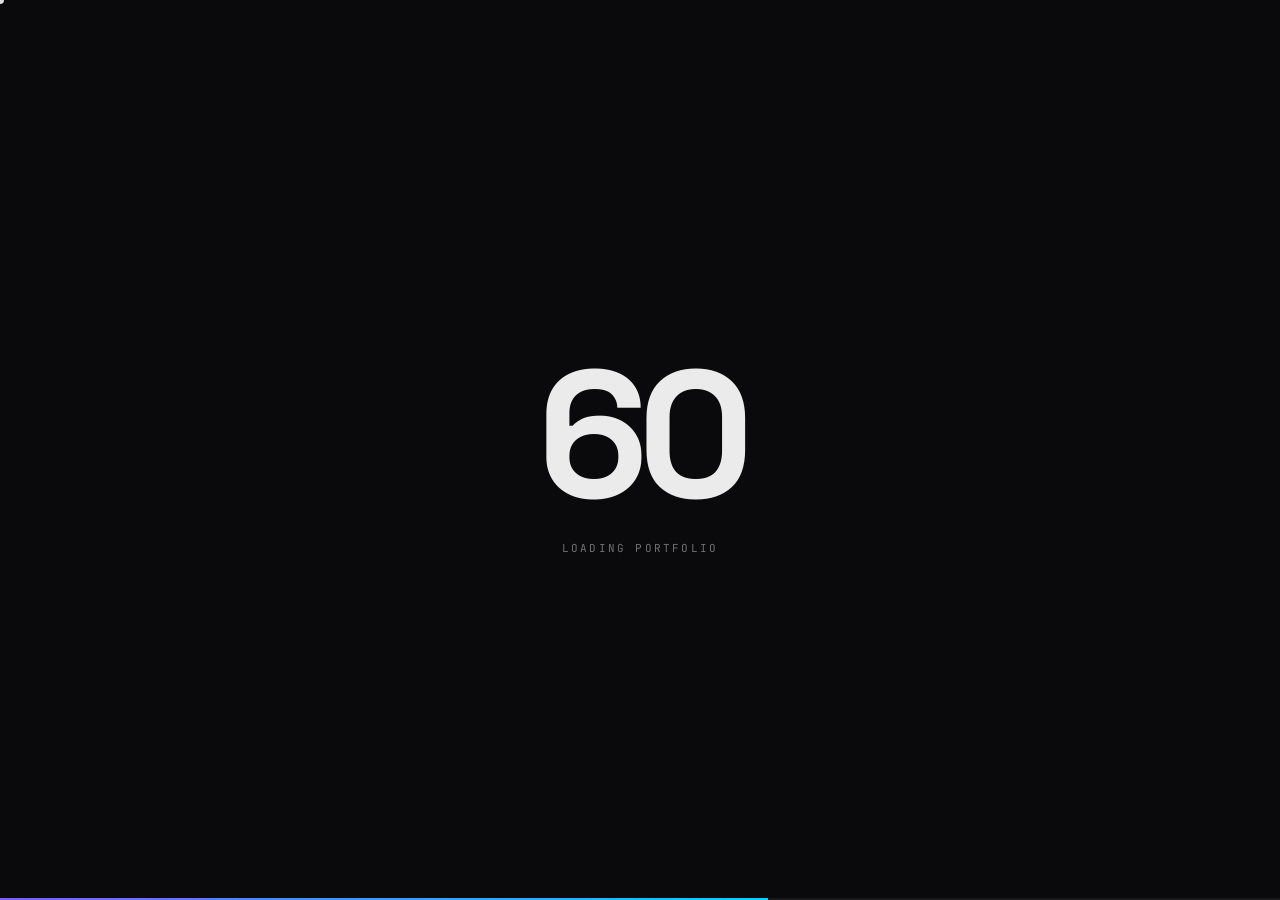
<file: index.html>
<!doctype html>
<html lang="en">
<head>
  <meta charset="utf-8" />
  <meta name="viewport" content="width=device-width, initial-scale=1" />
  <title>Steven Zhang — Portfolio</title>
  <link rel="preconnect" href="https://fonts.googleapis.com" />
  <link rel="preconnect" href="https://fonts.gstatic.com" crossorigin />
  <link href="https://fonts.googleapis.com/css2?family=Space+Grotesk:wght@300;400;500;600;700&family=JetBrains+Mono:wght@400;500&display=swap" rel="stylesheet" />
  <link rel="stylesheet" href="styles.css" />
</head>
<body>

  <!-- Animated background -->
  <canvas id="bg-canvas" aria-hidden="true"></canvas>

  <!-- Loader (home only) -->
  <div class="loader" id="loader">
    <div class="loader-count" id="loader-count">00</div>
    <div class="loader-label">Loading portfolio</div>
    <div class="loader-bar-track"><div class="loader-bar-fill" id="loader-bar"></div></div>
  </div>

  <!-- Nav -->
  <nav class="nav">
    <a class="nav-logo" href="index.html" data-cursor="Home">SZ</a>
    <div class="nav-links">
      <a class="nav-link" href="work.html" data-cursor="Work">Work</a>
      <a class="nav-link" href="experience.html" data-cursor="Experience">Experience</a>
      <a class="nav-link" href="about.html" data-cursor="About">About</a>
      <a class="nav-link" href="photos.html" data-cursor="Photos">Photos</a>
      <a class="nav-link" href="contact.html" data-cursor="Contact">Contact</a>
    </div>
  </nav>

  <!-- Hero -->
  <main class="home">
    <section class="home-hero">
      <div class="hero-eyebrow fade-up">M.S. Computer Science · Georgia Tech</div>

      <h1 class="hero-name">
        <span class="line name-first"><span class="reveal-wrap"><span class="reveal-inner d1">STEVEN</span></span></span>
        <span class="line name-last"><span class="reveal-wrap"><span class="reveal-inner d2">ZHANG</span></span></span>
      </h1>

      <div class="hero-bottom">
        <p class="hero-desc fade-up d4">
          Georgia&nbsp;Tech CS master's student, Ohio&nbsp;State CS&nbsp;&amp;&nbsp;Math grad. Passionate about backend, networking, and full-stack development. Always looking for the next problem to solve.
        </p>
        <div class="hero-meta fade-up d5">
          <span class="chip chip-avail">
            <span class="avail-dot"></span>
            Open to Work
          </span>
        </div>
      </div>
    </section>

    <div class="home-divider"></div>
  </main>

  <script src="bg.js"></script>
  <script src="script.js"></script>
</body>
</html>
</file>
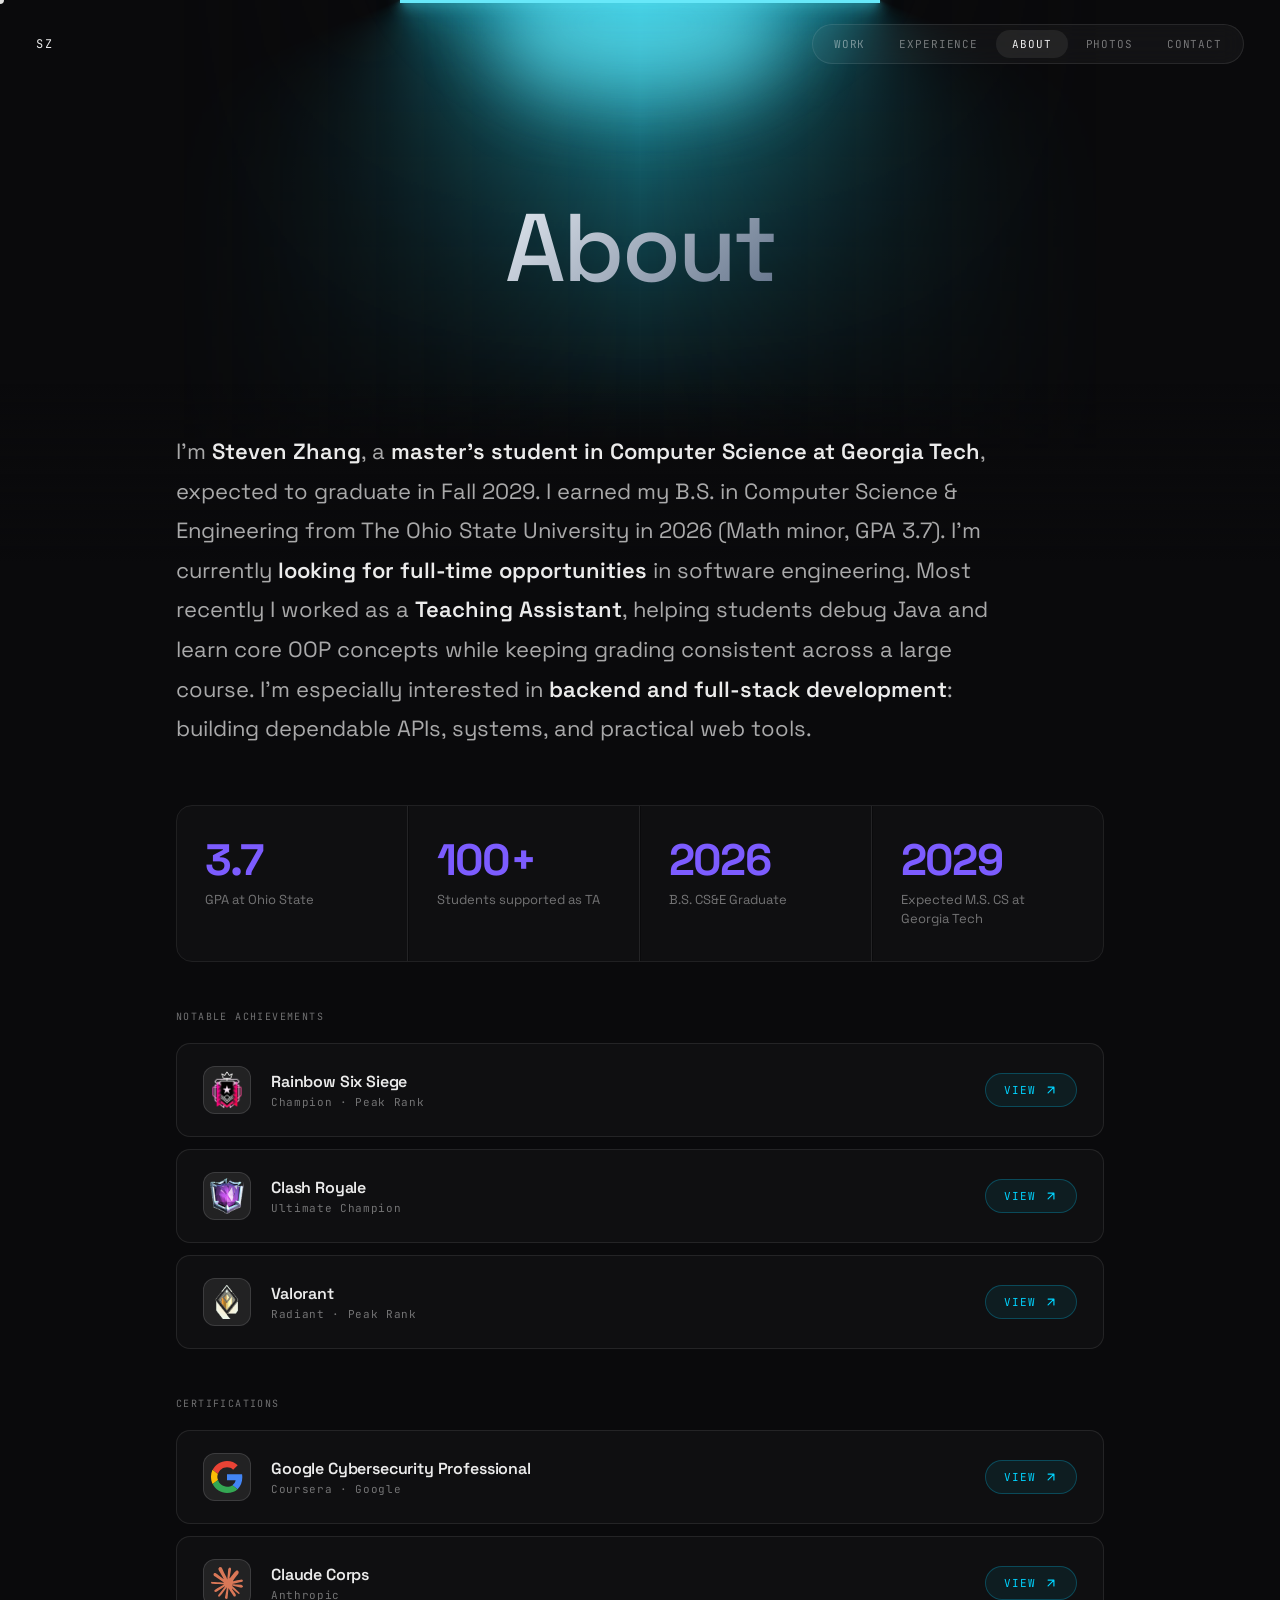
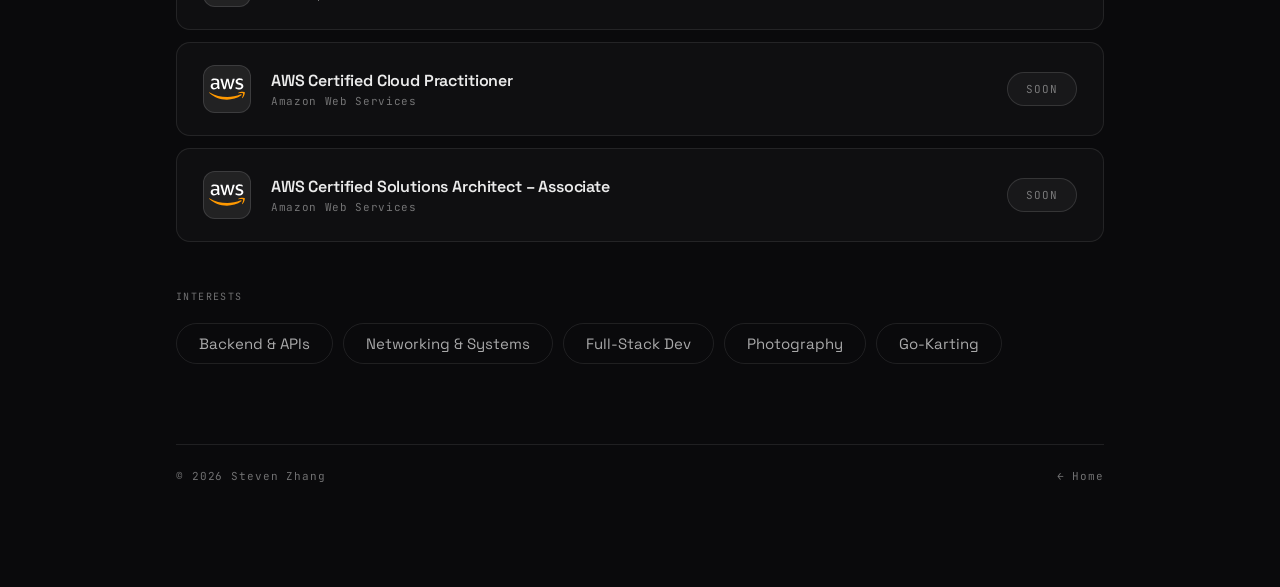
<file: about.html>
<!doctype html>
<html lang="en">
<head>
  <meta charset="utf-8" />
  <meta name="viewport" content="width=device-width, initial-scale=1" />
  <title>About — Steven Zhang</title>
  <link rel="preconnect" href="https://fonts.googleapis.com" />
  <link rel="preconnect" href="https://fonts.gstatic.com" crossorigin />
  <link href="https://fonts.googleapis.com/css2?family=Space+Grotesk:wght@300;400;500;600;700&family=JetBrains+Mono:wght@400;500&display=swap" rel="stylesheet" />
  <link rel="stylesheet" href="styles.css" />
</head>
<body>

  <nav class="nav">
    <a class="nav-logo" href="index.html" data-cursor="Home">SZ</a>
    <div class="nav-links">
      <a class="nav-link" href="work.html" data-cursor="Work">Work</a>
      <a class="nav-link" href="experience.html" data-cursor="Experience">Experience</a>
      <a class="nav-link" href="about.html" data-cursor="About">About</a>
      <a class="nav-link" href="photos.html" data-cursor="Photos">Photos</a>
      <a class="nav-link" href="contact.html" data-cursor="Contact">Contact</a>
    </div>
  </nav>

  <main class="page-inner">
    <section class="lamp-hero">
      <div class="lamp-fx" aria-hidden="true">
        <div class="lamp-cone lamp-cone-l"></div>
        <div class="lamp-cone lamp-cone-r"></div>
        <div class="lamp-glow"></div>
        <div class="lamp-hotspot"></div>
        <div class="lamp-bar"></div>
      </div>
      <h2 class="lamp-title">About</h2>
    </section>

    <p class="about-text fade-up d2">
      I'm <strong>Steven Zhang</strong>, a <strong>master's student in Computer Science at Georgia Tech</strong>, expected to graduate in Fall 2029. I earned my B.S. in Computer Science &amp; Engineering from The Ohio State University in 2026 (Math minor, GPA 3.7). I'm currently <strong>looking for full-time opportunities</strong> in software engineering. Most recently I worked as a <strong>Teaching Assistant</strong>, helping students debug Java and learn core OOP concepts while keeping grading consistent across a large course. I'm especially interested in <strong>backend and full-stack development</strong>: building dependable APIs, systems, and practical web tools.
    </p>

    <div class="stats-row">
      <div class="stat reveal">
        <div class="stat-num">3.7</div>
        <div class="stat-label">GPA at Ohio State</div>
      </div>
      <div class="stat reveal d1">
        <div class="stat-num">100+</div>
        <div class="stat-label">Students supported as TA</div>
      </div>
      <div class="stat reveal d2">
        <div class="stat-num">2026</div>
        <div class="stat-label">B.S. CS&amp;E Graduate</div>
      </div>
      <div class="stat reveal d3">
        <div class="stat-num">2029</div>
        <div class="stat-label">Expected M.S. CS at Georgia Tech</div>
      </div>
    </div>

    <div class="certs-row">
      <div class="certs-label">Notable Achievements</div>
      <div class="certs-grid">

        <div class="cert-card reveal">
          <div class="cert-icon">
            <img src="image/logo-siege.png" alt="Rainbow Six Siege Champion rank emblem" height="38" style="display:block" />
          </div>
          <div class="cert-info">
            <div class="cert-name">Rainbow Six Siege</div>
            <div class="cert-issuer">Champion · Peak Rank</div>
          </div>
          <a class="cert-view" href="siege.html" data-cursor="View">
            <span>View</span>
            <svg width="14" height="14" viewBox="0 0 24 24" fill="none" stroke="currentColor" stroke-width="2" stroke-linecap="round" stroke-linejoin="round">
              <path d="M7 17L17 7M17 7H7M17 7v10"/>
            </svg>
          </a>
        </div>

        <div class="cert-card reveal d1">
          <div class="cert-icon">
            <img src="image/logo-cr.png" alt="Clash Royale Ultimate Champion league badge" height="36" style="display:block" />
          </div>
          <div class="cert-info">
            <div class="cert-name">Clash Royale</div>
            <div class="cert-issuer">Ultimate Champion</div>
          </div>
          <a class="cert-view" href="clash-royale.html" data-cursor="View">
            <span>View</span>
            <svg width="14" height="14" viewBox="0 0 24 24" fill="none" stroke="currentColor" stroke-width="2" stroke-linecap="round" stroke-linejoin="round">
              <path d="M7 17L17 7M17 7H7M17 7v10"/>
            </svg>
          </a>
        </div>

        <div class="cert-card reveal d2">
          <div class="cert-icon">
            <img src="image/logo-radiant.png" alt="Valorant Radiant rank icon" width="34" style="display:block" />
          </div>
          <div class="cert-info">
            <div class="cert-name">Valorant</div>
            <div class="cert-issuer">Radiant · Peak Rank</div>
          </div>
          <a class="cert-view" href="valorant.html" data-cursor="View">
            <span>View</span>
            <svg width="14" height="14" viewBox="0 0 24 24" fill="none" stroke="currentColor" stroke-width="2" stroke-linecap="round" stroke-linejoin="round">
              <path d="M7 17L17 7M17 7H7M17 7v10"/>
            </svg>
          </a>
        </div>

      </div>
    </div>

    <div class="certs-row">
      <div class="certs-label">Certifications</div>
      <div class="certs-grid">
        <div class="cert-card reveal">
          <div class="cert-icon cert-icon-google">
            <svg viewBox="0 0 48 48" width="32" height="32">
              <path fill="#EA4335" d="M24 9.5c3.54 0 6.71 1.22 9.21 3.6l6.85-6.85C35.9 2.38 30.47 0 24 0 14.62 0 6.51 5.38 2.56 13.22l7.98 6.19C12.43 13.72 17.74 9.5 24 9.5z"/>
              <path fill="#4285F4" d="M46.98 24.55c0-1.57-.15-3.09-.38-4.55H24v9.02h12.94c-.58 2.96-2.26 5.48-4.78 7.18l7.73 6c4.51-4.18 7.09-10.36 7.09-17.65z"/>
              <path fill="#FBBC05" d="M10.53 28.59A14.5 14.5 0 0 1 9.5 24c0-1.59.28-3.14.76-4.59l-7.98-6.19A23.99 23.99 0 0 0 0 24c0 3.77.9 7.35 2.56 10.52l7.97-5.93z"/>
              <path fill="#34A853" d="M24 48c6.48 0 11.93-2.13 15.89-5.81l-7.73-6c-2.15 1.45-4.92 2.3-8.16 2.3-6.26 0-11.57-4.22-13.47-9.91l-7.98 5.93C6.51 42.62 14.62 48 24 48z"/>
            </svg>
          </div>
          <div class="cert-info">
            <div class="cert-name">Google Cybersecurity Professional</div>
            <div class="cert-issuer">Coursera · Google</div>
          </div>
          <a class="cert-view" href="documents/Coursera W7SBG3MQ8JMS.pdf" target="_blank" rel="noopener" data-cursor="View">
            <span>View</span>
            <svg width="14" height="14" viewBox="0 0 24 24" fill="none" stroke="currentColor" stroke-width="2" stroke-linecap="round" stroke-linejoin="round">
              <path d="M7 17L17 7M17 7H7M17 7v10"/>
            </svg>
          </a>
        </div>
        <div class="cert-card reveal d1">
          <div class="cert-icon">
            <svg viewBox="0 -.01 39.5 39.53" width="32" height="32" fill="none" xmlns="http://www.w3.org/2000/svg">
              <path d="m7.75 26.27 7.77-4.36.13-.38-.13-.21h-.38l-1.3-.08-4.44-.12-3.85-.16-3.73-.2-.94-.2-.88-1.16.09-.58.79-.53 1.13.1 2.5.17 3.75.26 2.72.16 4.03.42h.64l.09-.26-.22-.16-.17-.16-3.88-2.63-4.2-2.78-2.2-1.6-1.19-.81-.6-.76-.26-1.66 1.08-1.19 1.45.1.37.1 1.47 1.13 3.14 2.43 4.1 3.02.6.5.24-.17.03-.12-.27-.45-2.23-4.03-2.38-4.1-1.06-1.7-.28-1.02c-.1-.42-.17-.77-.17-1.2l1.23-1.67.68-.22 1.64.22.69.6 1.02 2.33 1.65 3.67 2.56 4.99.75 1.48.4 1.37.15.42h.26v-.24l.21-2.81.39-3.45.38-4.44.13-1.25.62-1.5 1.23-.81.96.46.79 1.13-.11.73-.47 3.05-.92 4.78-.6 3.2h.35l.4-.4 1.62-2.15 2.72-3.4 1.2-1.35 1.4-1.49.9-.71h1.7l1.25 1.86-.56 1.92-1.75 2.22-1.45 1.88-2.08 2.8-1.3 2.24.12.18.31-.03 4.7-1 2.54-.46 3.03-.52 1.37.64.15.65-.54 1.33-3.24.8-3.8.76-5.66 1.34-.07.05.08.1 2.55.24 1.09.06h2.67l4.97.37 1.3.86.78 1.05-.13.8-2 1.02-2.7-.64-6.3-1.5-2.16-.54h-.3v.18l1.8 1.76 3.3 2.98 4.13 3.84.21.95-.53.75-.56-.08-3.63-2.73-1.4-1.23-3.17-2.67h-.21v.28l.73 1.07 3.86 5.8.2 1.78-.28.58-1 .35-1.1-.2-2.26-3.17-2.33-3.57-1.88-3.2-.23.13-1.11 11.95-.52.61-1.2.46-1-.76-.53-1.23.53-2.43.64-3.17.52-2.52.47-3.13.28-1.04-.02-.07-.23.03-2.36 3.24-3.59 4.85-2.84 3.04-.68.27-1.18-.61.11-1.09.66-.97 3.93-5 2.37-3.1 1.53-1.79-.01-.26h-.09l-10.44 6.78-1.86.24-.8-.75.1-1.23.38-.4 3.14-2.16z" fill="#d97757"/>
            </svg>
          </div>
          <div class="cert-info">
            <div class="cert-name">Claude Corps</div>
            <div class="cert-issuer">Anthropic</div>
          </div>
          <a class="cert-view" href="documents/Steven_Zhang_Claude_Corps_Certificates.pdf" target="_blank" rel="noopener" data-cursor="View">
            <span>View</span>
            <svg width="14" height="14" viewBox="0 0 24 24" fill="none" stroke="currentColor" stroke-width="2" stroke-linecap="round" stroke-linejoin="round">
              <path d="M7 17L17 7M17 7H7M17 7v10"/>
            </svg>
          </a>
        </div>
        <div class="cert-card reveal d2">
          <div class="cert-icon">
            <svg viewBox="0 0 304 182" width="36" height="22" xmlns="http://www.w3.org/2000/svg">
              <path fill="#fff" d="M86.4,66.4c0,3.7,0.4,6.7,1.1,8.9c0.8,2.2,1.8,4.6,3.2,7.2c0.5,0.8,0.7,1.6,0.7,2.3c0,1-0.6,2-1.9,3l-6.3,4.2c-0.9,0.6-1.8,0.9-2.6,0.9c-1,0-2-0.5-3-1.4C76.2,90,75,88.4,74,86.8c-1-1.7-2-3.6-3.1-5.9c-7.8,9.2-17.6,13.8-29.4,13.8c-8.4,0-15.1-2.4-20-7.2c-4.9-4.8-7.4-11.2-7.4-19.2c0-8.5,3-15.4,9.1-20.6c6.1-5.2,14.2-7.8,24.5-7.8c3.4,0,6.9,0.3,10.6,0.8c3.7,0.5,7.5,1.3,11.5,2.2v-7.3c0-7.6-1.6-12.9-4.7-16c-3.2-3.1-8.6-4.6-16.3-4.6c-3.5,0-7.1,0.4-10.8,1.3c-3.7,0.9-7.3,2-10.8,3.4c-1.6,0.7-2.8,1.1-3.5,1.3c-0.7,0.2-1.2,0.3-1.6,0.3c-1.4,0-2.1-1-2.1-3.1v-4.9c0-1.6,0.2-2.8,0.7-3.5c0.5-0.7,1.4-1.4,2.8-2.1c3.5-1.8,7.7-3.3,12.6-4.5c4.9-1.3,10.1-1.9,15.6-1.9c11.9,0,20.6,2.7,26.2,8.1c5.5,5.4,8.3,13.6,8.3,24.6V66.4z M45.8,81.6c3.3,0,6.7-0.6,10.3-1.8c3.6-1.2,6.8-3.4,9.5-6.4c1.6-1.9,2.8-4,3.4-6.4c0.6-2.4,1-5.3,1-8.7v-4.2c-2.9-0.7-6-1.3-9.2-1.7c-3.2-0.4-6.3-0.6-9.4-0.6c-6.7,0-11.6,1.3-14.9,4c-3.3,2.7-4.9,6.5-4.9,11.5c0,4.7,1.2,8.2,3.7,10.6C37.7,80.4,41.2,81.6,45.8,81.6z M126.1,92.4c-1.8,0-3-0.3-3.8-1c-0.8-0.6-1.5-2-2.1-3.9L96.7,10.2c-0.6-2-0.9-3.3-0.9-4c0-1.6,0.8-2.5,2.4-2.5h9.8c1.9,0,3.2,0.3,3.9,1c0.8,0.6,1.4,2,2,3.9l16.8,66.2l15.6-66.2c0.5-2,1.1-3.3,1.9-3.9c0.8-0.6,2.2-1,4-1h8c1.9,0,3.2,0.3,4,1c0.8,0.6,1.5,2,1.9,3.9l15.8,67l17.3-67c0.6-2,1.3-3.3,2-3.9c0.8-0.6,2.1-1,3.9-1h9.3c1.6,0,2.5,0.8,2.5,2.5c0,0.5-0.1,1-0.2,1.6c-0.1,0.6-0.3,1.4-0.7,2.5l-24.1,77.3c-0.6,2-1.3,3.3-2.1,3.9c-0.8,0.6-2.1,1-3.8,1h-8.6c-1.9,0-3.2-0.3-4-1c-0.8-0.7-1.5-2-1.9-4L156,23l-15.4,64.4c-0.5,2-1.1,3.3-1.9,4c-0.8,0.7-2.2,1-4,1H126.1z M254.6,95.1c-5.2,0-10.4-0.6-15.4-1.8c-5-1.2-8.9-2.5-11.5-4c-1.6-0.9-2.7-1.9-3.1-2.8c-0.4-0.9-0.6-1.9-0.6-2.8v-5.1c0-2.1,0.8-3.1,2.3-3.1c0.6,0,1.2,0.1,1.8,0.3c0.6,0.2,1.5,0.6,2.5,1c3.4,1.5,7.1,2.7,11,3.5c4,0.8,7.9,1.2,11.9,1.2c6.3,0,11.2-1.1,14.6-3.3c3.4-2.2,5.2-5.4,5.2-9.5c0-2.8-0.9-5.1-2.7-7c-1.8-1.9-5.2-3.6-10.1-5.2L246,52c-7.3-2.3-12.7-5.7-16-10.2c-3.3-4.4-5-9.3-5-14.5c0-4.2,0.9-7.9,2.7-11.1c1.8-3.2,4.2-6,7.2-8.2c3-2.3,6.4-4,10.4-5.2c4-1.2,8.2-1.7,12.6-1.7c2.2,0,4.5,0.1,6.7,0.4c2.3,0.3,4.4,0.7,6.5,1.1c2,0.5,3.9,1,5.7,1.6c1.8,0.6,3.2,1.2,4.2,1.8c1.4,0.8,2.4,1.6,3,2.5c0.6,0.8,0.9,1.9,0.9,3.3v4.7c0,2.1-0.8,3.2-2.3,3.2c-0.8,0-2.1-0.4-3.8-1.2c-5.7-2.6-12.1-3.9-19.2-3.9c-5.7,0-10.2,0.9-13.3,2.8c-3.1,1.9-4.7,4.8-4.7,8.9c0,2.8,1,5.2,3,7.1c2,1.9,5.7,3.8,11,5.5l14.2,4.5c7.2,2.3,12.4,5.5,15.5,9.6c3.1,4.1,4.6,8.8,4.6,14c0,4.3-0.9,8.2-2.6,11.6c-1.8,3.4-4.2,6.4-7.3,8.8c-3.1,2.5-6.8,4.3-11.1,5.6C264.4,94.4,259.7,95.1,254.6,95.1z"/>
              <path fill="#FF9900" fill-rule="evenodd" clip-rule="evenodd" d="M273.5,143.7c-32.9,24.3-80.7,37.2-121.8,37.2c-57.6,0-109.5-21.3-148.7-56.7c-3.1-2.8-0.3-6.6,3.4-4.4c42.4,24.6,94.7,39.5,148.8,39.5c36.5,0,76.6-7.6,113.5-23.2C274.2,133.6,278.9,139.7,273.5,143.7z"/>
              <path fill="#FF9900" fill-rule="evenodd" clip-rule="evenodd" d="M287.2,128.1c-4.2-5.4-27.8-2.6-38.5-1.3c-3.2,0.4-3.7-2.4-0.8-4.5c18.8-13.2,49.7-9.4,53.3-5c3.6,4.5-1,35.4-18.6,50.2c-2.7,2.3-5.3,1.1-4.1-1.9C282.5,155.7,291.4,133.4,287.2,128.1z"/>
            </svg>
          </div>
          <div class="cert-info">
            <div class="cert-name">AWS Certified Cloud Practitioner</div>
            <div class="cert-issuer">Amazon Web Services</div>
          </div>
          <span class="cert-soon">Soon</span>
        </div>
        <div class="cert-card reveal d3">
          <div class="cert-icon">
            <svg viewBox="0 0 304 182" width="36" height="22" xmlns="http://www.w3.org/2000/svg">
              <path fill="#fff" d="M86.4,66.4c0,3.7,0.4,6.7,1.1,8.9c0.8,2.2,1.8,4.6,3.2,7.2c0.5,0.8,0.7,1.6,0.7,2.3c0,1-0.6,2-1.9,3l-6.3,4.2c-0.9,0.6-1.8,0.9-2.6,0.9c-1,0-2-0.5-3-1.4C76.2,90,75,88.4,74,86.8c-1-1.7-2-3.6-3.1-5.9c-7.8,9.2-17.6,13.8-29.4,13.8c-8.4,0-15.1-2.4-20-7.2c-4.9-4.8-7.4-11.2-7.4-19.2c0-8.5,3-15.4,9.1-20.6c6.1-5.2,14.2-7.8,24.5-7.8c3.4,0,6.9,0.3,10.6,0.8c3.7,0.5,7.5,1.3,11.5,2.2v-7.3c0-7.6-1.6-12.9-4.7-16c-3.2-3.1-8.6-4.6-16.3-4.6c-3.5,0-7.1,0.4-10.8,1.3c-3.7,0.9-7.3,2-10.8,3.4c-1.6,0.7-2.8,1.1-3.5,1.3c-0.7,0.2-1.2,0.3-1.6,0.3c-1.4,0-2.1-1-2.1-3.1v-4.9c0-1.6,0.2-2.8,0.7-3.5c0.5-0.7,1.4-1.4,2.8-2.1c3.5-1.8,7.7-3.3,12.6-4.5c4.9-1.3,10.1-1.9,15.6-1.9c11.9,0,20.6,2.7,26.2,8.1c5.5,5.4,8.3,13.6,8.3,24.6V66.4z M45.8,81.6c3.3,0,6.7-0.6,10.3-1.8c3.6-1.2,6.8-3.4,9.5-6.4c1.6-1.9,2.8-4,3.4-6.4c0.6-2.4,1-5.3,1-8.7v-4.2c-2.9-0.7-6-1.3-9.2-1.7c-3.2-0.4-6.3-0.6-9.4-0.6c-6.7,0-11.6,1.3-14.9,4c-3.3,2.7-4.9,6.5-4.9,11.5c0,4.7,1.2,8.2,3.7,10.6C37.7,80.4,41.2,81.6,45.8,81.6z M126.1,92.4c-1.8,0-3-0.3-3.8-1c-0.8-0.6-1.5-2-2.1-3.9L96.7,10.2c-0.6-2-0.9-3.3-0.9-4c0-1.6,0.8-2.5,2.4-2.5h9.8c1.9,0,3.2,0.3,3.9,1c0.8,0.6,1.4,2,2,3.9l16.8,66.2l15.6-66.2c0.5-2,1.1-3.3,1.9-3.9c0.8-0.6,2.2-1,4-1h8c1.9,0,3.2,0.3,4,1c0.8,0.6,1.5,2,1.9,3.9l15.8,67l17.3-67c0.6-2,1.3-3.3,2-3.9c0.8-0.6,2.1-1,3.9-1h9.3c1.6,0,2.5,0.8,2.5,2.5c0,0.5-0.1,1-0.2,1.6c-0.1,0.6-0.3,1.4-0.7,2.5l-24.1,77.3c-0.6,2-1.3,3.3-2.1,3.9c-0.8,0.6-2.1,1-3.8,1h-8.6c-1.9,0-3.2-0.3-4-1c-0.8-0.7-1.5-2-1.9-4L156,23l-15.4,64.4c-0.5,2-1.1,3.3-1.9,4c-0.8,0.7-2.2,1-4,1H126.1z M254.6,95.1c-5.2,0-10.4-0.6-15.4-1.8c-5-1.2-8.9-2.5-11.5-4c-1.6-0.9-2.7-1.9-3.1-2.8c-0.4-0.9-0.6-1.9-0.6-2.8v-5.1c0-2.1,0.8-3.1,2.3-3.1c0.6,0,1.2,0.1,1.8,0.3c0.6,0.2,1.5,0.6,2.5,1c3.4,1.5,7.1,2.7,11,3.5c4,0.8,7.9,1.2,11.9,1.2c6.3,0,11.2-1.1,14.6-3.3c3.4-2.2,5.2-5.4,5.2-9.5c0-2.8-0.9-5.1-2.7-7c-1.8-1.9-5.2-3.6-10.1-5.2L246,52c-7.3-2.3-12.7-5.7-16-10.2c-3.3-4.4-5-9.3-5-14.5c0-4.2,0.9-7.9,2.7-11.1c1.8-3.2,4.2-6,7.2-8.2c3-2.3,6.4-4,10.4-5.2c4-1.2,8.2-1.7,12.6-1.7c2.2,0,4.5,0.1,6.7,0.4c2.3,0.3,4.4,0.7,6.5,1.1c2,0.5,3.9,1,5.7,1.6c1.8,0.6,3.2,1.2,4.2,1.8c1.4,0.8,2.4,1.6,3,2.5c0.6,0.8,0.9,1.9,0.9,3.3v4.7c0,2.1-0.8,3.2-2.3,3.2c-0.8,0-2.1-0.4-3.8-1.2c-5.7-2.6-12.1-3.9-19.2-3.9c-5.7,0-10.2,0.9-13.3,2.8c-3.1,1.9-4.7,4.8-4.7,8.9c0,2.8,1,5.2,3,7.1c2,1.9,5.7,3.8,11,5.5l14.2,4.5c7.2,2.3,12.4,5.5,15.5,9.6c3.1,4.1,4.6,8.8,4.6,14c0,4.3-0.9,8.2-2.6,11.6c-1.8,3.4-4.2,6.4-7.3,8.8c-3.1,2.5-6.8,4.3-11.1,5.6C264.4,94.4,259.7,95.1,254.6,95.1z"/>
              <path fill="#FF9900" fill-rule="evenodd" clip-rule="evenodd" d="M273.5,143.7c-32.9,24.3-80.7,37.2-121.8,37.2c-57.6,0-109.5-21.3-148.7-56.7c-3.1-2.8-0.3-6.6,3.4-4.4c42.4,24.6,94.7,39.5,148.8,39.5c36.5,0,76.6-7.6,113.5-23.2C274.2,133.6,278.9,139.7,273.5,143.7z"/>
              <path fill="#FF9900" fill-rule="evenodd" clip-rule="evenodd" d="M287.2,128.1c-4.2-5.4-27.8-2.6-38.5-1.3c-3.2,0.4-3.7-2.4-0.8-4.5c18.8-13.2,49.7-9.4,53.3-5c3.6,4.5-1,35.4-18.6,50.2c-2.7,2.3-5.3,1.1-4.1-1.9C282.5,155.7,291.4,133.4,287.2,128.1z"/>
            </svg>
          </div>
          <div class="cert-info">
            <div class="cert-name">AWS Certified Solutions Architect – Associate</div>
            <div class="cert-issuer">Amazon Web Services</div>
          </div>
          <span class="cert-soon">Soon</span>
        </div>
      </div>
    </div>

    <div class="interests-row">
      <div class="interests-label">Interests</div>
      <div class="interest-pills">
        <span class="int-pill reveal">Backend &amp; APIs</span>
        <span class="int-pill reveal d1">Networking &amp; Systems</span>
        <span class="int-pill reveal d2">Full-Stack Dev</span>
        <span class="int-pill reveal d3">Photography</span>
        <span class="int-pill reveal d4">Go-Karting</span>
      </div>
    </div>

    <footer class="page-footer">
      <span class="footer-copy">© <span id="year"></span> Steven Zhang</span>
      <a class="footer-copy" href="index.html" data-cursor="Home" style="text-decoration: none;">← Home</a>
    </footer>
  </main>

  <script src="script.js"></script>
</body>
</html>
</file>
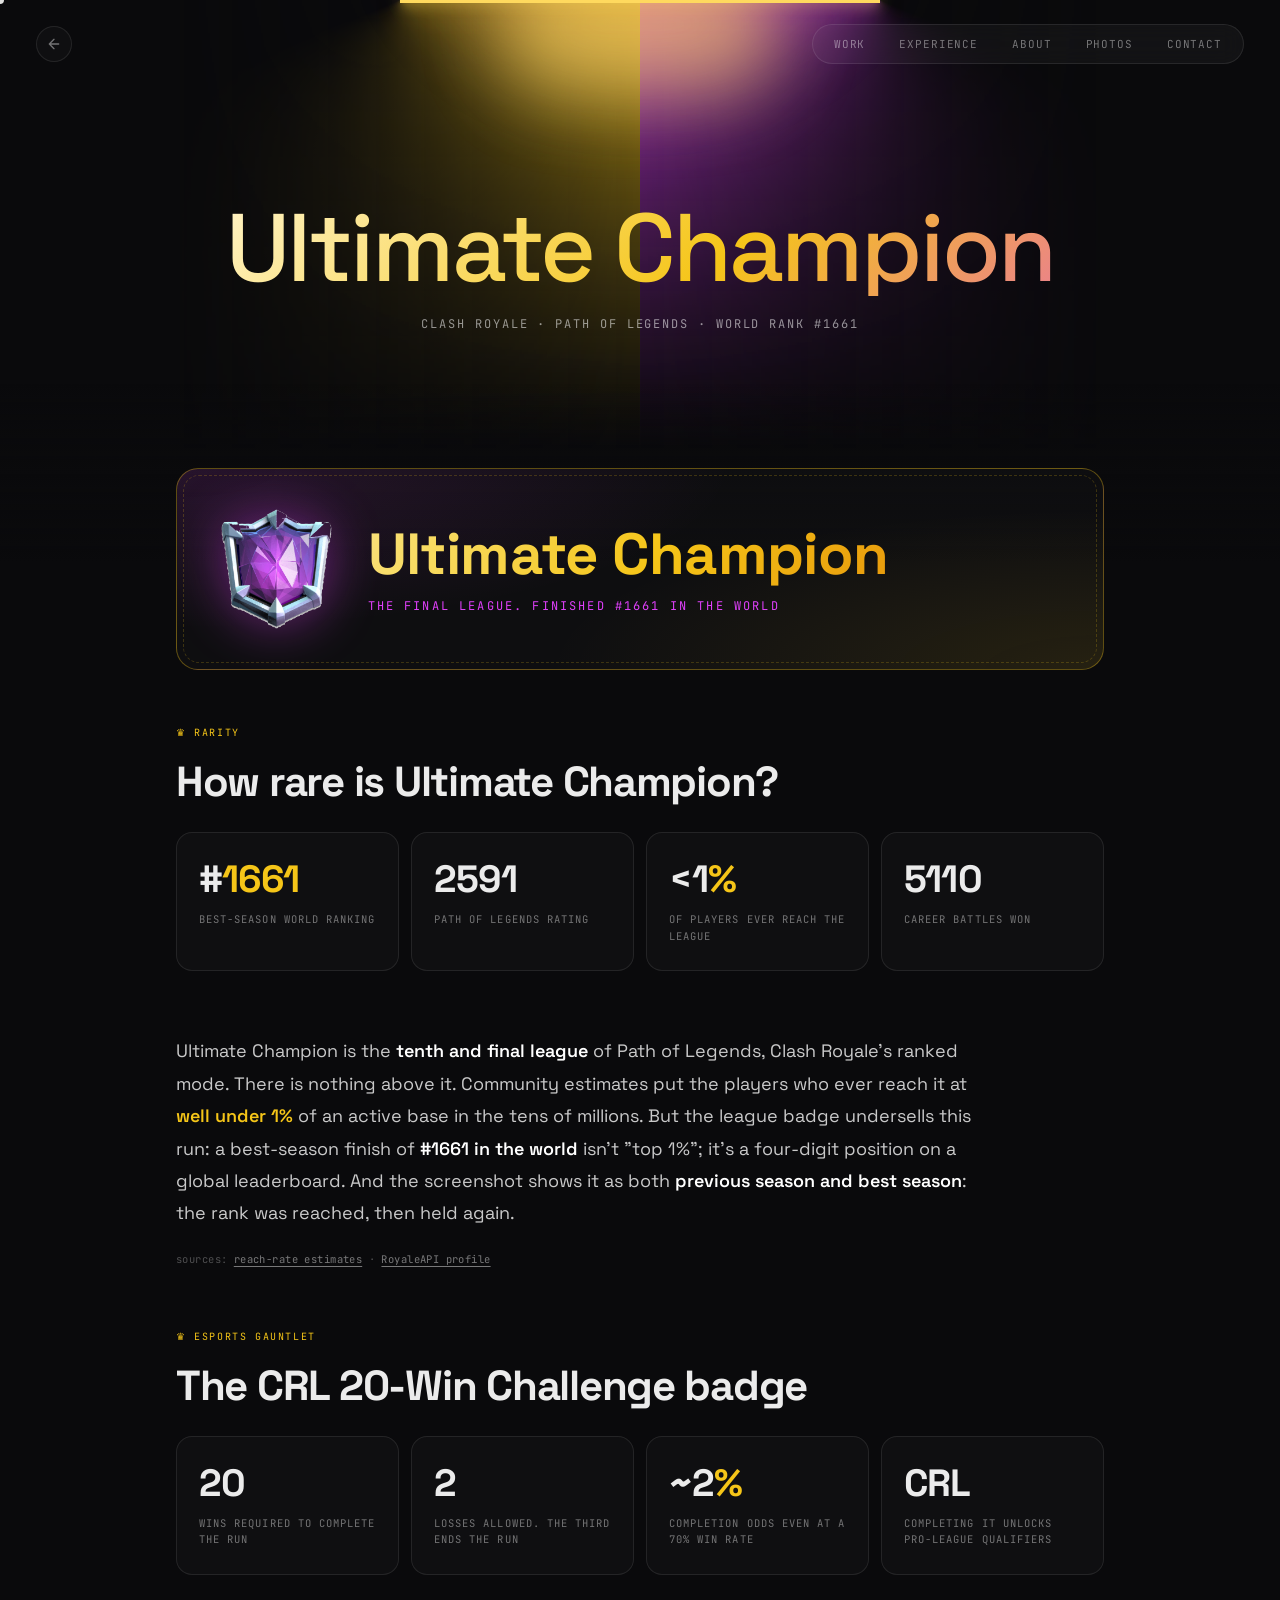
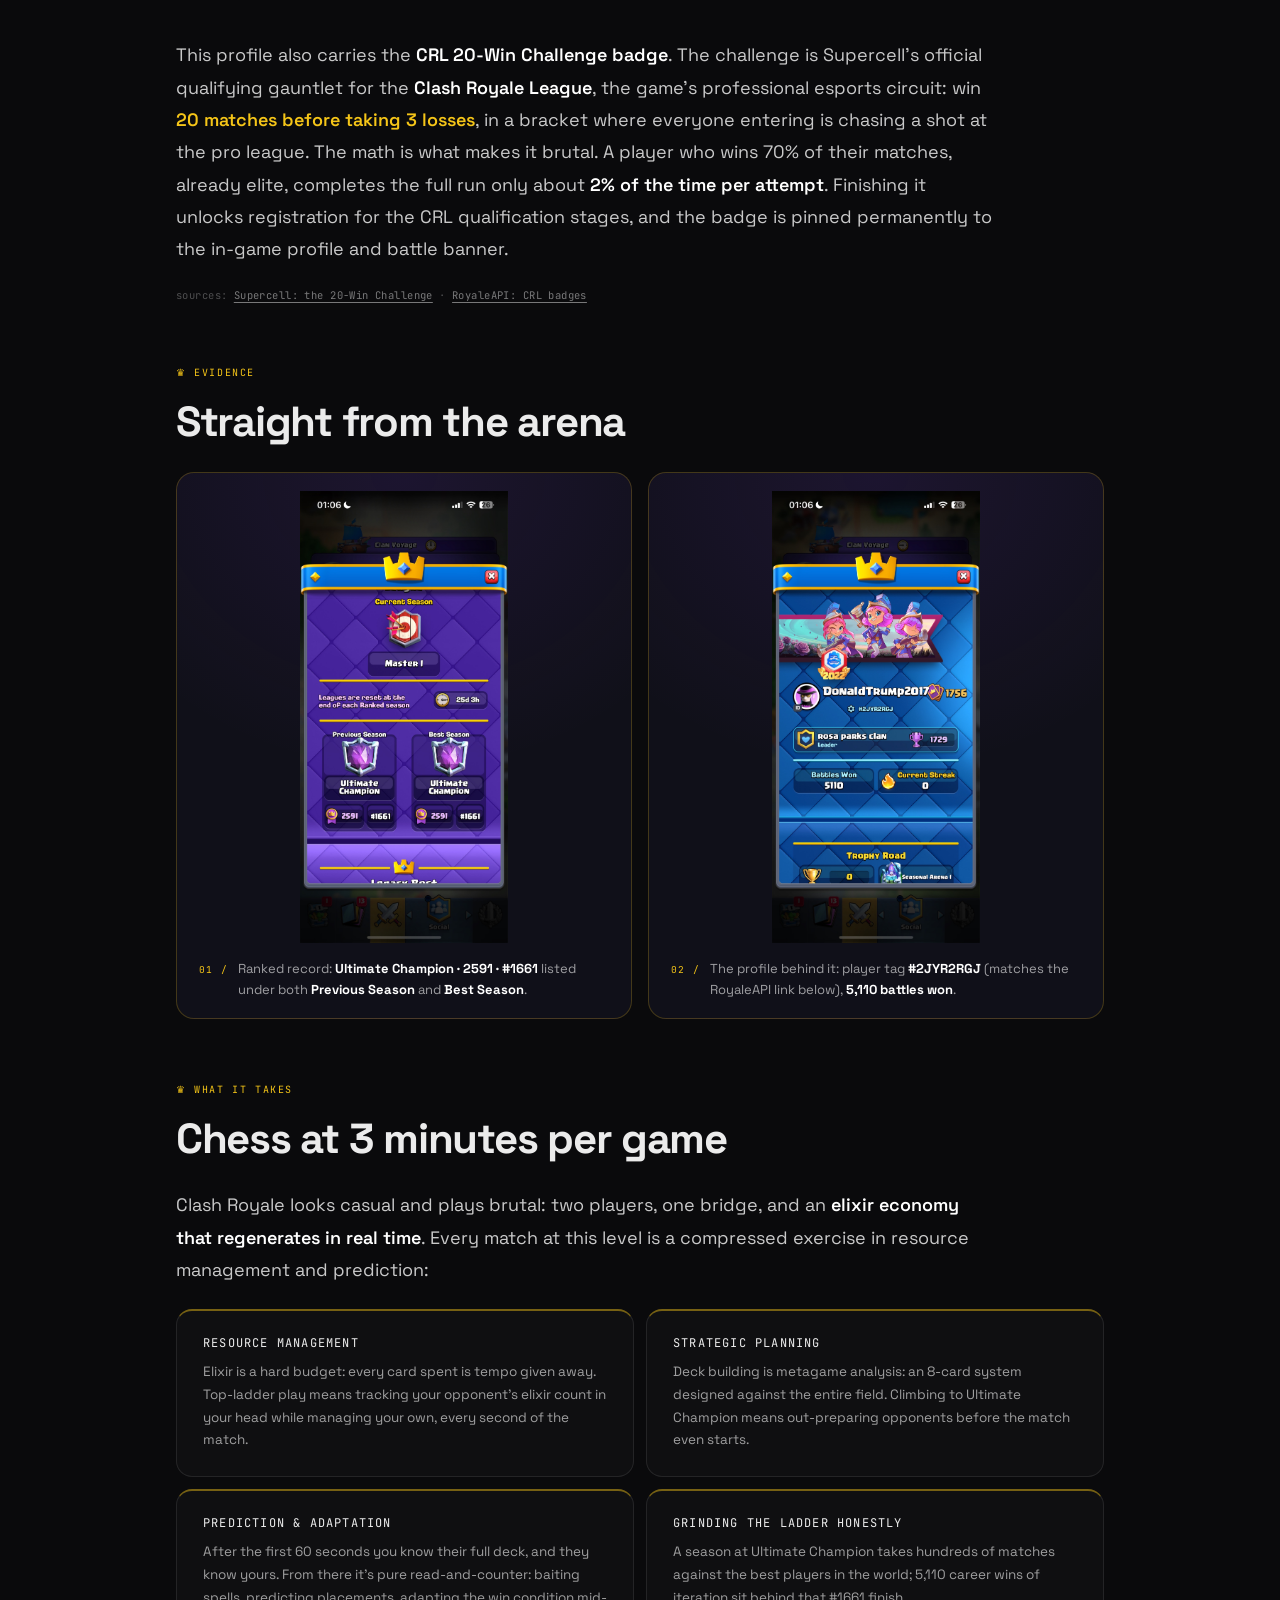
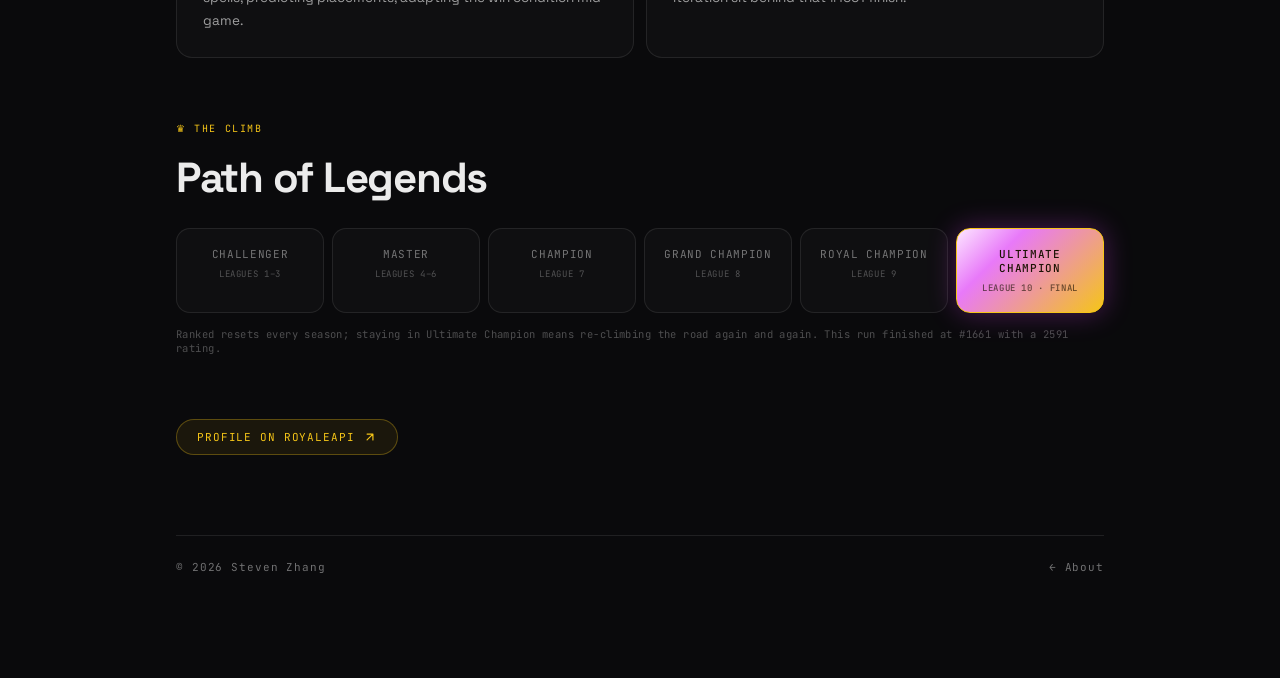
<file: clash-royale.html>
<!doctype html>
<html lang="en">
<head>
  <meta charset="utf-8" />
  <meta name="viewport" content="width=device-width, initial-scale=1" />
  <title>Clash Royale — Ultimate Champion — Steven Zhang</title>
  <link rel="preconnect" href="https://fonts.googleapis.com" />
  <link rel="preconnect" href="https://fonts.gstatic.com" crossorigin />
  <link href="https://fonts.googleapis.com/css2?family=Space+Grotesk:wght@300;400;500;600;700&family=JetBrains+Mono:wght@400;500&display=swap" rel="stylesheet" />
  <link rel="stylesheet" href="styles.css" />
  <style>
    :root {
      --cr-gold: #f5c518;
      --cr-purple: #8b3ff2;
      --cr-magenta: #e040fb;
    }

    /* ── Tint the lamp hero royal gold ───────────────── */
    .lamp-cone-l { background: conic-gradient(from 70deg at center top, rgba(245,197,24,0.85) 0%, transparent 50%, transparent 100%); }
    .lamp-cone-r { background: conic-gradient(from 290deg at center top, transparent 0%, transparent 50%, rgba(224,64,251,0.85) 100%); }
    .lamp-glow { background: radial-gradient(ellipse 55% 100% at center top, rgba(245,197,24,0.45) 0%, rgba(224,64,251,0.16) 35%, rgba(139,63,242,0.05) 65%, transparent 85%); }
    .lamp-hotspot { background: #ffd95e; }
    .lamp-bar { background: #ffd95e; box-shadow: 0 0 14px rgba(255,217,94,0.9), 0 0 36px rgba(245,197,24,0.45); }
    .lamp-title { background: linear-gradient(135deg, #fff3c4 0%, #f5c518 60%, #e040fb 140%); -webkit-background-clip: text; background-clip: text; }

    /* ── Rank statement: a royal card ────────────────── */
    .cr-statement {
      display: flex; align-items: center; gap: 36px;
      padding: 40px 44px;
      margin-bottom: 56px;
      border-radius: 22px;
      border: 1px solid rgba(245,197,24,0.35);
      background:
        radial-gradient(120% 160% at 0% 0%, rgba(224,64,251,0.12) 0%, transparent 50%),
        radial-gradient(120% 160% at 100% 100%, rgba(245,197,24,0.1) 0%, transparent 50%),
        rgba(255,255,255,0.02);
      position: relative;
      overflow: hidden;
    }
    .cr-statement::before {
      content: '';
      position: absolute; inset: 6px;
      border-radius: 16px;
      border: 1px dashed rgba(245,197,24,0.2);
      pointer-events: none;
    }
    .cr-badge { flex-shrink: 0; filter: drop-shadow(0 0 26px rgba(224,64,251,0.45)); }
    .cr-rank-name {
      font-size: clamp(34px, 5.4vw, 58px);
      font-weight: 700;
      letter-spacing: -0.01em;
      line-height: 1.05;
    }
    .cr-rank-name em {
      font-style: normal;
      background: linear-gradient(120deg, #f9e27a, #f5c518 55%, #e89b0c);
      -webkit-background-clip: text; background-clip: text;
      color: transparent;
    }
    .cr-rank-sub {
      font-family: var(--mono); font-size: 12px;
      letter-spacing: 0.18em; text-transform: uppercase;
      color: var(--cr-magenta);
      margin-top: 14px;
    }

    /* ── Section headers ─────────────────────────────── */
    .section-label {
      font-family: var(--mono); font-size: 10px;
      letter-spacing: 0.16em; text-transform: uppercase;
      color: var(--cr-gold);
      margin-bottom: 16px;
    }
    .section-title {
      font-size: clamp(28px, 4vw, 42px);
      font-weight: 700; letter-spacing: -0.03em;
      margin-bottom: 24px;
    }

    /* ── Stat grid ───────────────────────────────────── */
    .cr-stats {
      display: grid;
      grid-template-columns: repeat(4, 1fr);
      gap: 12px;
      margin-bottom: 64px;
    }
    .cr-stat {
      padding: 26px 22px;
      border: 1px solid var(--border);
      border-radius: 16px;
      background: var(--surface);
      transition: border-color 0.3s, background 0.3s;
    }
    .cr-stat:hover { border-color: rgba(245,197,24,0.45); background: var(--surface-hi); }
    .cr-stat-num {
      font-size: clamp(26px, 3.4vw, 38px);
      font-weight: 700; letter-spacing: -0.02em;
      line-height: 1.1;
    }
    .cr-stat-num span { color: var(--cr-gold); }
    .cr-stat-label {
      font-family: var(--mono); font-size: 10.5px;
      letter-spacing: 0.1em; text-transform: uppercase;
      color: var(--muted);
      margin-top: 10px;
      line-height: 1.6;
    }

    /* ── Copy ────────────────────────────────────────── */
    .cr-copy {
      font-size: clamp(16px, 2vw, 18px);
      line-height: 1.8;
      color: rgba(255,255,255,0.78);
      max-width: 68ch;
      margin-bottom: 22px;
    }
    .cr-copy strong { color: #fff; font-weight: 600; }
    .cr-copy em { font-style: normal; color: var(--cr-gold); font-weight: 600; }
    .cr-sources {
      font-family: var(--mono); font-size: 10.5px;
      color: var(--dim);
      letter-spacing: 0.04em;
      margin-bottom: 64px;
    }
    .cr-sources a { color: rgba(255,255,255,0.45); text-decoration: underline; text-underline-offset: 3px; }
    .cr-sources a:hover { color: var(--cr-gold); }

    /* ── Proof gallery ───────────────────────────────── */
    .cr-proofs {
      display: grid;
      grid-template-columns: 1fr 1fr;
      gap: 16px;
      margin-bottom: 64px;
    }
    .cr-proof {
      display: block;
      border: 1px solid rgba(245,197,24,0.22);
      border-radius: 18px;
      background:
        radial-gradient(140% 100% at 50% 0%, rgba(139,63,242,0.1) 0%, transparent 55%),
        #101019;
      overflow: hidden;
      transition: border-color 0.3s, transform 0.3s, box-shadow 0.3s;
    }
    .cr-proof:hover {
      border-color: rgba(245,197,24,0.55);
      transform: translateY(-4px);
      box-shadow: 0 16px 44px rgba(224,64,251,0.12);
    }
    .cr-proof img {
      display: block;
      width: 100%;
      height: 470px;
      object-fit: contain;
      padding: 18px 18px 0;
      box-sizing: border-box;
    }
    .cr-proof-cap {
      display: flex; align-items: baseline; gap: 10px;
      padding: 16px 22px 18px;
    }
    .cr-proof-tag {
      font-family: var(--mono); font-size: 9.5px;
      letter-spacing: 0.14em; text-transform: uppercase;
      color: var(--cr-gold);
      flex-shrink: 0;
    }
    .cr-proof-text {
      font-size: 13px; line-height: 1.6;
      color: rgba(255,255,255,0.6);
    }
    .cr-proof-text strong { color: #fff; }

    /* ── Skill cards ─────────────────────────────────── */
    .cr-skills {
      display: grid;
      grid-template-columns: 1fr 1fr;
      gap: 12px;
      margin-bottom: 64px;
    }
    .cr-skill {
      padding: 24px 26px;
      border: 1px solid var(--border);
      border-radius: 16px;
      background: var(--surface);
      border-top: 2px solid rgba(245,197,24,0.45);
    }
    .cr-skill-name {
      font-family: var(--mono); font-size: 12px;
      letter-spacing: 0.1em; text-transform: uppercase;
      margin-bottom: 10px;
    }
    .cr-skill-desc {
      font-size: 13.5px; line-height: 1.7;
      color: rgba(255,255,255,0.6);
    }

    /* ── League road ─────────────────────────────────── */
    .cr-road {
      display: flex; flex-wrap: wrap; gap: 8px;
      align-items: stretch;
      margin-bottom: 14px;
    }
    .cr-league {
      flex: 1; min-width: 120px;
      padding: 18px 12px;
      border: 1px solid var(--border);
      border-radius: 14px;
      background: var(--surface);
      text-align: center;
      font-family: var(--mono); font-size: 11px;
      letter-spacing: 0.06em; text-transform: uppercase;
      color: var(--muted);
    }
    .cr-league small {
      display: block;
      font-size: 9px;
      margin-top: 7px;
      color: var(--dim);
    }
    .cr-league-uc {
      color: #1c1304;
      font-weight: 500;
      background: linear-gradient(135deg, #fde7ff 0%, #e879f9 30%, #f5c518 100%);
      border-color: var(--cr-gold);
      box-shadow: 0 0 28px rgba(224,64,251,0.3);
    }
    .cr-league-uc small { color: rgba(28,19,4,0.65); }
    .cr-road-note {
      font-family: var(--mono); font-size: 10.5px;
      color: var(--dim);
      letter-spacing: 0.04em;
      margin-bottom: 64px;
    }

    /* ── External link ───────────────────────────────── */
    .cr-links { display: flex; gap: 12px; flex-wrap: wrap; margin-bottom: 64px; }
    .cr-link {
      display: inline-flex; align-items: center; gap: 8px;
      font-family: var(--mono); font-size: 11px;
      letter-spacing: 0.08em; text-transform: uppercase;
      padding: 10px 20px; border-radius: 999px;
      border: 1px solid rgba(245,197,24,0.3);
      background: rgba(245,197,24,0.07);
      color: var(--cr-gold);
      transition: background 0.2s, border-color 0.2s, color 0.2s;
      text-decoration: none;
    }
    .cr-link:hover {
      background: rgba(245,197,24,0.16);
      border-color: rgba(245,197,24,0.55);
      color: #fff;
    }

    @media (max-width: 860px) {
      .cr-stats { grid-template-columns: 1fr 1fr; }
    }
    @media (max-width: 760px) {
      .cr-statement { flex-direction: column; text-align: center; gap: 24px; padding: 32px 24px; }
      .cr-proofs { grid-template-columns: 1fr; }
      .cr-proof img { height: 420px; }
      .cr-skills { grid-template-columns: 1fr; }
    }
  </style>
</head>
<body>

  <nav class="nav">
    <a class="nav-back" href="about.html" data-cursor="Back" aria-label="Back to achievements">
      <svg width="16" height="16" viewBox="0 0 24 24" fill="none" stroke="currentColor" stroke-width="2" stroke-linecap="round" stroke-linejoin="round">
        <path d="M19 12H5M12 19l-7-7 7-7"/>
      </svg>
    </a>
    <div class="nav-links">
      <a class="nav-link" href="work.html" data-cursor="Work">Work</a>
      <a class="nav-link" href="experience.html" data-cursor="Experience">Experience</a>
      <a class="nav-link" href="about.html" data-cursor="About">About</a>
      <a class="nav-link" href="photos.html" data-cursor="Photos">Photos</a>
      <a class="nav-link" href="contact.html" data-cursor="Contact">Contact</a>
    </div>
  </nav>

  <main class="page-inner">

    <!-- Hero -->
    <section class="lamp-hero">
      <div class="lamp-fx" aria-hidden="true">
        <div class="lamp-cone lamp-cone-l"></div>
        <div class="lamp-cone lamp-cone-r"></div>
        <div class="lamp-glow"></div>
        <div class="lamp-hotspot"></div>
        <div class="lamp-bar"></div>
      </div>
      <h2 class="lamp-title">Ultimate Champion</h2>
      <span class="lamp-sub">Clash Royale · Path of Legends · World Rank #1661</span>
    </section>

    <!-- Rank statement -->
    <div class="cr-statement fade-up d2">
      <img class="cr-badge" src="image/logo-cr.png" alt="Clash Royale Ultimate Champion league badge" height="120" />
      <div>
        <div class="cr-rank-name"><em>Ultimate Champion</em></div>
        <div class="cr-rank-sub">The final league. Finished #1661 in the world</div>
      </div>
    </div>

    <!-- Rarity -->
    <section>
      <div class="section-label">♛ Rarity</div>
      <h3 class="section-title">How rare is Ultimate Champion?</h3>
      <div class="cr-stats">
        <div class="cr-stat reveal">
          <div class="cr-stat-num">#<span>1661</span></div>
          <div class="cr-stat-label">Best-season world ranking</div>
        </div>
        <div class="cr-stat reveal d1">
          <div class="cr-stat-num">2591</div>
          <div class="cr-stat-label">Path of Legends rating</div>
        </div>
        <div class="cr-stat reveal d2">
          <div class="cr-stat-num">&lt;1<span>%</span></div>
          <div class="cr-stat-label">Of players ever reach the league</div>
        </div>
        <div class="cr-stat reveal d3">
          <div class="cr-stat-num">5110</div>
          <div class="cr-stat-label">Career battles won</div>
        </div>
      </div>

      <p class="cr-copy reveal">
        Ultimate Champion is the <strong>tenth and final league</strong> of Path of Legends, Clash Royale's ranked mode. There is nothing above it. Community estimates put the players who ever reach it at <em>well under 1%</em> of an active base in the tens of millions. But the league badge undersells this run: a best-season finish of <strong>#1661 in the world</strong> isn't "top 1%"; it's a four-digit position on a global leaderboard. And the screenshot shows it as both <strong>previous season and best season</strong>: the rank was reached, then held again.
      </p>
      <p class="cr-sources reveal">
        sources: <a href="https://www.themecircle.net/what-percentage-of-players-reach-ultimate-champion-in-clash-royale/" target="_blank" rel="noopener">reach-rate estimates</a> · <a href="https://royaleapi.com/player/2JYR2RGJ" target="_blank" rel="noopener">RoyaleAPI profile</a>
      </p>
    </section>

    <!-- CRL 20-Win Challenge -->
    <section>
      <div class="section-label">♛ Esports Gauntlet</div>
      <h3 class="section-title">The CRL 20-Win Challenge badge</h3>
      <div class="cr-stats">
        <div class="cr-stat reveal">
          <div class="cr-stat-num">20</div>
          <div class="cr-stat-label">Wins required to complete the run</div>
        </div>
        <div class="cr-stat reveal d1">
          <div class="cr-stat-num">2</div>
          <div class="cr-stat-label">Losses allowed. The third ends the run</div>
        </div>
        <div class="cr-stat reveal d2">
          <div class="cr-stat-num">~2<span>%</span></div>
          <div class="cr-stat-label">Completion odds even at a 70% win rate</div>
        </div>
        <div class="cr-stat reveal d3">
          <div class="cr-stat-num">CRL</div>
          <div class="cr-stat-label">Completing it unlocks pro-league qualifiers</div>
        </div>
      </div>
      <p class="cr-copy reveal">
        This profile also carries the <strong>CRL 20-Win Challenge badge</strong>. The challenge is Supercell's official qualifying gauntlet for the <strong>Clash Royale League</strong>, the game's professional esports circuit: win <em>20 matches before taking 3 losses</em>, in a bracket where everyone entering is chasing a shot at the pro league. The math is what makes it brutal. A player who wins 70% of their matches, already elite, completes the full run only about <strong>2% of the time per attempt</strong>. Finishing it unlocks registration for the CRL qualification stages, and the badge is pinned permanently to the in-game profile and battle banner.
      </p>
      <p class="cr-sources reveal">
        sources: <a href="https://supercell.com/en/games/clashroyale/blog/news/the-20-win-challenge-is-back-2/" target="_blank" rel="noopener">Supercell: the 20-Win Challenge</a> · <a href="https://help.royaleapi.com/en/badges_crl.html" target="_blank" rel="noopener">RoyaleAPI: CRL badges</a>
      </p>
    </section>

    <!-- Proof -->
    <section>
      <div class="section-label">♛ Evidence</div>
      <h3 class="section-title">Straight from the arena</h3>
      <div class="cr-proofs">
        <a class="cr-proof reveal" href="image/cr2.png" target="_blank" rel="noopener" data-cursor="Open">
          <img src="image/cr2.png" alt="Clash Royale ranked screen showing Ultimate Champion at 2591 rating, world rank #1661, for both previous and best season" loading="lazy" />
          <div class="cr-proof-cap">
            <span class="cr-proof-tag">01 /</span>
            <span class="cr-proof-text">Ranked record: <strong>Ultimate Champion · 2591 · #1661</strong> listed under both <strong>Previous Season</strong> and <strong>Best Season</strong>.</span>
          </div>
        </a>
        <a class="cr-proof reveal d1" href="image/cr1.png" target="_blank" rel="noopener" data-cursor="Open">
          <img src="image/cr1.png" alt="Clash Royale player profile with seasonal badge and 5110 battles won" loading="lazy" />
          <div class="cr-proof-cap">
            <span class="cr-proof-tag">02 /</span>
            <span class="cr-proof-text">The profile behind it: player tag <strong>#2JYR2RGJ</strong> (matches the RoyaleAPI link below), <strong>5,110 battles won</strong>.</span>
          </div>
        </a>
      </div>
    </section>

    <!-- What it demonstrates -->
    <section>
      <div class="section-label">♛ What it takes</div>
      <h3 class="section-title">Chess at 3 minutes per game</h3>
      <p class="cr-copy reveal">
        Clash Royale looks casual and plays brutal: two players, one bridge, and an <strong>elixir economy that regenerates in real time</strong>. Every match at this level is a compressed exercise in resource management and prediction:
      </p>
      <div class="cr-skills">
        <div class="cr-skill reveal">
          <div class="cr-skill-name">Resource management</div>
          <div class="cr-skill-desc">Elixir is a hard budget: every card spent is tempo given away. Top-ladder play means tracking your opponent's elixir count in your head while managing your own, every second of the match.</div>
        </div>
        <div class="cr-skill reveal d1">
          <div class="cr-skill-name">Strategic planning</div>
          <div class="cr-skill-desc">Deck building is metagame analysis: an 8-card system designed against the entire field. Climbing to Ultimate Champion means out-preparing opponents before the match even starts.</div>
        </div>
        <div class="cr-skill reveal d2">
          <div class="cr-skill-name">Prediction &amp; adaptation</div>
          <div class="cr-skill-desc">After the first 60 seconds you know their full deck, and they know yours. From there it's pure read-and-counter: baiting spells, predicting placements, adapting the win condition mid-game.</div>
        </div>
        <div class="cr-skill reveal d3">
          <div class="cr-skill-name">Grinding the ladder honestly</div>
          <div class="cr-skill-desc">A season at Ultimate Champion takes hundreds of matches against the best players in the world; 5,110 career wins of iteration sit behind that #1661 finish.</div>
        </div>
      </div>
    </section>

    <!-- League road -->
    <section>
      <div class="section-label">♛ The climb</div>
      <h3 class="section-title">Path of Legends</h3>
      <div class="cr-road reveal">
        <div class="cr-league">Challenger<small>leagues 1–3</small></div>
        <div class="cr-league">Master<small>leagues 4–6</small></div>
        <div class="cr-league">Champion<small>league 7</small></div>
        <div class="cr-league">Grand Champion<small>league 8</small></div>
        <div class="cr-league">Royal Champion<small>league 9</small></div>
        <div class="cr-league cr-league-uc">Ultimate Champion<small>league 10 · final</small></div>
      </div>
      <p class="cr-road-note">Ranked resets every season; staying in Ultimate Champion means re-climbing the road again and again. This run finished at #1661 with a 2591 rating.</p>
    </section>

    <!-- Links -->
    <div class="cr-links">
      <a class="cr-link" href="https://royaleapi.com/player/2JYR2RGJ" target="_blank" rel="noopener" data-cursor="Stats">
        <span>Profile on RoyaleAPI</span>
        <svg width="14" height="14" viewBox="0 0 24 24" fill="none" stroke="currentColor" stroke-width="2" stroke-linecap="round" stroke-linejoin="round"><path d="M7 17L17 7M17 7H7M17 7v10"/></svg>
      </a>
    </div>

    <footer class="page-footer">
      <span class="footer-copy">© <span id="year"></span> Steven Zhang</span>
      <a class="footer-copy" href="about.html" data-cursor="About" style="text-decoration: none;">← About</a>
    </footer>
  </main>

  <script src="script.js"></script>
</body>
</html>
</file>
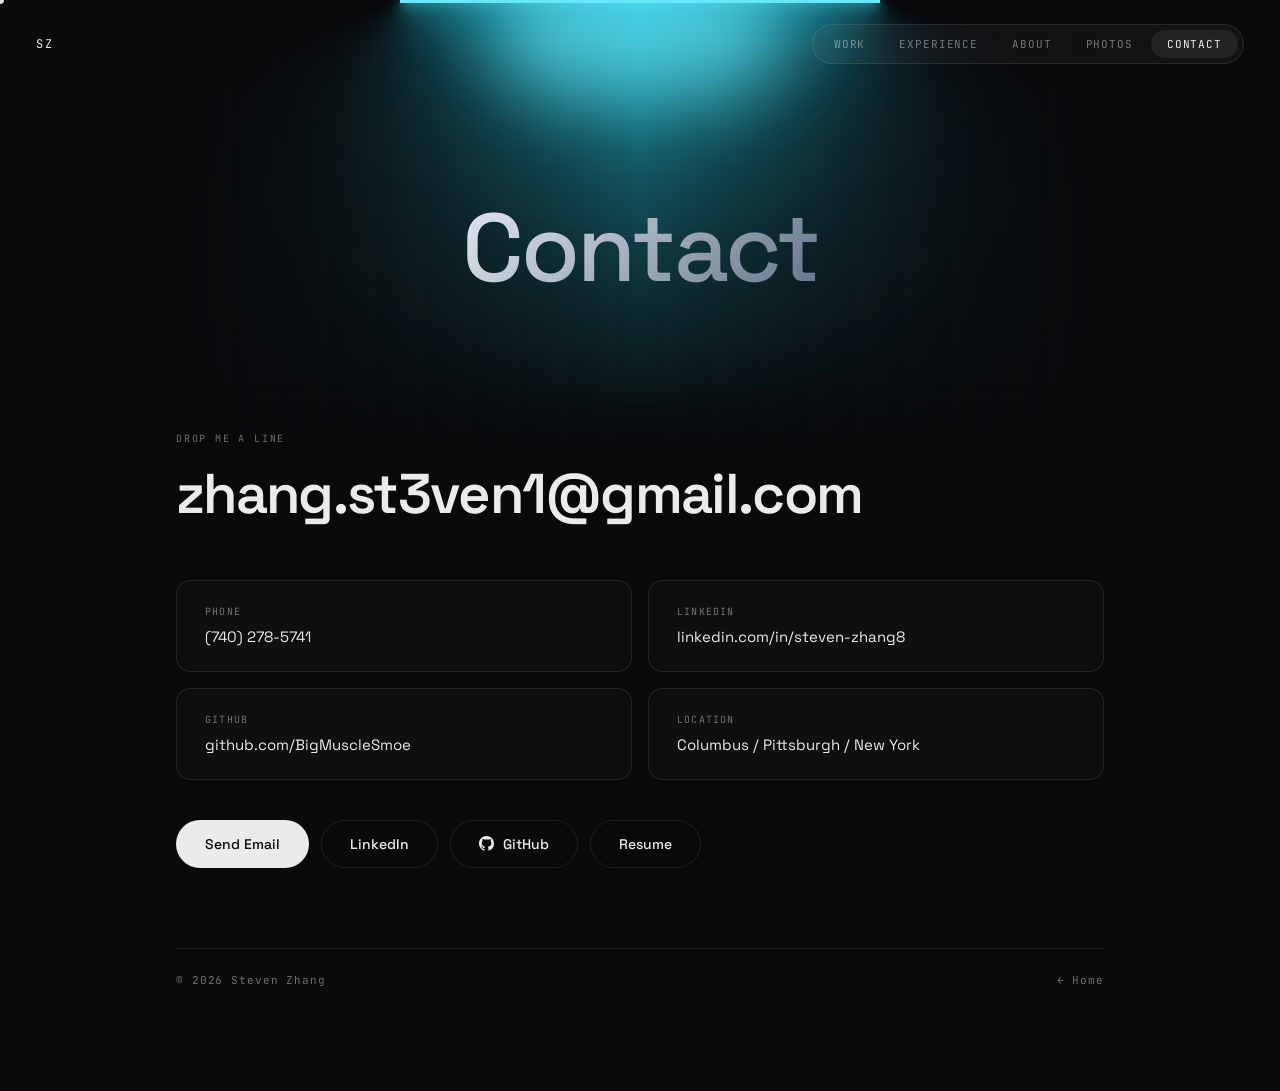
<file: contact.html>
<!doctype html>
<html lang="en">
<head>
  <meta charset="utf-8" />
  <meta name="viewport" content="width=device-width, initial-scale=1" />
  <title>Contact — Steven Zhang</title>
  <link rel="preconnect" href="https://fonts.googleapis.com" />
  <link rel="preconnect" href="https://fonts.gstatic.com" crossorigin />
  <link href="https://fonts.googleapis.com/css2?family=Space+Grotesk:wght@300;400;500;600;700&family=JetBrains+Mono:wght@400;500&display=swap" rel="stylesheet" />
  <link rel="stylesheet" href="styles.css" />
</head>
<body>

  <nav class="nav">
    <a class="nav-logo" href="index.html" data-cursor="Home">SZ</a>
    <div class="nav-links">
      <a class="nav-link" href="work.html" data-cursor="Work">Work</a>
      <a class="nav-link" href="experience.html" data-cursor="Experience">Experience</a>
      <a class="nav-link" href="about.html" data-cursor="About">About</a>
      <a class="nav-link" href="photos.html" data-cursor="Photos">Photos</a>
      <a class="nav-link" href="contact.html" data-cursor="Contact">Contact</a>
    </div>
  </nav>

  <main class="page-inner">
    <section class="lamp-hero">
      <div class="lamp-fx" aria-hidden="true">
        <div class="lamp-cone lamp-cone-l"></div>
        <div class="lamp-cone lamp-cone-r"></div>
        <div class="lamp-glow"></div>
        <div class="lamp-hotspot"></div>
        <div class="lamp-bar"></div>
      </div>
      <h2 class="lamp-title">Contact</h2>
    </section>

    <div class="contact-hero">
      <div class="contact-label fade-up d2">Drop me a line</div>
      <a class="contact-email fade-up d3" href="mailto:zhang.st3ven1@gmail.com" data-cursor="Email">
        zhang.st3ven1@gmail.com
      </a>
    </div>

    <div class="contact-grid">
      <div class="ci-card reveal">
        <div class="ci-label">Phone</div>
        <a class="ci-val" href="tel:+17402785741">(740) 278-5741</a>
      </div>
      <div class="ci-card reveal d1">
        <div class="ci-label">LinkedIn</div>
        <a class="ci-val" href="https://www.linkedin.com/in/steven-zhang8" target="_blank" rel="noopener" data-cursor="Open">linkedin.com/in/steven-zhang8</a>
      </div>
      <div class="ci-card reveal d2">
        <div class="ci-label">GitHub</div>
        <a class="ci-val" href="https://github.com/BigMuscleSmoe" target="_blank" rel="noopener" data-cursor="GitHub">github.com/BigMuscleSmoe</a>
      </div>
      <div class="ci-card reveal d3">
        <div class="ci-label">Location</div>
        <span class="ci-val">Columbus / Pittsburgh / New York</span>
      </div>
    </div>

    <div class="contact-btns fade-up d5">
      <a class="cbtn cbtn-pri" href="mailto:zhang.st3ven1@gmail.com" data-cursor="Email">Send Email</a>
      <a class="cbtn cbtn-sec" href="https://www.linkedin.com/in/steven-zhang8" target="_blank" rel="noopener" data-cursor="Open">LinkedIn</a>
      <a class="cbtn cbtn-sec cbtn-icon" href="https://github.com/BigMuscleSmoe" target="_blank" rel="noopener" data-cursor="GitHub">
        <svg width="15" height="15" viewBox="0 0 24 24" fill="currentColor" aria-hidden="true"><path d="M12 0C5.37 0 0 5.37 0 12c0 5.31 3.435 9.795 8.205 11.385.6.105.825-.255.825-.57 0-.285-.015-1.23-.015-2.235-3.015.555-3.795-.735-4.035-1.41-.135-.345-.72-1.41-1.23-1.695-.42-.225-1.02-.78-.015-.795.945-.015 1.62.87 1.845 1.23 1.08 1.815 2.805 1.305 3.495.99.105-.78.42-1.305.765-1.605-2.67-.3-5.46-1.335-5.46-5.925 0-1.305.465-2.385 1.23-3.225-.12-.3-.54-1.53.12-3.18 0 0 1.005-.315 3.3 1.23.96-.27 1.98-.405 3-.405s2.04.135 3 .405c2.295-1.56 3.3-1.23 3.3-1.23.66 1.65.24 2.88.12 3.18.765.84 1.23 1.905 1.23 3.225 0 4.605-2.805 5.625-5.475 5.925.435.375.81 1.095.81 2.22 0 1.605-.015 2.895-.015 3.3 0 .315.225.69.825.57A12.02 12.02 0 0024 12c0-6.63-5.37-12-12-12z"/></svg>
        <span>GitHub</span>
      </a>
      <a class="cbtn cbtn-sec" href="documents/Resume_Steven_Zhang.pdf" target="_blank" rel="noopener" data-cursor="View">Resume</a>
    </div>

    <footer class="page-footer">
      <span class="footer-copy">© <span id="year"></span> Steven Zhang</span>
      <a class="footer-copy" href="index.html" data-cursor="Home" style="text-decoration: none;">← Home</a>
    </footer>
  </main>

  <script src="script.js"></script>
</body>
</html>
</file>
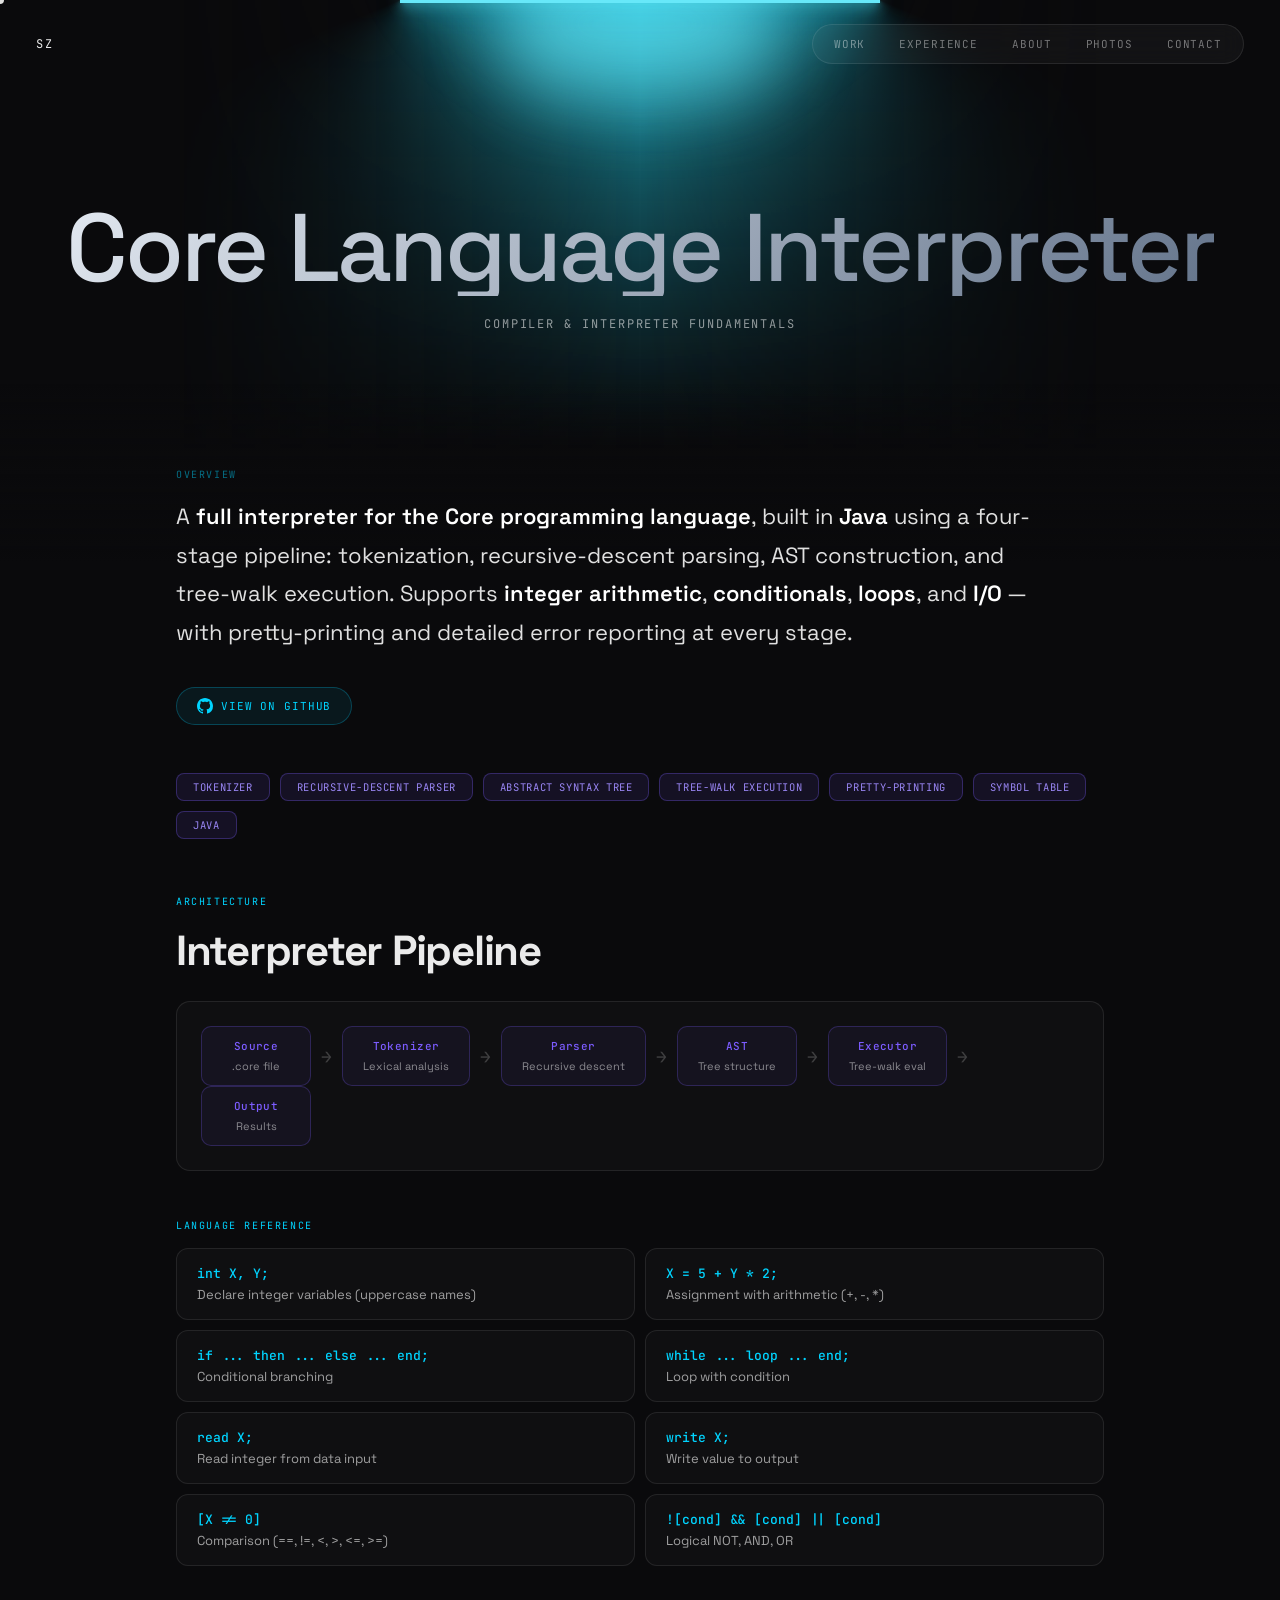
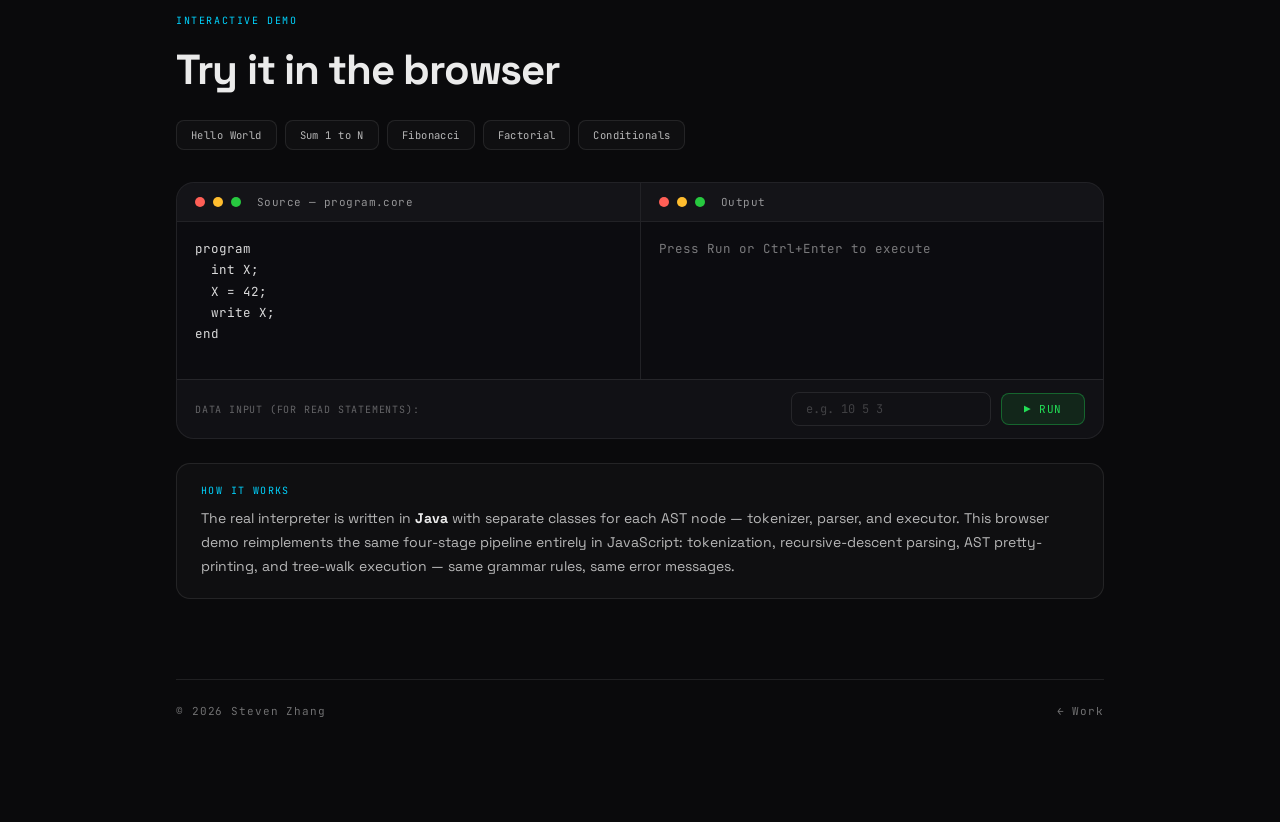
<file: core-language-interpreter.html>
<!doctype html>
<html lang="en">
<head>
  <meta charset="utf-8" />
  <meta name="viewport" content="width=device-width, initial-scale=1" />
  <title>Core Language Interpreter — Steven Zhang</title>
  <link rel="preconnect" href="https://fonts.googleapis.com" />
  <link rel="preconnect" href="https://fonts.gstatic.com" crossorigin />
  <link href="https://fonts.googleapis.com/css2?family=Space+Grotesk:wght@300;400;500;600;700&family=JetBrains+Mono:wght@400;500&display=swap" rel="stylesheet" />
  <link rel="stylesheet" href="styles.css" />
  <style>
    /* ── Project overview ────────────────────────────── */
    .proj-desc {
      font-size: clamp(18px, 2.4vw, 22px);
      line-height: 1.75;
      color: #e0e0e0 !important;
      max-width: 62ch;
      margin-bottom: 36px;
      position: relative;
      z-index: 10;
    }
    .proj-desc strong { color: #fff !important; font-weight: 600; }

    .proj-links {
      display: flex; gap: 12px; flex-wrap: wrap;
      margin-bottom: 48px;
    }
    .proj-link {
      display: inline-flex; align-items: center; gap: 8px;
      font-family: var(--mono); font-size: 11px;
      letter-spacing: 0.08em; text-transform: uppercase;
      padding: 10px 20px; border-radius: 999px;
      border: 1px solid rgba(0,212,255,0.25);
      background: rgba(0,212,255,0.07);
      color: var(--accent2);
      transition: background 0.2s, border-color 0.2s, color 0.2s;
      text-decoration: none;
    }
    .proj-link:hover {
      background: rgba(0,212,255,0.15);
      border-color: rgba(0,212,255,0.45);
      color: #fff;
    }

    .proj-concepts {
      display: flex; flex-wrap: wrap; gap: 10px;
      margin-bottom: 56px;
    }
    .proj-chip {
      font-family: var(--mono); font-size: 10.5px;
      letter-spacing: 0.06em; text-transform: uppercase;
      padding: 6px 16px; border-radius: 8px;
      border: 1px solid rgba(124,92,255,0.3);
      background: rgba(124,92,255,0.1);
      color: rgba(160,140,255,0.95);
    }

    /* ── Scrollbar ────────────────────────────────────── */
    .demo-output::-webkit-scrollbar { width: 6px; }
    .demo-output::-webkit-scrollbar-track { background: transparent; }
    .demo-output::-webkit-scrollbar-thumb {
      background: rgba(255,255,255,0.1);
      border-radius: 3px;
    }
    .demo-output::-webkit-scrollbar-thumb:hover {
      background: rgba(255,255,255,0.2);
    }
    .demo-output { scrollbar-width: thin; scrollbar-color: rgba(255,255,255,0.1) transparent; }

    /* ── Section headers ─────────────────────────────── */
    .section-label {
      font-family: var(--mono); font-size: 10px;
      letter-spacing: 0.16em; text-transform: uppercase;
      color: var(--accent2);
      margin-bottom: 16px;
    }
    .section-title {
      font-size: clamp(28px, 4vw, 42px);
      font-weight: 700; letter-spacing: -0.03em;
      margin-bottom: 24px;
    }

    /* ── Pipeline diagram ────────────────────────────── */
    .pipeline {
      display: flex; align-items: center; gap: 0;
      flex-wrap: wrap;
      margin-bottom: 48px;
      padding: 24px;
      border: 1px solid var(--border);
      border-radius: 14px;
      background: var(--surface);
      overflow-x: auto;
    }
    .pipeline-stage {
      display: flex; flex-direction: column; align-items: center; gap: 6px;
      padding: 12px 20px;
      border: 1px solid rgba(124,92,255,0.25);
      border-radius: 10px;
      background: rgba(124,92,255,0.06);
      min-width: 110px;
    }
    .pipeline-stage-name {
      font-family: var(--mono); font-size: 11px;
      font-weight: 500; color: var(--accent);
      letter-spacing: 0.04em;
    }
    .pipeline-stage-desc {
      font-size: 11px; color: rgba(255,255,255,0.5);
      text-align: center;
    }
    .pipeline-arrow {
      font-family: var(--mono); font-size: 18px;
      color: rgba(255,255,255,0.2);
      padding: 0 10px;
      user-select: none;
    }

    /* ── Terminal demo ───────────────────────────────── */
    .demo-wrap {
      border: 1px solid var(--border);
      border-radius: 18px;
      overflow: hidden;
      background: #0c0c10;
      margin-bottom: 24px;
    }
    .demo-panels {
      display: grid;
      grid-template-columns: 1fr 1fr;
    }
    .demo-panel {
      display: flex; flex-direction: column;
    }
    .demo-panel + .demo-panel {
      border-left: 1px solid var(--border);
    }
    .demo-panel-head {
      display: flex; align-items: center; gap: 8px;
      padding: 12px 18px;
      background: rgba(255,255,255,0.03);
      border-bottom: 1px solid rgba(255,255,255,0.06);
    }
    .demo-dot {
      width: 10px; height: 10px; border-radius: 50%;
    }
    .demo-dot-r { background: #ff5f56; }
    .demo-dot-y { background: #ffbd2e; }
    .demo-dot-g { background: #27c93f; }
    .demo-panel-label {
      font-family: var(--mono); font-size: 11px;
      color: rgba(255,255,255,0.55);
      letter-spacing: 0.04em;
      margin-left: 8px;
    }
    .demo-source {
      flex: 1;
      padding: 16px 18px;
    }
    .demo-source textarea {
      width: 100%; min-height: 120px;
      background: transparent; border: none; outline: none;
      font-family: var(--mono); font-size: 12.5px;
      line-height: 1.7; color: rgba(255,255,255,0.85);
      resize: none; tab-size: 2;
      overflow: hidden;
    }
    .demo-source textarea::placeholder { color: rgba(255,255,255,0.2); }
    .demo-output {
      flex: 1;
      padding: 16px 18px;
      overflow-y: auto;
      font-family: var(--mono);
      font-size: 12.5px;
      line-height: 1.7;
      color: rgba(255,255,255,0.7);
      max-height: 400px;
    }
    .demo-output .line-ok { color: #22dd55; }
    .demo-output .line-err { color: #ff5f56; }
    .demo-output .line-info { color: rgba(255,255,255,0.45); }
    .demo-output .line-ast { color: var(--accent); }
    .demo-output .line-val { color: var(--accent2); }

    /* ── Button bar ──────────────────────────────────── */
    .demo-bar {
      display: flex; align-items: center; gap: 10px;
      padding: 12px 18px;
      border-top: 1px solid var(--border);
      background: rgba(255,255,255,0.02);
    }
    .demo-bar-label {
      font-family: var(--mono); font-size: 10px;
      letter-spacing: 0.08em; text-transform: uppercase;
      color: rgba(255,255,255,0.35);
      margin-right: auto;
    }
    .demo-run-btn {
      font-family: var(--mono); font-size: 11px;
      letter-spacing: 0.06em; text-transform: uppercase;
      padding: 8px 22px; border-radius: 8px;
      border: 1px solid rgba(34,221,85,0.35);
      background: rgba(34,221,85,0.1);
      color: #22dd55;
      cursor: pointer;
      transition: background 0.2s, border-color 0.2s, color 0.2s;
    }
    .demo-run-btn:hover {
      background: rgba(34,221,85,0.2);
      border-color: rgba(34,221,85,0.55);
      color: #fff;
    }
    .demo-data-input {
      font-family: var(--mono); font-size: 12px;
      background: transparent; border: 1px solid var(--border);
      border-radius: 8px; padding: 8px 14px;
      color: var(--fg); outline: none;
      width: 200px;
      transition: border-color 0.2s;
    }
    .demo-data-input:focus { border-color: rgba(0,212,255,0.4); }
    .demo-data-input::placeholder { color: rgba(255,255,255,0.2); }

    /* ── Quick examples ──────────────────────────────── */
    .demo-quick {
      display: flex; flex-wrap: wrap; gap: 8px;
      margin-bottom: 32px;
    }
    .demo-qbtn {
      font-family: var(--mono); font-size: 10.5px;
      letter-spacing: 0.04em;
      padding: 7px 14px; border-radius: 8px;
      border: 1px solid var(--border);
      background: var(--surface);
      color: rgba(255,255,255,0.7);
      cursor: pointer;
      transition: border-color 0.2s, color 0.2s, background 0.2s;
    }
    .demo-qbtn:hover {
      border-color: rgba(255,255,255,0.25);
      color: var(--fg);
      background: var(--surface-hi);
    }

    /* ── How it works note ───────────────────────────── */
    .demo-note {
      padding: 20px 24px;
      border: 1px solid var(--border);
      border-radius: 14px;
      background: var(--surface);
      margin-bottom: 48px;
    }
    .demo-note-title {
      font-family: var(--mono); font-size: 10px;
      letter-spacing: 0.14em; text-transform: uppercase;
      color: var(--accent2);
      margin-bottom: 10px;
    }
    .demo-note p {
      font-size: 14px;
      line-height: 1.7;
      color: rgba(255,255,255,0.7);
      margin: 0;
    }

    /* ── Grammar ref table ───────────────────────────── */
    .cmd-grid {
      display: grid;
      grid-template-columns: 1fr 1fr;
      gap: 10px;
      margin-bottom: 48px;
    }
    .cmd-card {
      padding: 16px 20px;
      border: 1px solid var(--border);
      border-radius: 12px;
      background: var(--surface);
    }
    .cmd-name {
      font-family: var(--mono); font-size: 13px;
      font-weight: 500;
      color: var(--accent2);
      margin-bottom: 4px;
    }
    .cmd-desc {
      font-size: 13px;
      color: rgba(255,255,255,0.6);
    }

    @media (max-width: 760px) {
      .demo-panels { grid-template-columns: 1fr; }
      .demo-panel + .demo-panel { border-left: none; border-top: 1px solid var(--border); }
      .cmd-grid { grid-template-columns: 1fr; }
      .pipeline { flex-direction: column; gap: 8px; }
      .pipeline-arrow { transform: rotate(90deg); padding: 4px 0; }
      .demo-data-input { width: 100%; }
    }
  </style>
</head>
<body>

  <nav class="nav">
    <a class="nav-logo" href="index.html" data-cursor="Home">SZ</a>
    <div class="nav-links">
      <a class="nav-link" href="work.html" data-cursor="Work">Work</a>
      <a class="nav-link" href="experience.html" data-cursor="Experience">Experience</a>
      <a class="nav-link" href="about.html" data-cursor="About">About</a>
      <a class="nav-link" href="photos.html" data-cursor="Photos">Photos</a>
      <a class="nav-link" href="contact.html" data-cursor="Contact">Contact</a>
    </div>
  </nav>

  <main class="page-inner">

    <!-- Hero -->
    <section class="lamp-hero">
      <div class="lamp-fx" aria-hidden="true">
        <div class="lamp-cone lamp-cone-l"></div>
        <div class="lamp-cone lamp-cone-r"></div>
        <div class="lamp-glow"></div>
        <div class="lamp-hotspot"></div>
        <div class="lamp-bar"></div>
      </div>
      <h2 class="lamp-title">Core Language Interpreter</h2>
      <span class="lamp-sub">Compiler &amp; Interpreter Fundamentals</span>
    </section>

    <!-- Project Overview -->
    <section>
      <div class="section-label">Overview</div>
      <p class="proj-desc">
        A <strong>full interpreter for the Core programming language</strong>, built in <strong>Java</strong> using a four-stage pipeline: tokenization, recursive-descent parsing, AST construction, and tree-walk execution. Supports <strong>integer arithmetic</strong>, <strong>conditionals</strong>, <strong>loops</strong>, and <strong>I/O</strong> — with pretty-printing and detailed error reporting at every stage.
      </p>

      <div class="proj-links">
        <a class="proj-link" href="https://github.com/BigMuscleSmoe/core-language-interpreter" target="_blank" rel="noopener" data-cursor="GitHub">
          <svg width="16" height="16" viewBox="0 0 24 24" fill="currentColor"><path d="M12 0C5.37 0 0 5.37 0 12c0 5.31 3.435 9.795 8.205 11.385.6.105.825-.255.825-.57 0-.285-.015-1.23-.015-2.235-3.015.555-3.795-.735-4.035-1.41-.135-.345-.72-1.41-1.23-1.695-.42-.225-1.02-.78-.015-.795.945-.015 1.62.87 1.845 1.23 1.08 1.815 2.805 1.305 3.495.99.105-.78.42-1.305.765-1.605-2.67-.3-5.46-1.335-5.46-5.925 0-1.305.465-2.385 1.23-3.225-.12-.3-.54-1.53.12-3.18 0 0 1.005-.315 3.3 1.23.96-.27 1.98-.405 3-.405s2.04.135 3 .405c2.295-1.56 3.3-1.23 3.3-1.23.66 1.65.24 2.88.12 3.18.765.84 1.23 1.905 1.23 3.225 0 4.605-2.805 5.625-5.475 5.925.435.375.81 1.095.81 2.22 0 1.605-.015 2.895-.015 3.3 0 .315.225.69.825.57A12.02 12.02 0 0024 12c0-6.63-5.37-12-12-12z"/></svg>
          <span>View on GitHub</span>
        </a>
      </div>

      <div class="proj-concepts">
        <span class="proj-chip">Tokenizer</span>
        <span class="proj-chip">Recursive-Descent Parser</span>
        <span class="proj-chip">Abstract Syntax Tree</span>
        <span class="proj-chip">Tree-Walk Execution</span>
        <span class="proj-chip">Pretty-Printing</span>
        <span class="proj-chip">Symbol Table</span>
        <span class="proj-chip">Java</span>
      </div>
    </section>

    <!-- Pipeline Diagram -->
    <section>
      <div class="section-label">Architecture</div>
      <h3 class="section-title">Interpreter Pipeline</h3>
      <div class="pipeline">
        <div class="pipeline-stage">
          <span class="pipeline-stage-name">Source</span>
          <span class="pipeline-stage-desc">.core file</span>
        </div>
        <span class="pipeline-arrow">→</span>
        <div class="pipeline-stage">
          <span class="pipeline-stage-name">Tokenizer</span>
          <span class="pipeline-stage-desc">Lexical analysis</span>
        </div>
        <span class="pipeline-arrow">→</span>
        <div class="pipeline-stage">
          <span class="pipeline-stage-name">Parser</span>
          <span class="pipeline-stage-desc">Recursive descent</span>
        </div>
        <span class="pipeline-arrow">→</span>
        <div class="pipeline-stage">
          <span class="pipeline-stage-name">AST</span>
          <span class="pipeline-stage-desc">Tree structure</span>
        </div>
        <span class="pipeline-arrow">→</span>
        <div class="pipeline-stage">
          <span class="pipeline-stage-name">Executor</span>
          <span class="pipeline-stage-desc">Tree-walk eval</span>
        </div>
        <span class="pipeline-arrow">→</span>
        <div class="pipeline-stage">
          <span class="pipeline-stage-name">Output</span>
          <span class="pipeline-stage-desc">Results</span>
        </div>
      </div>
    </section>

    <!-- Language Reference -->
    <section>
      <div class="section-label">Language Reference</div>
      <div class="cmd-grid">
        <div class="cmd-card">
          <div class="cmd-name">int X, Y;</div>
          <div class="cmd-desc">Declare integer variables (uppercase names)</div>
        </div>
        <div class="cmd-card">
          <div class="cmd-name">X = 5 + Y * 2;</div>
          <div class="cmd-desc">Assignment with arithmetic (+, -, *)</div>
        </div>
        <div class="cmd-card">
          <div class="cmd-name">if ... then ... else ... end;</div>
          <div class="cmd-desc">Conditional branching</div>
        </div>
        <div class="cmd-card">
          <div class="cmd-name">while ... loop ... end;</div>
          <div class="cmd-desc">Loop with condition</div>
        </div>
        <div class="cmd-card">
          <div class="cmd-name">read X;</div>
          <div class="cmd-desc">Read integer from data input</div>
        </div>
        <div class="cmd-card">
          <div class="cmd-name">write X;</div>
          <div class="cmd-desc">Write value to output</div>
        </div>
        <div class="cmd-card">
          <div class="cmd-name">[X != 0]</div>
          <div class="cmd-desc">Comparison (==, !=, &lt;, &gt;, &lt;=, &gt;=)</div>
        </div>
        <div class="cmd-card">
          <div class="cmd-name">![cond] &amp;&amp; [cond] || [cond]</div>
          <div class="cmd-desc">Logical NOT, AND, OR</div>
        </div>
      </div>
    </section>

    <!-- Interactive Demo -->
    <section>
      <div class="section-label">Interactive Demo</div>
      <h3 class="section-title">Try it in the browser</h3>

      <div class="demo-quick" id="quick-btns">
        <button class="demo-qbtn" data-example="hello">Hello World</button>
        <button class="demo-qbtn" data-example="sum">Sum 1 to N</button>
        <button class="demo-qbtn" data-example="fibonacci">Fibonacci</button>
        <button class="demo-qbtn" data-example="factorial">Factorial</button>
        <button class="demo-qbtn" data-example="conditional">Conditionals</button>
      </div>

      <div class="demo-wrap">
        <div class="demo-panels">
          <div class="demo-panel">
            <div class="demo-panel-head">
              <span class="demo-dot demo-dot-r"></span>
              <span class="demo-dot demo-dot-y"></span>
              <span class="demo-dot demo-dot-g"></span>
              <span class="demo-panel-label">Source — program.core</span>
            </div>
            <div class="demo-source">
              <textarea id="source-input" spellcheck="false" placeholder="Write Core code here...">program
  int X;
  X = 42;
  write X;
end</textarea>
            </div>
          </div>
          <div class="demo-panel">
            <div class="demo-panel-head">
              <span class="demo-dot demo-dot-r"></span>
              <span class="demo-dot demo-dot-y"></span>
              <span class="demo-dot demo-dot-g"></span>
              <span class="demo-panel-label">Output</span>
            </div>
            <div class="demo-output" id="demo-output">
              <div class="line-info">Press Run or Ctrl+Enter to execute</div>
            </div>
          </div>
        </div>
        <div class="demo-bar">
          <span class="demo-bar-label">Data input (for read statements):</span>
          <input class="demo-data-input" id="data-input" type="text" placeholder="e.g. 10 5 3" autocomplete="off" spellcheck="false" />
          <button class="demo-run-btn" id="run-btn">▶ Run</button>
        </div>
      </div>

      <div class="demo-note">
        <div class="demo-note-title">How it works</div>
        <p>The real interpreter is written in <strong style="color:var(--fg)">Java</strong> with separate classes for each AST node — tokenizer, parser, and executor. This browser demo reimplements the same four-stage pipeline entirely in JavaScript: tokenization, recursive-descent parsing, AST pretty-printing, and tree-walk execution — same grammar rules, same error messages.</p>
      </div>
    </section>

    <footer class="page-footer">
      <span class="footer-copy">© <span id="year"></span> Steven Zhang</span>
      <a class="footer-copy" href="work.html" data-cursor="Work" style="text-decoration: none;">← Work</a>
    </footer>
  </main>

  <script src="script.js"></script>
  <script>
  (function() {
    var sourceEl = document.getElementById('source-input');
    var dataEl = document.getElementById('data-input');
    var outputEl = document.getElementById('demo-output');
    var runBtn = document.getElementById('run-btn');

    function autoResize() {
      sourceEl.style.height = 'auto';
      sourceEl.style.height = sourceEl.scrollHeight + 'px';
    }
    sourceEl.addEventListener('input', autoResize);
    autoResize();

    // ── Example programs ──────────────────────────────
    var EXAMPLES = {
      hello: {
        source: 'program\n  int X;\n  X = 42;\n  write X;\nend',
        data: ''
      },
      sum: {
        source: 'program\n  int N, SUM, I;\n  read N;\n  SUM = 0;\n  I = 1;\n  while [I <= N] loop\n    SUM = SUM + I;\n    I = I + 1;\n  end;\n  write SUM;\nend',
        data: '10'
      },
      fibonacci: {
        source: 'program\n  int N, A, B, TEMP, I;\n  read N;\n  A = 0;\n  B = 1;\n  I = 1;\n  while [I <= N] loop\n    write A;\n    TEMP = A + B;\n    A = B;\n    B = TEMP;\n    I = I + 1;\n  end;\nend',
        data: '10'
      },
      factorial: {
        source: 'program\n  int N, RESULT;\n  read N;\n  RESULT = 1;\n  while [N > 0] loop\n    RESULT = RESULT * N;\n    N = N - 1;\n  end;\n  write RESULT;\nend',
        data: '6'
      },
      conditional: {
        source: 'program\n  int X, Y;\n  read X;\n  read Y;\n  if [X > Y] then\n    write X;\n  else\n    write Y;\n  end;\nend',
        data: '15 7'
      }
    };

    // ── Output helpers ────────────────────────────────
    function clearOutput() { outputEl.innerHTML = ''; }
    function addLine(text, cls) {
      var d = document.createElement('div');
      if (cls) d.className = cls;
      d.textContent = text;
      outputEl.appendChild(d);
      outputEl.scrollTop = outputEl.scrollHeight;
    }

    // ── Token types ───────────────────────────────────
    var TT = {
      PROGRAM:1, BEGIN:2, END:3, INT:4, IF:5, THEN:6, ELSE:7,
      WHILE:8, LOOP:9, READ:10, WRITE:11,
      SEMI:12, COMMA:13, ASSIGN:14, BANG:15, LBRACKET:16, RBRACKET:17,
      AND:18, OR:19,
      PLUS:20, MINUS:21, STAR:22,
      NEQ:23, EQ:24, LT:25, GT:26, LTE:27, GTE:28,
      LPAREN:29, RPAREN:30,
      CONST:31, ID:32, EOF:33
    };

    var KEYWORDS = {
      'program':TT.PROGRAM, 'begin':TT.BEGIN, 'end':TT.END, 'int':TT.INT,
      'if':TT.IF, 'then':TT.THEN, 'else':TT.ELSE,
      'while':TT.WHILE, 'loop':TT.LOOP,
      'read':TT.READ, 'write':TT.WRITE
    };

    // ── Tokenizer ─────────────────────────────────────
    function tokenize(src) {
      var tokens = [];
      var i = 0;
      while (i < src.length) {
        if (/\s/.test(src[i])) { i++; continue; }

        if (src[i] === '/' && src[i+1] === '/') {
          while (i < src.length && src[i] !== '\n') i++;
          continue;
        }

        if (/[0-9]/.test(src[i])) {
          var num = '';
          while (i < src.length && /[0-9]/.test(src[i])) { num += src[i]; i++; }
          tokens.push({ type: TT.CONST, val: parseInt(num,10) });
          continue;
        }

        if (/[A-Za-z]/.test(src[i])) {
          var word = '';
          while (i < src.length && /[A-Za-z0-9]/.test(src[i])) { word += src[i]; i++; }
          var lower = word.toLowerCase();
          if (KEYWORDS[lower] !== undefined) {
            tokens.push({ type: KEYWORDS[lower], val: lower });
          } else {
            tokens.push({ type: TT.ID, val: word });
          }
          continue;
        }

        var ch = src[i];
        if (ch === ';') { tokens.push({ type: TT.SEMI }); i++; }
        else if (ch === ',') { tokens.push({ type: TT.COMMA }); i++; }
        else if (ch === '+') { tokens.push({ type: TT.PLUS }); i++; }
        else if (ch === '-') { tokens.push({ type: TT.MINUS }); i++; }
        else if (ch === '*') { tokens.push({ type: TT.STAR }); i++; }
        else if (ch === '(') { tokens.push({ type: TT.LPAREN }); i++; }
        else if (ch === ')') { tokens.push({ type: TT.RPAREN }); i++; }
        else if (ch === '[') { tokens.push({ type: TT.LBRACKET }); i++; }
        else if (ch === ']') { tokens.push({ type: TT.RBRACKET }); i++; }
        else if (ch === '!' && src[i+1] === '=') { tokens.push({ type: TT.NEQ }); i+=2; }
        else if (ch === '!') { tokens.push({ type: TT.BANG }); i++; }
        else if (ch === '&' && src[i+1] === '&') { tokens.push({ type: TT.AND }); i+=2; }
        else if (ch === '|' && src[i+1] === '|') { tokens.push({ type: TT.OR }); i+=2; }
        else if (ch === '=' && src[i+1] === '=') { tokens.push({ type: TT.EQ }); i+=2; }
        else if (ch === '=') { tokens.push({ type: TT.ASSIGN }); i++; }
        else if (ch === '<' && src[i+1] === '=') { tokens.push({ type: TT.LTE }); i+=2; }
        else if (ch === '<') { tokens.push({ type: TT.LT }); i++; }
        else if (ch === '>' && src[i+1] === '=') { tokens.push({ type: TT.GTE }); i+=2; }
        else if (ch === '>') { tokens.push({ type: TT.GT }); i++; }
        else {
          throw new Error("Tokenizer: unexpected character '" + ch + "'");
        }
      }
      tokens.push({ type: TT.EOF });
      return tokens;
    }

    // ── Parser ────────────────────────────────────────
    function Parser(tokens) {
      this.tokens = tokens;
      this.pos = 0;
    }
    Parser.prototype.peek = function() { return this.tokens[this.pos]; };
    Parser.prototype.eat = function(type) {
      var t = this.tokens[this.pos];
      if (t.type !== type) throw new Error("Parser: expected token type " + type + " but got " + t.type + (t.val !== undefined ? " ('" + t.val + "')" : ""));
      this.pos++;
      return t;
    };
    Parser.prototype.parseProg = function() {
      this.eat(TT.PROGRAM);
      var decls = this.parseDeclSeq();
      var body = this.parseStmtSeq();
      this.eat(TT.END);
      return { type:'prog', decls:decls, body:body };
    };
    Parser.prototype.parseDeclSeq = function() {
      var decls = [];
      while (this.peek().type === TT.INT) {
        decls.push(this.parseDecl());
      }
      return decls;
    };
    Parser.prototype.parseDecl = function() {
      this.eat(TT.INT);
      var ids = [this.eat(TT.ID).val];
      while (this.peek().type === TT.COMMA) {
        this.eat(TT.COMMA);
        ids.push(this.eat(TT.ID).val);
      }
      this.eat(TT.SEMI);
      return { type:'decl', ids:ids };
    };
    Parser.prototype.parseStmtSeq = function() {
      var stmts = [this.parseStmt()];
      while (this.peek().type !== TT.END && this.peek().type !== TT.ELSE && this.peek().type !== TT.EOF) {
        stmts.push(this.parseStmt());
      }
      return stmts;
    };
    Parser.prototype.parseStmt = function() {
      var t = this.peek();
      if (t.type === TT.ID) return this.parseAssign();
      if (t.type === TT.IF) return this.parseIf();
      if (t.type === TT.WHILE) return this.parseWhile();
      if (t.type === TT.READ) return this.parseRead();
      if (t.type === TT.WRITE) return this.parseWrite();
      throw new Error("Parser: unexpected token '" + (t.val||'') + "'");
    };
    Parser.prototype.parseAssign = function() {
      var id = this.eat(TT.ID).val;
      this.eat(TT.ASSIGN);
      var expr = this.parseExp();
      this.eat(TT.SEMI);
      return { type:'assign', id:id, expr:expr };
    };
    Parser.prototype.parseIf = function() {
      this.eat(TT.IF);
      var cond = this.parseCond();
      this.eat(TT.THEN);
      var thenB = this.parseStmtSeq();
      var elseB = null;
      if (this.peek().type === TT.ELSE) {
        this.eat(TT.ELSE);
        elseB = this.parseStmtSeq();
      }
      this.eat(TT.END);
      this.eat(TT.SEMI);
      return { type:'if', cond:cond, then:thenB, else:elseB };
    };
    Parser.prototype.parseWhile = function() {
      this.eat(TT.WHILE);
      var cond = this.parseCond();
      this.eat(TT.LOOP);
      var body = this.parseStmtSeq();
      this.eat(TT.END);
      this.eat(TT.SEMI);
      return { type:'while', cond:cond, body:body };
    };
    Parser.prototype.parseRead = function() {
      this.eat(TT.READ);
      var id = this.eat(TT.ID).val;
      this.eat(TT.SEMI);
      return { type:'read', id:id };
    };
    Parser.prototype.parseWrite = function() {
      this.eat(TT.WRITE);
      var expr = this.parseExp();
      this.eat(TT.SEMI);
      return { type:'write', expr:expr };
    };
    Parser.prototype.parseCond = function() {
      var node = this.parseCmpr();
      while (this.peek().type === TT.AND || this.peek().type === TT.OR) {
        var op = this.peek().type === TT.AND ? '&&' : '||';
        this.pos++;
        node = { type:'logic', op:op, left:node, right:this.parseCmpr() };
      }
      return node;
    };
    Parser.prototype.parseCmpr = function() {
      if (this.peek().type === TT.BANG) {
        this.eat(TT.BANG);
        return { type:'not', cond:this.parseCmpr() };
      }
      this.eat(TT.LBRACKET);
      var left = this.parseExp();
      var opMap = {}; opMap[TT.NEQ]='!='; opMap[TT.EQ]='=='; opMap[TT.LT]='<'; opMap[TT.GT]='>'; opMap[TT.LTE]='<='; opMap[TT.GTE]='>=';
      var opTok = this.peek();
      if (!opMap[opTok.type]) throw new Error("Parser: expected comparison operator");
      var op = opMap[opTok.type];
      this.pos++;
      var right = this.parseExp();
      this.eat(TT.RBRACKET);
      return { type:'cmp', op:op, left:left, right:right };
    };
    Parser.prototype.parseExp = function() {
      var node = this.parseTerm();
      while (this.peek().type === TT.PLUS || this.peek().type === TT.MINUS) {
        var op = this.peek().type === TT.PLUS ? '+' : '-';
        this.pos++;
        node = { type:'binop', op:op, left:node, right:this.parseTerm() };
      }
      return node;
    };
    Parser.prototype.parseTerm = function() {
      var node = this.parseFactor();
      while (this.peek().type === TT.STAR) {
        this.pos++;
        node = { type:'binop', op:'*', left:node, right:this.parseFactor() };
      }
      return node;
    };
    Parser.prototype.parseFactor = function() {
      var t = this.peek();
      if (t.type === TT.CONST) { this.pos++; return { type:'const', val:t.val }; }
      if (t.type === TT.ID) { this.pos++; return { type:'id', val:t.val }; }
      if (t.type === TT.LPAREN) {
        this.eat(TT.LPAREN);
        var expr = this.parseExp();
        this.eat(TT.RPAREN);
        return expr;
      }
      throw new Error("Parser: unexpected token in expression");
    };

    // ── Pretty-printer ────────────────────────────────
    function prettyPrint(node, indent) {
      indent = indent || 0;
      var pad = new Array(indent + 1).join('  ');
      var lines = [];
      if (node.type === 'prog') {
        lines.push('program');
        node.decls.forEach(function(d) { lines = lines.concat(prettyPrint(d, 1)); });
        node.body.forEach(function(s) { lines = lines.concat(prettyPrint(s, 1)); });
        lines.push('end');
      } else if (node.type === 'decl') {
        lines.push(pad + 'int ' + node.ids.join(', ') + ';');
      } else if (node.type === 'assign') {
        lines.push(pad + node.id + ' = ' + printExp(node.expr) + ';');
      } else if (node.type === 'if') {
        lines.push(pad + 'if ' + printCond(node.cond) + ' then');
        node.then.forEach(function(s) { lines = lines.concat(prettyPrint(s, indent+1)); });
        if (node.else) {
          lines.push(pad + 'else');
          node.else.forEach(function(s) { lines = lines.concat(prettyPrint(s, indent+1)); });
        }
        lines.push(pad + 'end;');
      } else if (node.type === 'while') {
        lines.push(pad + 'while ' + printCond(node.cond) + ' loop');
        node.body.forEach(function(s) { lines = lines.concat(prettyPrint(s, indent+1)); });
        lines.push(pad + 'end;');
      } else if (node.type === 'read') {
        lines.push(pad + 'read ' + node.id + ';');
      } else if (node.type === 'write') {
        lines.push(pad + 'write ' + printExp(node.expr) + ';');
      }
      return lines;
    }
    function printExp(n) {
      if (n.type === 'const') return '' + n.val;
      if (n.type === 'id') return n.val;
      if (n.type === 'binop') return printExp(n.left) + ' ' + n.op + ' ' + printExp(n.right);
      return '?';
    }
    function printCond(n) {
      if (n.type === 'cmp') return '[' + printExp(n.left) + ' ' + n.op + ' ' + printExp(n.right) + ']';
      if (n.type === 'not') return '!' + printCond(n.cond);
      if (n.type === 'logic') return printCond(n.left) + ' ' + n.op + ' ' + printCond(n.right);
      return '?';
    }

    // ── Executor ──────────────────────────────────────
    function execute(ast, dataValues) {
      var env = {};
      var declared = {};
      var dataPos = 0;
      var output = [];
      var steps = 0;
      var MAX_STEPS = 100000;

      function checkSteps() {
        if (++steps > MAX_STEPS) throw new Error("Runtime: exceeded " + MAX_STEPS + " steps (infinite loop?)");
      }

      ast.decls.forEach(function(d) {
        d.ids.forEach(function(id) {
          if (declared[id]) throw new Error("Runtime: variable '" + id + "' already declared");
          declared[id] = true;
        });
      });

      function evalExp(n) {
        checkSteps();
        if (n.type === 'const') return n.val;
        if (n.type === 'id') {
          if (!declared[n.val]) throw new Error("Runtime: variable '" + n.val + "' not declared");
          if (env[n.val] === undefined) throw new Error("Runtime: variable '" + n.val + "' not initialized");
          return env[n.val];
        }
        if (n.type === 'binop') {
          var l = evalExp(n.left), r = evalExp(n.right);
          if (n.op === '+') return l + r;
          if (n.op === '-') return l - r;
          if (n.op === '*') return l * r;
        }
        throw new Error("Runtime: unknown expression type");
      }

      function evalCond(n) {
        checkSteps();
        if (n.type === 'cmp') {
          var l = evalExp(n.left), r = evalExp(n.right);
          if (n.op === '==') return l === r;
          if (n.op === '!=') return l !== r;
          if (n.op === '<') return l < r;
          if (n.op === '>') return l > r;
          if (n.op === '<=') return l <= r;
          if (n.op === '>=') return l >= r;
        }
        if (n.type === 'not') return !evalCond(n.cond);
        if (n.type === 'logic') {
          if (n.op === '&&') return evalCond(n.left) && evalCond(n.right);
          if (n.op === '||') return evalCond(n.left) || evalCond(n.right);
        }
        throw new Error("Runtime: unknown condition type");
      }

      function execStmt(s) {
        checkSteps();
        if (s.type === 'assign') {
          if (!declared[s.id]) throw new Error("Runtime: variable '" + s.id + "' not declared");
          env[s.id] = evalExp(s.expr);
        } else if (s.type === 'if') {
          if (evalCond(s.cond)) {
            s.then.forEach(execStmt);
          } else if (s.else) {
            s.else.forEach(execStmt);
          }
        } else if (s.type === 'while') {
          while (evalCond(s.cond)) {
            s.body.forEach(execStmt);
          }
        } else if (s.type === 'read') {
          if (!declared[s.id]) throw new Error("Runtime: variable '" + s.id + "' not declared");
          if (dataPos >= dataValues.length) throw new Error("Runtime: no more data to read for '" + s.id + "'");
          var v = parseInt(dataValues[dataPos++], 10);
          if (isNaN(v)) throw new Error("Runtime: invalid integer in data input");
          env[s.id] = v;
        } else if (s.type === 'write') {
          output.push(evalExp(s.expr));
        }
      }

      ast.body.forEach(execStmt);
      return output;
    }

    // ── Run handler ───────────────────────────────────
    function run() {
      clearOutput();
      var src = sourceEl.value;
      var dataStr = dataEl.value.trim();
      var dataValues = dataStr ? dataStr.split(/\s+/) : [];

      addLine('Tokenizing...', 'line-info');
      var tokens;
      try { tokens = tokenize(src); }
      catch(e) { addLine('ERROR: ' + e.message, 'line-err'); return; }
      addLine('✓ ' + (tokens.length - 1) + ' tokens', 'line-ok');

      addLine('Parsing...', 'line-info');
      var ast;
      try { ast = new Parser(tokens).parseProg(); }
      catch(e) { addLine('ERROR: ' + e.message, 'line-err'); return; }
      addLine('✓ AST built', 'line-ok');

      addLine('Pretty-print:', 'line-info');
      prettyPrint(ast).forEach(function(l) { addLine('  ' + l, 'line-ast'); });

      addLine('Executing...', 'line-info');
      var result;
      try { result = execute(ast, dataValues); }
      catch(e) { addLine('ERROR: ' + e.message, 'line-err'); return; }

      addLine('─── Output ───', 'line-info');
      if (result.length === 0) {
        addLine('(no output)', 'line-info');
      } else {
        result.forEach(function(v) { addLine('' + v, 'line-val'); });
      }
      addLine('✓ Done (' + result.length + ' value' + (result.length !== 1 ? 's' : '') + ' written)', 'line-ok');
    }

    // ── Event listeners ───────────────────────────────
    runBtn.addEventListener('click', run);
    sourceEl.addEventListener('keydown', function(e) {
      if (e.key === 'Enter' && (e.ctrlKey || e.metaKey)) { e.preventDefault(); run(); }
      if (e.key === 'Tab') {
        e.preventDefault();
        var start = this.selectionStart;
        this.value = this.value.substring(0, start) + '  ' + this.value.substring(this.selectionEnd);
        this.selectionStart = this.selectionEnd = start + 2;
      }
    });

    document.getElementById('quick-btns').addEventListener('click', function(e) {
      var btn = e.target.closest('[data-example]');
      if (!btn) return;
      var ex = EXAMPLES[btn.getAttribute('data-example')];
      if (!ex) return;
      sourceEl.value = ex.source;
      dataEl.value = ex.data;
      autoResize();
      run();
    });
  })();
  </script>
</body>
</html>
</file>
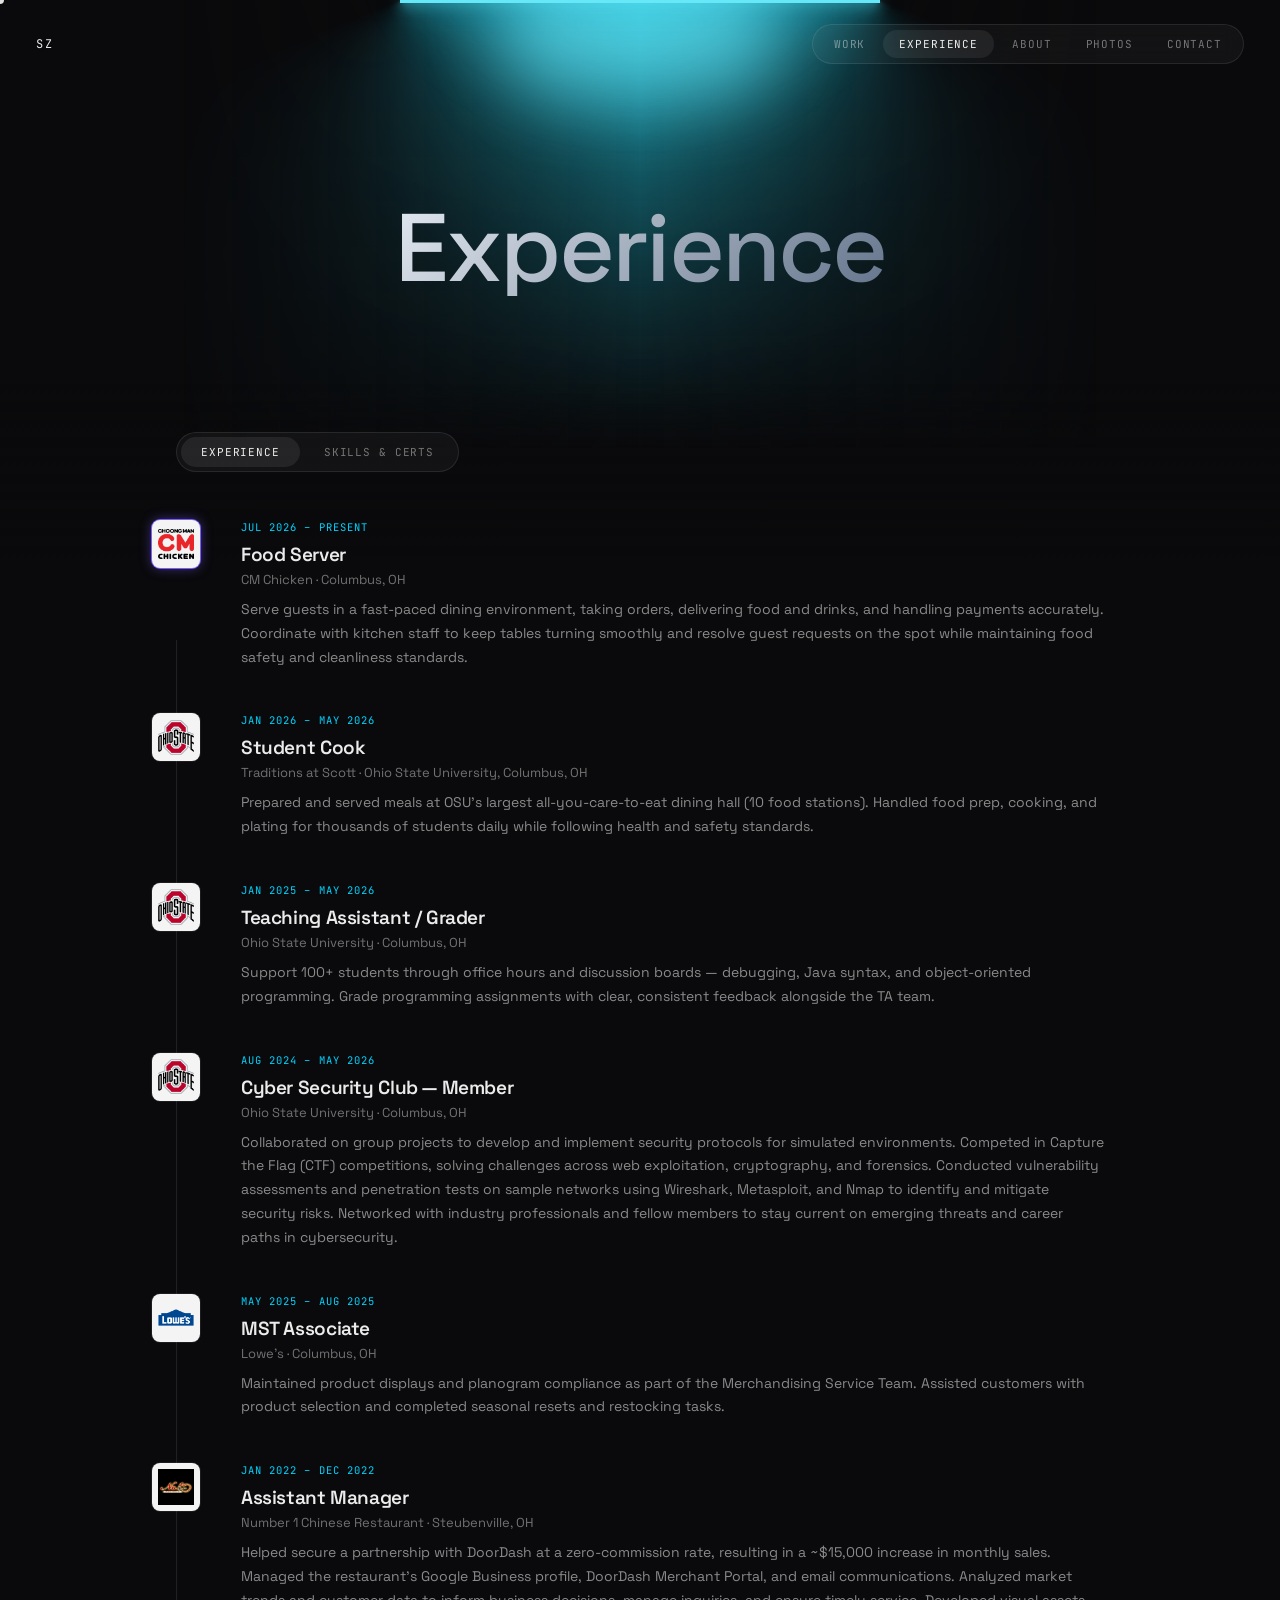
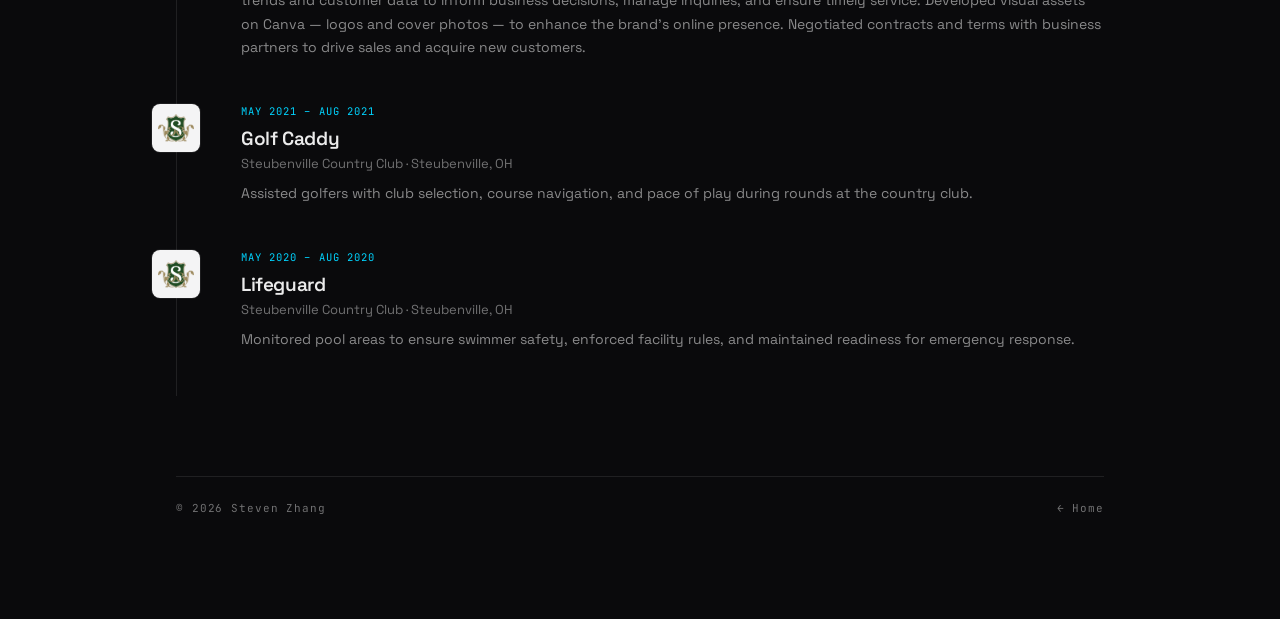
<file: experience.html>
<!doctype html>
<html lang="en">
<head>
  <meta charset="utf-8" />
  <meta name="viewport" content="width=device-width, initial-scale=1" />
  <title>Experience — Steven Zhang</title>
  <link rel="preconnect" href="https://fonts.googleapis.com" />
  <link rel="preconnect" href="https://fonts.gstatic.com" crossorigin />
  <link href="https://fonts.googleapis.com/css2?family=Space+Grotesk:wght@300;400;500;600;700&family=JetBrains+Mono:wght@400;500&display=swap" rel="stylesheet" />
  <link rel="stylesheet" href="styles.css" />
</head>
<body>

  <nav class="nav">
    <a class="nav-logo" href="index.html" data-cursor="Home">SZ</a>
    <div class="nav-links">
      <a class="nav-link" href="work.html" data-cursor="Work">Work</a>
      <a class="nav-link" href="experience.html" data-cursor="Experience">Experience</a>
      <a class="nav-link" href="about.html" data-cursor="About">About</a>
      <a class="nav-link" href="photos.html" data-cursor="Photos">Photos</a>
      <a class="nav-link" href="contact.html" data-cursor="Contact">Contact</a>
    </div>
  </nav>

  <main class="page-inner">
    <section class="lamp-hero">
      <div class="lamp-fx" aria-hidden="true">
        <div class="lamp-cone lamp-cone-l"></div>
        <div class="lamp-cone lamp-cone-r"></div>
        <div class="lamp-glow"></div>
        <div class="lamp-hotspot"></div>
        <div class="lamp-bar"></div>
      </div>
      <h2 class="lamp-title">Experience</h2>
    </section>

    <div class="tab-row fade-up d2">
      <button class="tab-btn active" data-tab="experience">Experience</button>
      <button class="tab-btn" data-tab="skills">Skills &amp; Certs</button>
    </div>

    <div class="tab-panel" id="tab-experience">
      <div class="timeline">

        <div class="tl-item has-logo reveal">
          <div class="tl-logo"><img src="logos/cm-chicken.png" alt="CM Chicken logo"></div>
          <div class="tl-date">Jul 2026 – Present</div>
          <div class="tl-role">Food Server</div>
          <div class="tl-org">CM Chicken · Columbus, OH</div>
          <div class="tl-desc">Serve guests in a fast-paced dining environment, taking orders, delivering food and drinks, and handling payments accurately. Coordinate with kitchen staff to keep tables turning smoothly and resolve guest requests on the spot while maintaining food safety and cleanliness standards.</div>
        </div>

        <div class="tl-item has-logo reveal d1">
          <div class="tl-logo"><img src="logos/osu.png" alt="Ohio State University logo"></div>
          <div class="tl-date">Jan 2026 – May 2026</div>
          <div class="tl-role">Student Cook</div>
          <div class="tl-org">Traditions at Scott · Ohio State University, Columbus, OH</div>
          <div class="tl-desc">Prepared and served meals at OSU's largest all-you-care-to-eat dining hall (10 food stations). Handled food prep, cooking, and plating for thousands of students daily while following health and safety standards.</div>
        </div>

        <div class="tl-item has-logo reveal d2">
          <div class="tl-logo"><img src="logos/osu.png" alt="Ohio State University logo"></div>
          <div class="tl-date">Jan 2025 – May 2026</div>
          <div class="tl-role">Teaching Assistant / Grader</div>
          <div class="tl-org">Ohio State University · Columbus, OH</div>
          <div class="tl-desc">Support 100+ students through office hours and discussion boards — debugging, Java syntax, and object-oriented programming. Grade programming assignments with clear, consistent feedback alongside the TA team.</div>
        </div>

        <div class="tl-item has-logo reveal d3">
          <div class="tl-logo"><img src="logos/osu.png" alt="Ohio State University logo"></div>
          <div class="tl-date">Aug 2024 – May 2026</div>
          <div class="tl-role">Cyber Security Club — Member</div>
          <div class="tl-org">Ohio State University · Columbus, OH</div>
          <div class="tl-desc">Collaborated on group projects to develop and implement security protocols for simulated environments. Competed in Capture the Flag (CTF) competitions, solving challenges across web exploitation, cryptography, and forensics. Conducted vulnerability assessments and penetration tests on sample networks using Wireshark, Metasploit, and Nmap to identify and mitigate security risks. Networked with industry professionals and fellow members to stay current on emerging threats and career paths in cybersecurity.</div>
        </div>

        <div class="tl-item has-logo reveal d4">
          <div class="tl-logo"><img src="logos/lowes.png" alt="Lowe's logo"></div>
          <div class="tl-date">May 2025 – Aug 2025</div>
          <div class="tl-role">MST Associate</div>
          <div class="tl-org">Lowe's · Columbus, OH</div>
          <div class="tl-desc">Maintained product displays and planogram compliance as part of the Merchandising Service Team. Assisted customers with product selection and completed seasonal resets and restocking tasks.</div>
        </div>

        <div class="tl-item has-logo reveal d5">
          <div class="tl-logo"><img src="logos/number1-chinese.png" alt="Number 1 Chinese Restaurant logo"></div>
          <div class="tl-date">Jan 2022 – Dec 2022</div>
          <div class="tl-role">Assistant Manager</div>
          <div class="tl-org">Number 1 Chinese Restaurant · Steubenville, OH</div>
          <div class="tl-desc">Helped secure a partnership with DoorDash at a zero-commission rate, resulting in a ~$15,000 increase in monthly sales. Managed the restaurant's Google Business profile, DoorDash Merchant Portal, and email communications. Analyzed market trends and customer data to inform business decisions, manage inquiries, and ensure timely service. Developed visual assets on Canva — logos and cover photos — to enhance the brand's online presence. Negotiated contracts and terms with business partners to drive sales and acquire new customers.</div>
        </div>

        <div class="tl-item has-logo reveal d6">
          <div class="tl-logo"><img src="logos/steubenville-cc.png" alt="Steubenville Country Club crest"></div>
          <div class="tl-date">May 2021 – Aug 2021</div>
          <div class="tl-role">Golf Caddy</div>
          <div class="tl-org">Steubenville Country Club · Steubenville, OH</div>
          <div class="tl-desc">Assisted golfers with club selection, course navigation, and pace of play during rounds at the country club.</div>
        </div>

        <div class="tl-item has-logo reveal d7">
          <div class="tl-logo"><img src="logos/steubenville-cc.png" alt="Steubenville Country Club crest"></div>
          <div class="tl-date">May 2020 – Aug 2020</div>
          <div class="tl-role">Lifeguard</div>
          <div class="tl-org">Steubenville Country Club · Steubenville, OH</div>
          <div class="tl-desc">Monitored pool areas to ensure swimmer safety, enforced facility rules, and maintained readiness for emergency response.</div>
        </div>

      </div>
    </div>

    <div class="tab-panel" id="tab-skills" style="display: none;">
      <div class="skills-grid">

        <div class="skill-card reveal">
          <div class="skill-label">Languages</div>
          <div class="skill-pills">
            <span class="skill-pill">Java</span>
            <span class="skill-pill">Python</span>
            <span class="skill-pill">JavaScript (ES6+)</span>
            <span class="skill-pill">C</span>
            <span class="skill-pill">SQL</span>
            <span class="skill-pill">Ruby</span>
            <span class="skill-pill">Assembly</span>
            <span class="skill-pill">MATLAB</span>
          </div>
        </div>

        <div class="skill-card reveal d1">
          <div class="skill-label">Tools &amp; Frameworks</div>
          <div class="skill-pills">
            <span class="skill-pill">Git / GitHub</span>
            <span class="skill-pill">Linux</span>
            <span class="skill-pill">React 18</span>
            <span class="skill-pill">Rails</span>
            <span class="skill-pill">Chart.js</span>
            <span class="skill-pill">react-chartjs-2</span>
            <span class="skill-pill">Vite</span>
            <span class="skill-pill">Supabase</span>
            <span class="skill-pill">Splunk</span>
            <span class="skill-pill">Wireshark</span>
            <span class="skill-pill">Metasploit</span>
            <span class="skill-pill">Nmap</span>
            <span class="skill-pill">Docker</span>
            <span class="skill-pill">TensorFlow</span>
            <span class="skill-pill">VS Code</span>
            <span class="skill-pill">Eclipse</span>
            <span class="skill-pill">DataGrip</span>
            <span class="skill-pill">Microsoft Excel</span>
            <span class="skill-pill">Canva</span>
          </div>
        </div>

        <div class="skill-card reveal d2">
          <div class="skill-label">Certifications</div>
          <div class="skill-pills">
            <span class="skill-pill">Google Cybersecurity Professional</span>
            <span class="skill-pill">Claude Corps</span>
            <span class="skill-pill">AWS Certified Cloud Practitioner (in progress)</span>
            <span class="skill-pill">AWS Certified Solutions Architect – Associate (in progress)</span>
          </div>
        </div>

        <div class="skill-card reveal d3">
          <div class="skill-label">Spoken Languages</div>
          <div class="skill-pills">
            <span class="skill-pill">English</span>
            <span class="skill-pill">Mandarin (Fluent)</span>
          </div>
        </div>

      </div>
    </div>

    <footer class="page-footer">
      <span class="footer-copy">© <span id="year"></span> Steven Zhang</span>
      <a class="footer-copy" href="index.html" data-cursor="Home" style="text-decoration: none;">← Home</a>
    </footer>
  </main>

  <script src="script.js"></script>
</body>
</html>
</file>
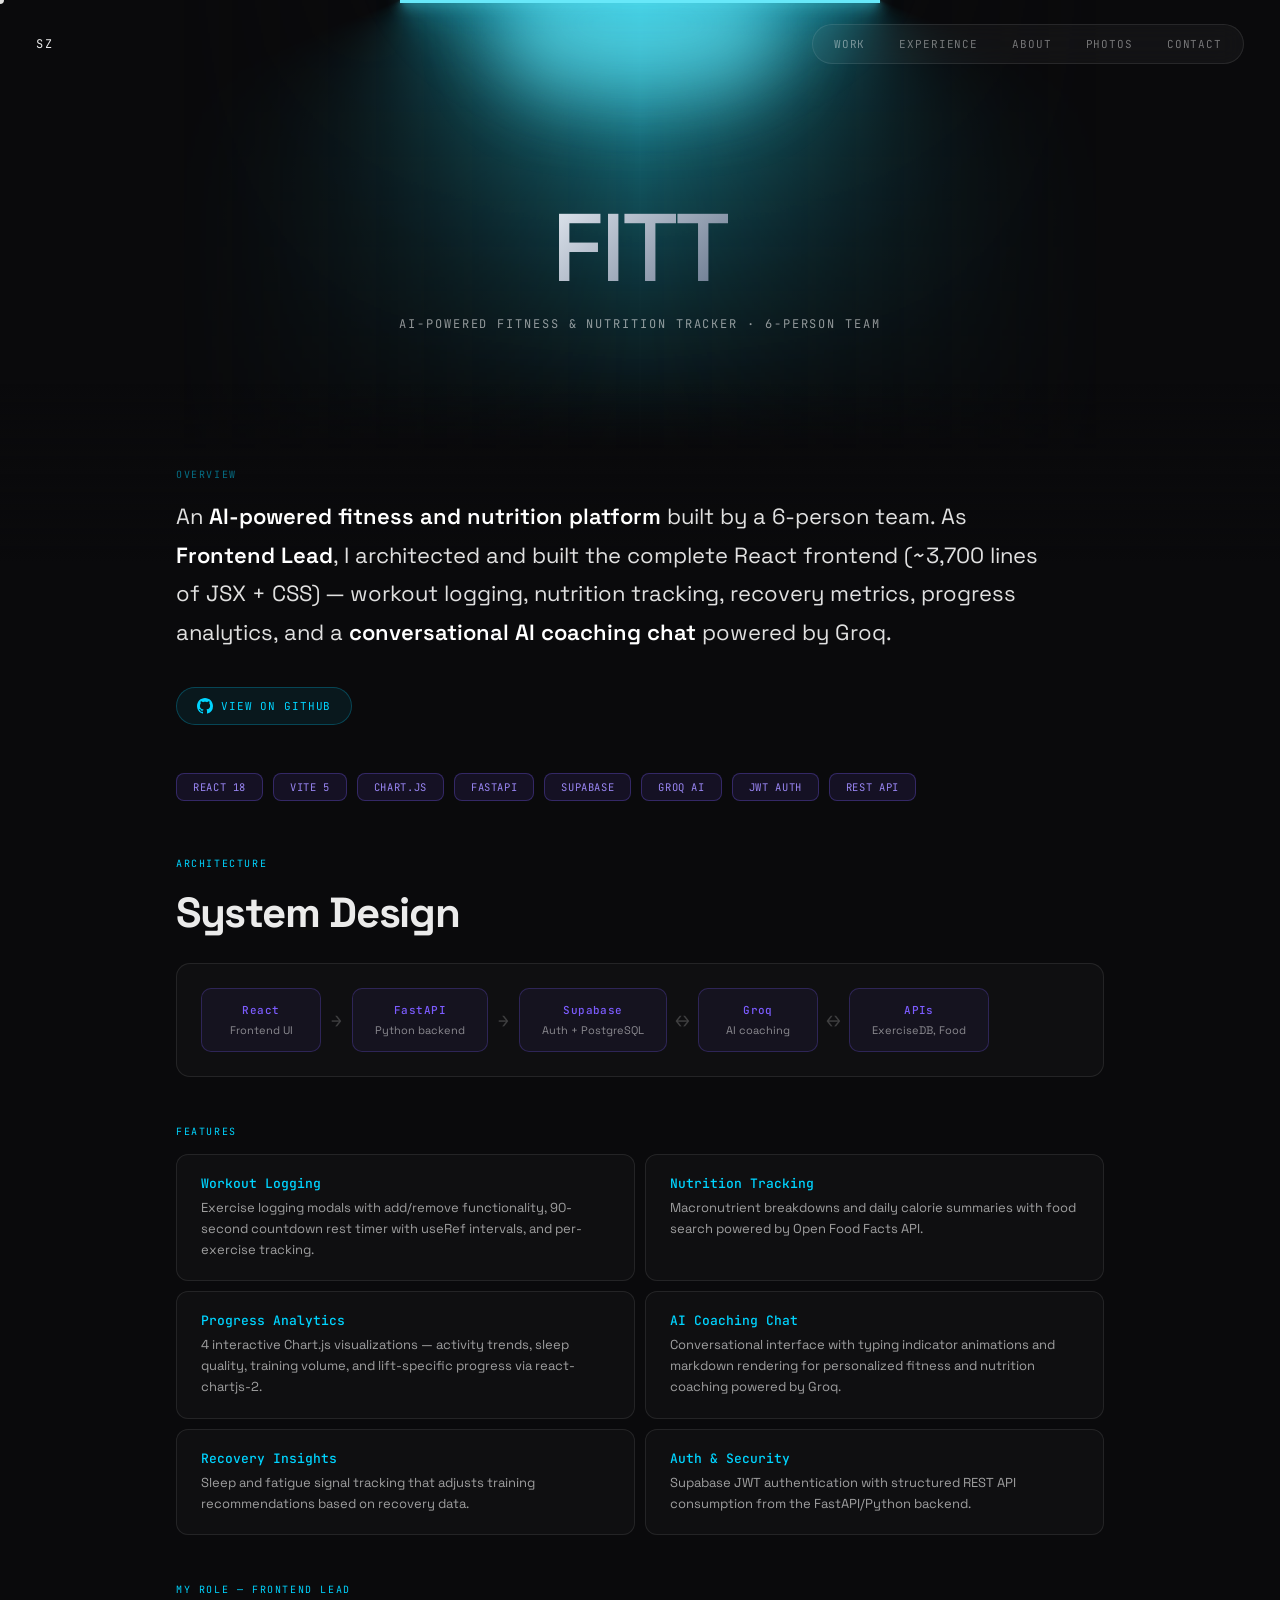
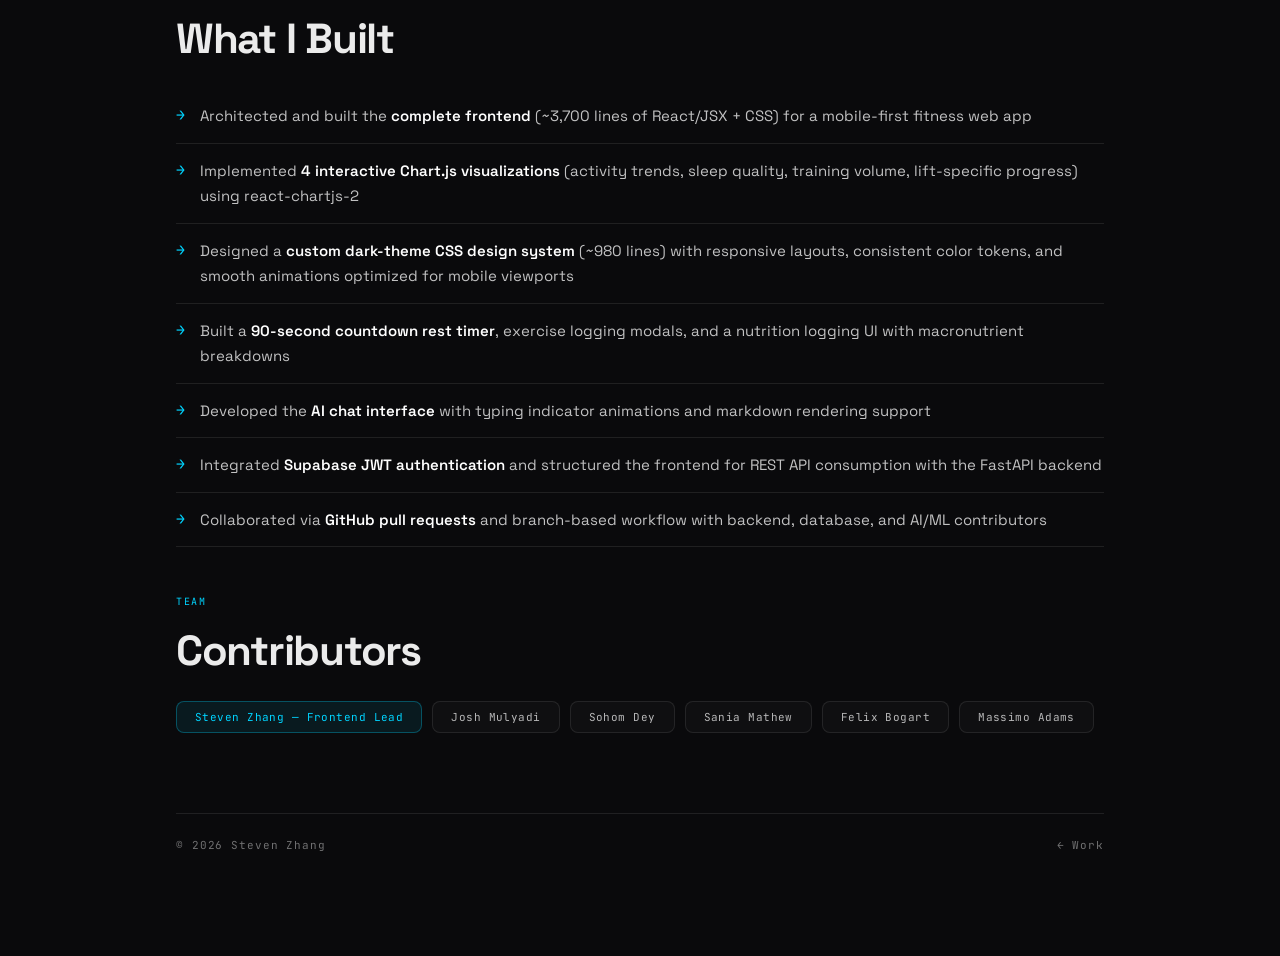
<file: fitt.html>
<!doctype html>
<html lang="en">
<head>
  <meta charset="utf-8" />
  <meta name="viewport" content="width=device-width, initial-scale=1" />
  <title>FITT — Steven Zhang</title>
  <link rel="preconnect" href="https://fonts.googleapis.com" />
  <link rel="preconnect" href="https://fonts.gstatic.com" crossorigin />
  <link href="https://fonts.googleapis.com/css2?family=Space+Grotesk:wght@300;400;500;600;700&family=JetBrains+Mono:wght@400;500&display=swap" rel="stylesheet" />
  <link rel="stylesheet" href="styles.css" />
  <style>
    /* ── Project overview ────────────────────────────── */
    .proj-desc {
      font-size: clamp(18px, 2.4vw, 22px);
      line-height: 1.75;
      color: #e0e0e0 !important;
      max-width: 62ch;
      margin-bottom: 36px;
      position: relative;
      z-index: 10;
    }
    .proj-desc strong { color: #fff !important; font-weight: 600; }

    .proj-links {
      display: flex; gap: 12px; flex-wrap: wrap;
      margin-bottom: 48px;
    }
    .proj-link {
      display: inline-flex; align-items: center; gap: 8px;
      font-family: var(--mono); font-size: 11px;
      letter-spacing: 0.08em; text-transform: uppercase;
      padding: 10px 20px; border-radius: 999px;
      border: 1px solid rgba(0,212,255,0.25);
      background: rgba(0,212,255,0.07);
      color: var(--accent2);
      transition: background 0.2s, border-color 0.2s, color 0.2s;
      text-decoration: none;
    }
    .proj-link:hover {
      background: rgba(0,212,255,0.15);
      border-color: rgba(0,212,255,0.45);
      color: #fff;
    }

    .proj-concepts {
      display: flex; flex-wrap: wrap; gap: 10px;
      margin-bottom: 56px;
    }
    .proj-chip {
      font-family: var(--mono); font-size: 10.5px;
      letter-spacing: 0.06em; text-transform: uppercase;
      padding: 6px 16px; border-radius: 8px;
      border: 1px solid rgba(124,92,255,0.3);
      background: rgba(124,92,255,0.1);
      color: rgba(160,140,255,0.95);
    }

    /* ── Section headers ─────────────────────────────── */
    .section-label {
      font-family: var(--mono); font-size: 10px;
      letter-spacing: 0.16em; text-transform: uppercase;
      color: var(--accent2);
      margin-bottom: 16px;
    }
    .section-title {
      font-size: clamp(28px, 4vw, 42px);
      font-weight: 700; letter-spacing: -0.03em;
      margin-bottom: 24px;
    }

    /* ── Architecture diagram ────────────────────────── */
    .arch {
      display: flex; align-items: center; gap: 0;
      flex-wrap: wrap;
      margin-bottom: 48px;
      padding: 24px;
      border: 1px solid var(--border);
      border-radius: 14px;
      background: var(--surface);
      overflow-x: auto;
    }
    .arch-stage {
      display: flex; flex-direction: column; align-items: center; gap: 6px;
      padding: 14px 22px;
      border: 1px solid rgba(124,92,255,0.25);
      border-radius: 10px;
      background: rgba(124,92,255,0.06);
      min-width: 120px;
    }
    .arch-stage-name {
      font-family: var(--mono); font-size: 11px;
      font-weight: 500; color: var(--accent);
      letter-spacing: 0.04em;
    }
    .arch-stage-desc {
      font-size: 11px; color: rgba(255,255,255,0.5);
      text-align: center;
    }
    .arch-arrow {
      font-family: var(--mono); font-size: 18px;
      color: rgba(255,255,255,0.2);
      padding: 0 10px;
      user-select: none;
    }

    /* ── Feature cards ───────────────────────────────── */
    .feat-grid {
      display: grid;
      grid-template-columns: 1fr 1fr;
      gap: 10px;
      margin-bottom: 48px;
    }
    .feat-card {
      padding: 20px 24px;
      border: 1px solid var(--border);
      border-radius: 12px;
      background: var(--surface);
    }
    .feat-icon {
      font-size: 22px;
      margin-bottom: 10px;
    }
    .feat-name {
      font-family: var(--mono); font-size: 13px;
      font-weight: 500;
      color: var(--accent2);
      margin-bottom: 6px;
    }
    .feat-desc {
      font-size: 13px;
      line-height: 1.6;
      color: rgba(255,255,255,0.6);
    }

    /* ── Contributions list ──────────────────────────── */
    .contrib-list {
      list-style: none;
      margin-bottom: 48px;
    }
    .contrib-list li {
      position: relative;
      padding: 14px 0 14px 24px;
      font-size: 15px;
      line-height: 1.7;
      color: rgba(255,255,255,0.75);
      border-bottom: 1px solid var(--border);
    }
    .contrib-list li::before {
      content: '→';
      position: absolute;
      left: 0;
      color: var(--accent2);
      font-family: var(--mono);
    }
    .contrib-list li strong {
      color: #fff;
      font-weight: 600;
    }

    /* ── Team ────────────────────────────────────────── */
    .team-grid {
      display: flex; flex-wrap: wrap; gap: 10px;
      margin-bottom: 48px;
    }
    .team-chip {
      font-family: var(--mono); font-size: 11px;
      letter-spacing: 0.04em;
      padding: 8px 18px; border-radius: 8px;
      border: 1px solid var(--border);
      background: var(--surface);
      color: rgba(255,255,255,0.7);
    }
    .team-chip.you {
      border-color: rgba(0,212,255,0.3);
      background: rgba(0,212,255,0.08);
      color: var(--accent2);
    }

    @media (max-width: 760px) {
      .feat-grid { grid-template-columns: 1fr; }
      .arch { flex-direction: column; gap: 8px; }
      .arch-arrow { transform: rotate(90deg); padding: 4px 0; }
    }
  </style>
</head>
<body>

  <nav class="nav">
    <a class="nav-logo" href="index.html" data-cursor="Home">SZ</a>
    <div class="nav-links">
      <a class="nav-link" href="work.html" data-cursor="Work">Work</a>
      <a class="nav-link" href="experience.html" data-cursor="Experience">Experience</a>
      <a class="nav-link" href="about.html" data-cursor="About">About</a>
      <a class="nav-link" href="photos.html" data-cursor="Photos">Photos</a>
      <a class="nav-link" href="contact.html" data-cursor="Contact">Contact</a>
    </div>
  </nav>

  <main class="page-inner">

    <!-- Hero -->
    <section class="lamp-hero">
      <div class="lamp-fx" aria-hidden="true">
        <div class="lamp-cone lamp-cone-l"></div>
        <div class="lamp-cone lamp-cone-r"></div>
        <div class="lamp-glow"></div>
        <div class="lamp-hotspot"></div>
        <div class="lamp-bar"></div>
      </div>
      <h2 class="lamp-title">FITT</h2>
      <span class="lamp-sub">AI-Powered Fitness &amp; Nutrition Tracker · 6-Person Team</span>
    </section>

    <!-- Overview -->
    <section>
      <div class="section-label">Overview</div>
      <p class="proj-desc">
        An <strong>AI-powered fitness and nutrition platform</strong> built by a 6-person team. As <strong>Frontend Lead</strong>, I architected and built the complete React frontend (~3,700 lines of JSX + CSS) — workout logging, nutrition tracking, recovery metrics, progress analytics, and a <strong>conversational AI coaching chat</strong> powered by Groq.
      </p>

      <div class="proj-links">
        <a class="proj-link" href="https://github.com/jmulyadi/FITT" target="_blank" rel="noopener" data-cursor="GitHub">
          <svg width="16" height="16" viewBox="0 0 24 24" fill="currentColor"><path d="M12 0C5.37 0 0 5.37 0 12c0 5.31 3.435 9.795 8.205 11.385.6.105.825-.255.825-.57 0-.285-.015-1.23-.015-2.235-3.015.555-3.795-.735-4.035-1.41-.135-.345-.72-1.41-1.23-1.695-.42-.225-1.02-.78-.015-.795.945-.015 1.62.87 1.845 1.23 1.08 1.815 2.805 1.305 3.495.99.105-.78.42-1.305.765-1.605-2.67-.3-5.46-1.335-5.46-5.925 0-1.305.465-2.385 1.23-3.225-.12-.3-.54-1.53.12-3.18 0 0 1.005-.315 3.3 1.23.96-.27 1.98-.405 3-.405s2.04.135 3 .405c2.295-1.56 3.3-1.23 3.3-1.23.66 1.65.24 2.88.12 3.18.765.84 1.23 1.905 1.23 3.225 0 4.605-2.805 5.625-5.475 5.925.435.375.81 1.095.81 2.22 0 1.605-.015 2.895-.015 3.3 0 .315.225.69.825.57A12.02 12.02 0 0024 12c0-6.63-5.37-12-12-12z"/></svg>
          <span>View on GitHub</span>
        </a>
      </div>

      <div class="proj-concepts">
        <span class="proj-chip">React 18</span>
        <span class="proj-chip">Vite 5</span>
        <span class="proj-chip">Chart.js</span>
        <span class="proj-chip">FastAPI</span>
        <span class="proj-chip">Supabase</span>
        <span class="proj-chip">Groq AI</span>
        <span class="proj-chip">JWT Auth</span>
        <span class="proj-chip">REST API</span>
      </div>
    </section>

    <!-- Architecture -->
    <section>
      <div class="section-label">Architecture</div>
      <h3 class="section-title">System Design</h3>
      <div class="arch">
        <div class="arch-stage">
          <span class="arch-stage-name">React</span>
          <span class="arch-stage-desc">Frontend UI</span>
        </div>
        <span class="arch-arrow">→</span>
        <div class="arch-stage">
          <span class="arch-stage-name">FastAPI</span>
          <span class="arch-stage-desc">Python backend</span>
        </div>
        <span class="arch-arrow">→</span>
        <div class="arch-stage">
          <span class="arch-stage-name">Supabase</span>
          <span class="arch-stage-desc">Auth + PostgreSQL</span>
        </div>
        <span class="arch-arrow">↔</span>
        <div class="arch-stage">
          <span class="arch-stage-name">Groq</span>
          <span class="arch-stage-desc">AI coaching</span>
        </div>
        <span class="arch-arrow">↔</span>
        <div class="arch-stage">
          <span class="arch-stage-name">APIs</span>
          <span class="arch-stage-desc">ExerciseDB, Food</span>
        </div>
      </div>
    </section>

    <!-- Features -->
    <section>
      <div class="section-label">Features</div>
      <div class="feat-grid">
        <div class="feat-card reveal">
          <div class="feat-name">Workout Logging</div>
          <div class="feat-desc">Exercise logging modals with add/remove functionality, 90-second countdown rest timer with useRef intervals, and per-exercise tracking.</div>
        </div>
        <div class="feat-card reveal d1">
          <div class="feat-name">Nutrition Tracking</div>
          <div class="feat-desc">Macronutrient breakdowns and daily calorie summaries with food search powered by Open Food Facts API.</div>
        </div>
        <div class="feat-card reveal d2">
          <div class="feat-name">Progress Analytics</div>
          <div class="feat-desc">4 interactive Chart.js visualizations — activity trends, sleep quality, training volume, and lift-specific progress via react-chartjs-2.</div>
        </div>
        <div class="feat-card reveal d3">
          <div class="feat-name">AI Coaching Chat</div>
          <div class="feat-desc">Conversational interface with typing indicator animations and markdown rendering for personalized fitness and nutrition coaching powered by Groq.</div>
        </div>
        <div class="feat-card reveal d4">
          <div class="feat-name">Recovery Insights</div>
          <div class="feat-desc">Sleep and fatigue signal tracking that adjusts training recommendations based on recovery data.</div>
        </div>
        <div class="feat-card reveal d5">
          <div class="feat-name">Auth &amp; Security</div>
          <div class="feat-desc">Supabase JWT authentication with structured REST API consumption from the FastAPI/Python backend.</div>
        </div>
      </div>
    </section>

    <!-- My Contributions -->
    <section>
      <div class="section-label">My Role — Frontend Lead</div>
      <h3 class="section-title">What I Built</h3>
      <ul class="contrib-list">
        <li>Architected and built the <strong>complete frontend</strong> (~3,700 lines of React/JSX + CSS) for a mobile-first fitness web app</li>
        <li>Implemented <strong>4 interactive Chart.js visualizations</strong> (activity trends, sleep quality, training volume, lift-specific progress) using react-chartjs-2</li>
        <li>Designed a <strong>custom dark-theme CSS design system</strong> (~980 lines) with responsive layouts, consistent color tokens, and smooth animations optimized for mobile viewports</li>
        <li>Built a <strong>90-second countdown rest timer</strong>, exercise logging modals, and a nutrition logging UI with macronutrient breakdowns</li>
        <li>Developed the <strong>AI chat interface</strong> with typing indicator animations and markdown rendering support</li>
        <li>Integrated <strong>Supabase JWT authentication</strong> and structured the frontend for REST API consumption with the FastAPI backend</li>
        <li>Collaborated via <strong>GitHub pull requests</strong> and branch-based workflow with backend, database, and AI/ML contributors</li>
      </ul>
    </section>

    <!-- Team -->
    <section>
      <div class="section-label">Team</div>
      <h3 class="section-title">Contributors</h3>
      <div class="team-grid">
        <span class="team-chip you">Steven Zhang — Frontend Lead</span>
        <span class="team-chip">Josh Mulyadi</span>
        <span class="team-chip">Sohom Dey</span>
        <span class="team-chip">Sania Mathew</span>
        <span class="team-chip">Felix Bogart</span>
        <span class="team-chip">Massimo Adams</span>
      </div>
    </section>

    <footer class="page-footer">
      <span class="footer-copy">© <span id="year"></span> Steven Zhang</span>
      <a class="footer-copy" href="work.html" data-cursor="Work" style="text-decoration: none;">← Work</a>
    </footer>
  </main>

  <script src="script.js"></script>
</body>
</html>
</file>
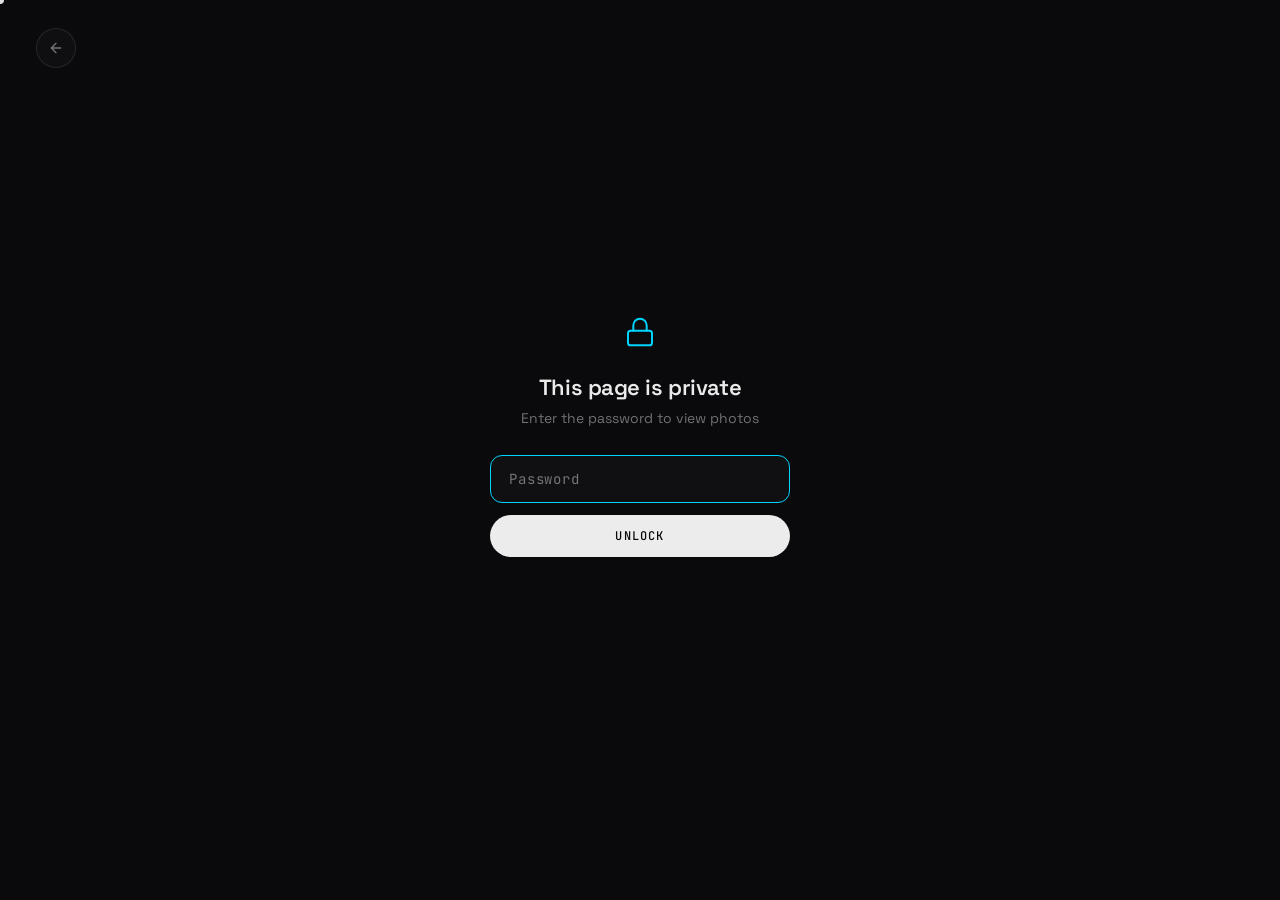
<file: photos.html>
<!doctype html>
<html lang="en">
<head>
  <meta charset="utf-8" />
  <meta name="viewport" content="width=device-width, initial-scale=1" />
  <title>Photos — Steven Zhang</title>
  <link rel="preconnect" href="https://fonts.googleapis.com" />
  <link rel="preconnect" href="https://fonts.gstatic.com" crossorigin />
  <link href="https://fonts.googleapis.com/css2?family=Space+Grotesk:wght@300;400;500;600;700&family=JetBrains+Mono:wght@400;500&display=swap" rel="stylesheet" />
  <link rel="stylesheet" href="styles.css" />
</head>
<body>

  <nav class="nav">
    <a class="nav-logo" href="index.html" data-cursor="Home">SZ</a>
    <div class="nav-links">
      <a class="nav-link" href="work.html" data-cursor="Work">Work</a>
      <a class="nav-link" href="experience.html" data-cursor="Experience">Experience</a>
      <a class="nav-link" href="about.html" data-cursor="About">About</a>
      <a class="nav-link" href="photos.html" data-cursor="Photos">Photos</a>
      <a class="nav-link" href="contact.html" data-cursor="Contact">Contact</a>
    </div>
  </nav>

  <!-- Password gate -->
  <div class="pw-gate" id="pw-gate">
    <button class="pw-close" onclick="history.back()" data-cursor="Back" aria-label="Go back">
      <svg width="16" height="16" viewBox="0 0 24 24" fill="none" stroke="currentColor" stroke-width="2" stroke-linecap="round" stroke-linejoin="round">
        <path d="M19 12H5M12 19l-7-7 7-7"/>
      </svg>
    </button>
    <div class="pw-box">
      <svg width="32" height="32" viewBox="0 0 24 24" fill="none" stroke="currentColor" stroke-width="1.5" stroke-linecap="round" stroke-linejoin="round" style="color:var(--accent2);margin-bottom:20px;">
        <rect x="3" y="11" width="18" height="11" rx="2"/>
        <path d="M7 11V7a5 5 0 0 1 10 0v4"/>
      </svg>
      <div class="pw-title">This page is private</div>
      <div class="pw-sub">Enter the password to view photos</div>
      <form id="pw-form" autocomplete="off">
        <input class="pw-input" id="pw-input" type="password" placeholder="Password" autofocus />
        <button class="pw-btn" type="submit">Unlock</button>
      </form>
      <div class="pw-error" id="pw-error">Incorrect password</div>
    </div>
  </div>

  <main class="page-inner" id="photos-content" style="display:none;">

    <!-- Albums view -->
    <section id="albums-view">
      <section class="lamp-hero">
        <div class="lamp-fx" aria-hidden="true">
          <div class="lamp-cone lamp-cone-l"></div>
          <div class="lamp-cone lamp-cone-r"></div>
          <div class="lamp-glow"></div>
          <div class="lamp-hotspot"></div>
          <div class="lamp-bar"></div>
        </div>
        <h2 class="lamp-title">Photos</h2>
        <span class="lamp-sub" id="album-count"></span>
      </section>
      <div class="album-grid" id="album-grid"></div>
    </section>

    <!-- Viewer view (hidden initially) -->
    <section id="viewer-view" style="display: none;">
      <a class="viewer-back" href="#" id="back-to-albums" data-cursor="Back">
        <svg width="8" height="13" viewBox="0 0 8 13" fill="none" aria-hidden="true">
          <path d="M7 1L1 6.5 7 12" stroke="currentColor" stroke-width="2" stroke-linecap="round" stroke-linejoin="round"/>
        </svg>
        Albums
      </a>
      <div class="page-header">
        <h2 class="page-title" id="viewer-title"></h2>
        <span class="page-count" id="viewer-counter"></span>
      </div>
      <div class="viewer-stage">
        <img class="viewer-img" id="viewer-img" alt="" />
      </div>
      <div class="viewer-controls">
        <button class="viewer-arrow" id="viewer-prev" data-cursor="Prev" aria-label="Previous photo">
          <svg width="10" height="16" viewBox="0 0 10 16" fill="none">
            <path d="M8 1L2 8l6 7" stroke="currentColor" stroke-width="2" stroke-linecap="round" stroke-linejoin="round"/>
          </svg>
        </button>
        <span class="viewer-counter" id="viewer-counter-2"></span>
        <button class="viewer-arrow" id="viewer-next" data-cursor="Next" aria-label="Next photo">
          <svg width="10" height="16" viewBox="0 0 10 16" fill="none">
            <path d="M2 1l6 7-6 7" stroke="currentColor" stroke-width="2" stroke-linecap="round" stroke-linejoin="round"/>
          </svg>
        </button>
      </div>
    </section>

    <footer class="page-footer">
      <span class="footer-copy">© <span id="year"></span> Steven Zhang</span>
      <a class="footer-copy" href="index.html" data-cursor="Home" style="text-decoration: none;">← Home</a>
    </footer>
  </main>

  <script>
    (function() {
      var PASS = 'LemonLime';
      var gate = document.getElementById('pw-gate');
      var content = document.getElementById('photos-content');
      var form = document.getElementById('pw-form');
      var input = document.getElementById('pw-input');
      var error = document.getElementById('pw-error');

      if (sessionStorage.getItem('photos-unlocked') === '1') {
        gate.style.display = 'none';
        content.style.display = '';
      }

      form.addEventListener('submit', function(e) {
        e.preventDefault();
        if (input.value === PASS) {
          sessionStorage.setItem('photos-unlocked', '1');
          gate.style.display = 'none';
          content.style.display = '';
        } else {
          error.style.opacity = '1';
          input.value = '';
          input.focus();
        }
      });
    })();
  </script>
  <script src="script.js"></script>
  <script src="photos.js"></script>
</body>
</html>
</file>
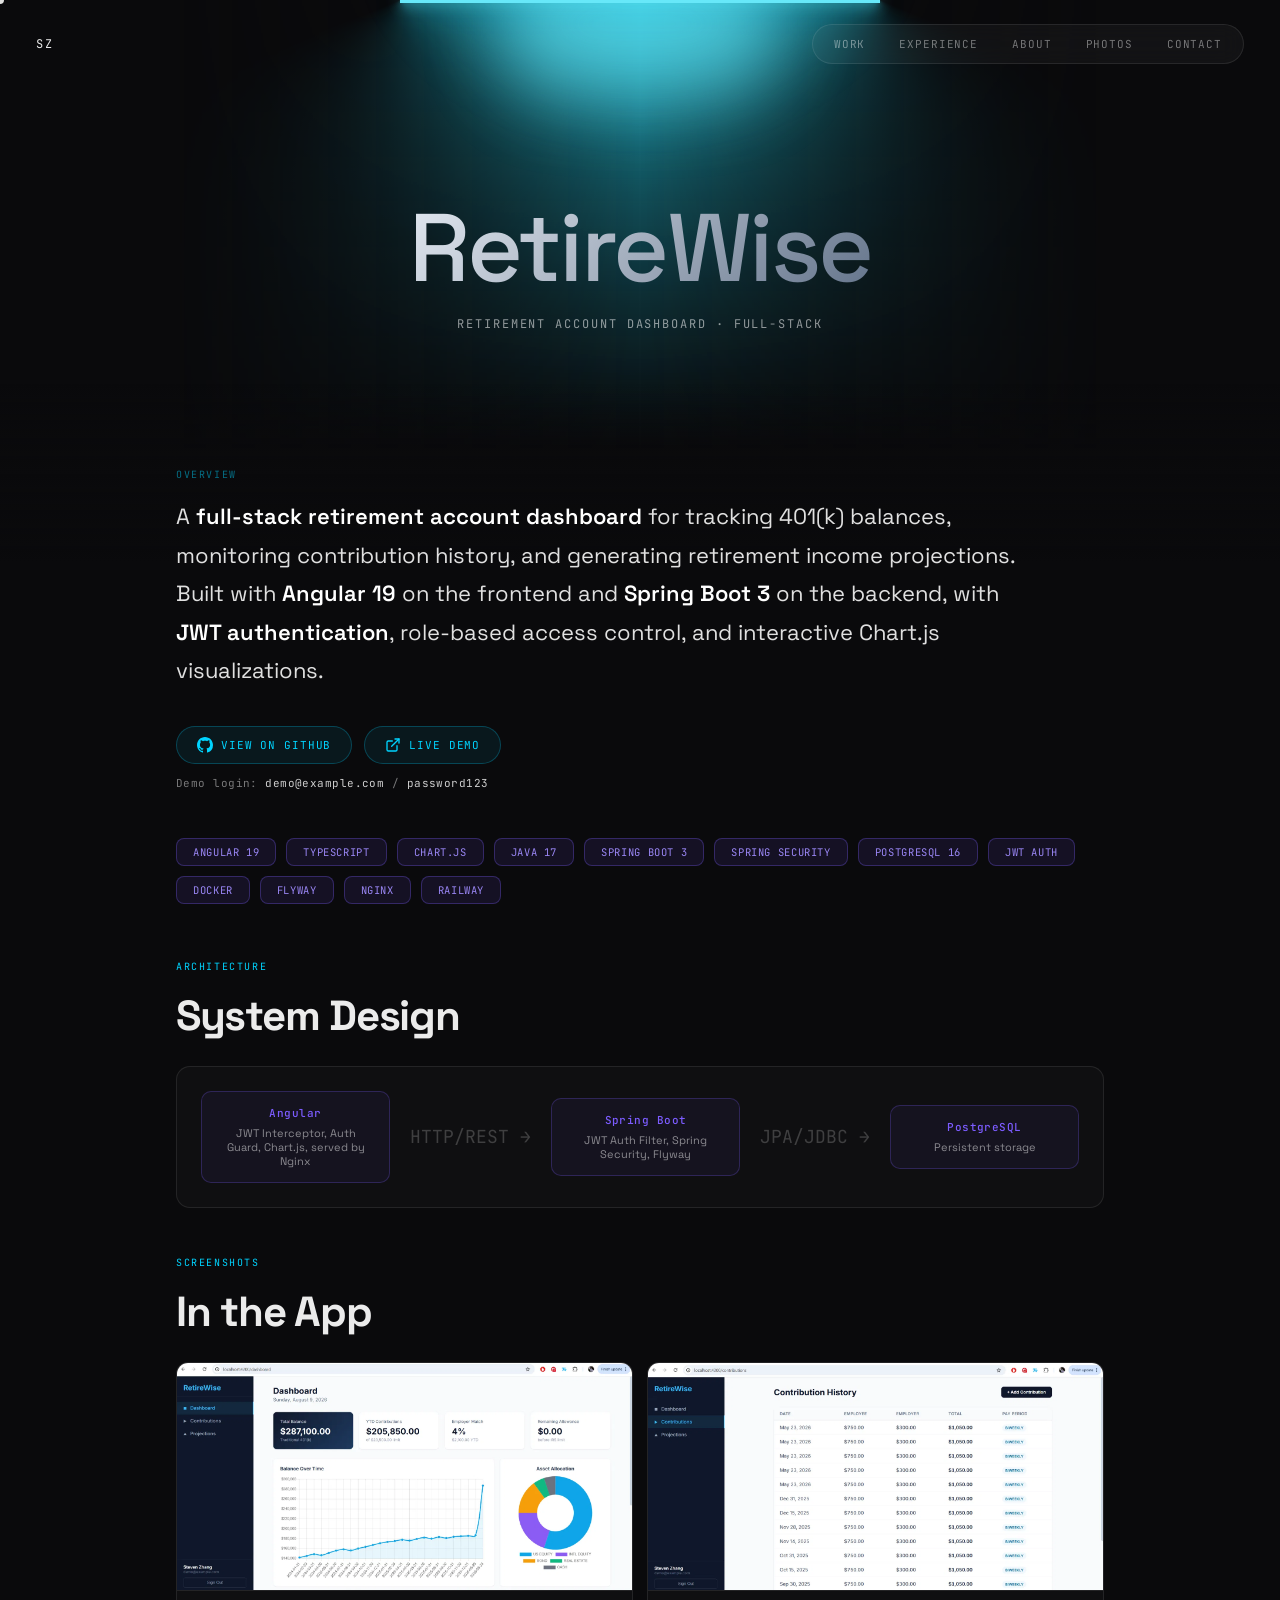
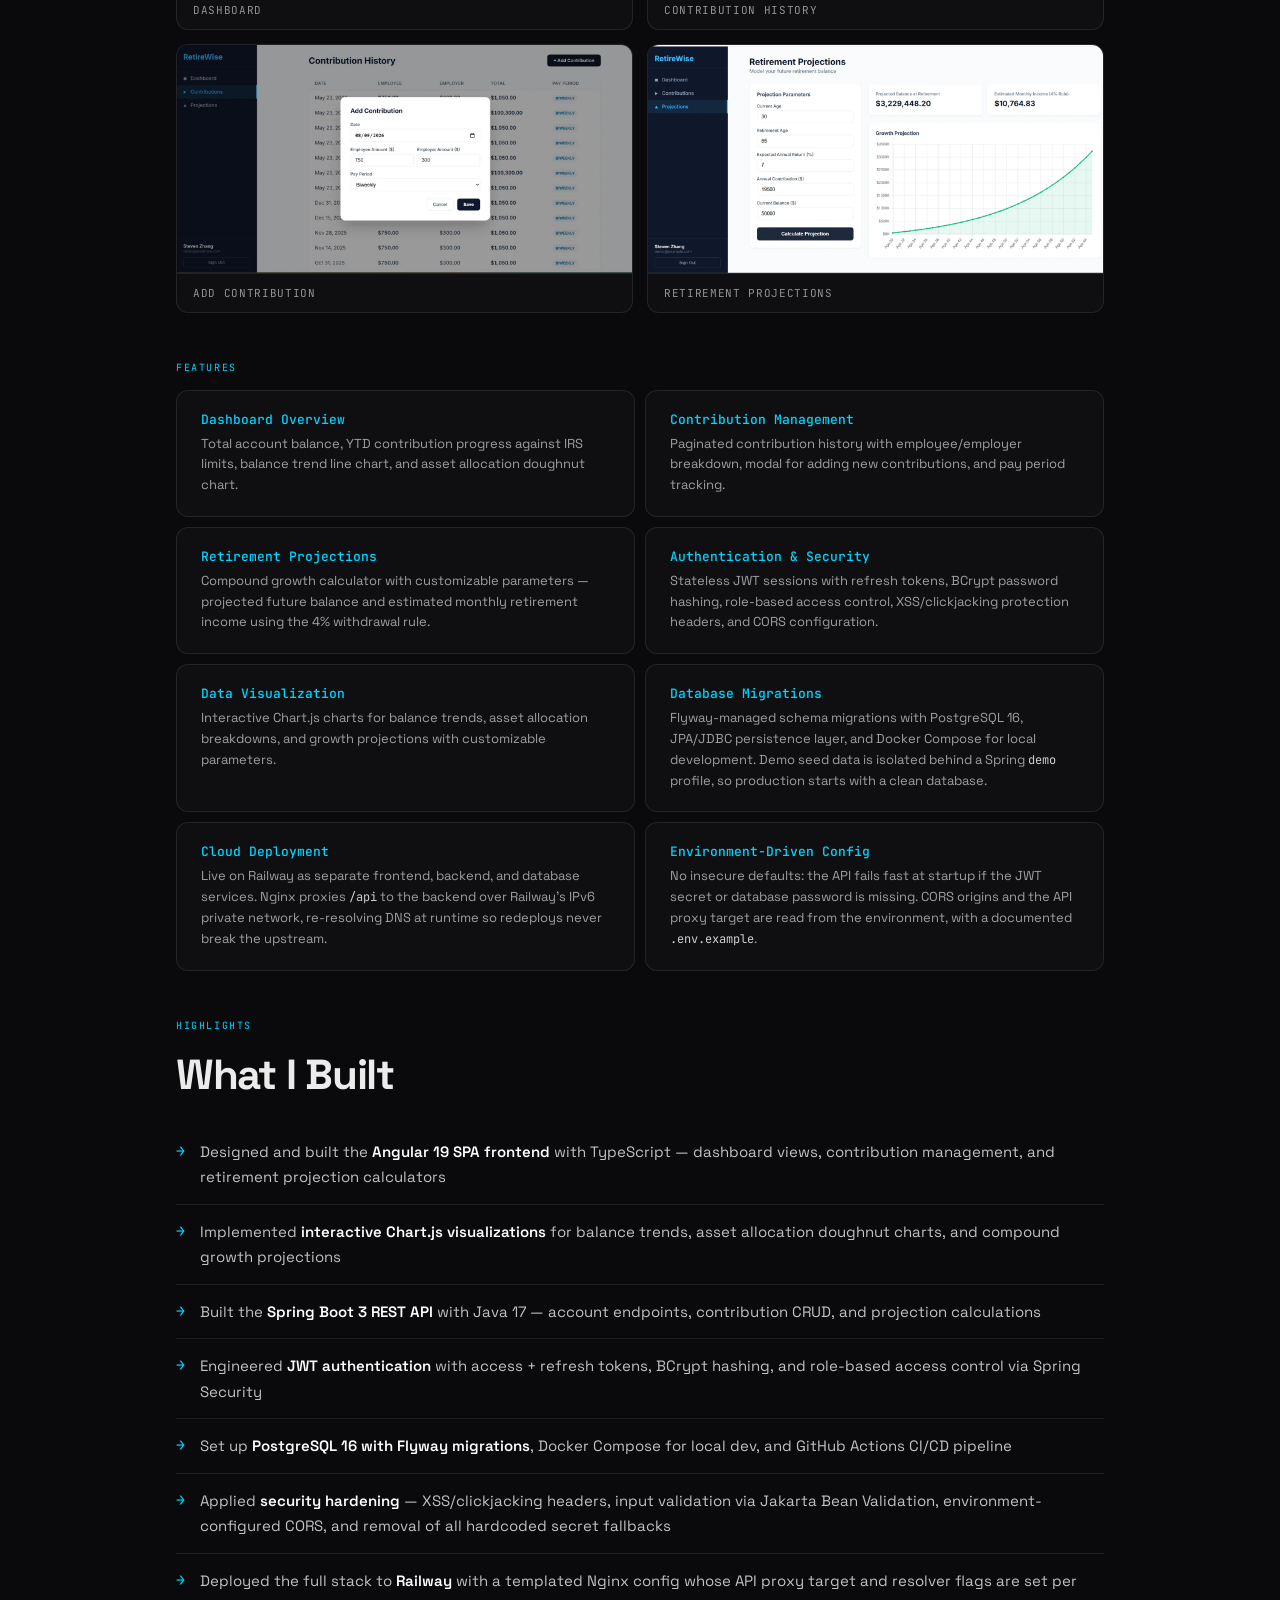
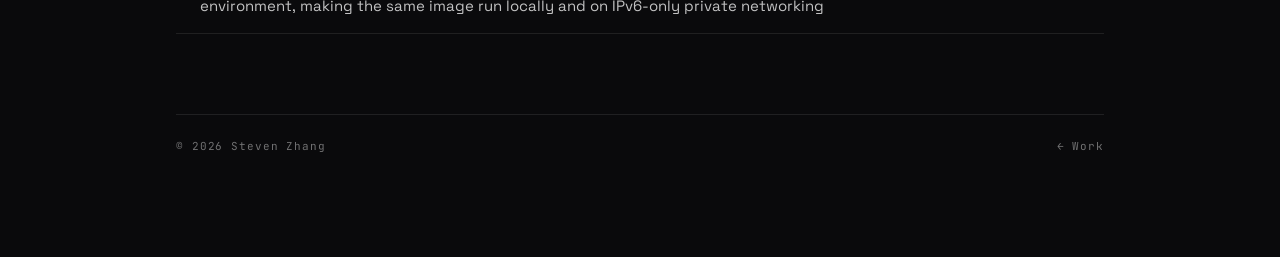
<file: retirewise.html>
<!doctype html>
<html lang="en">
<head>
  <meta charset="utf-8" />
  <meta name="viewport" content="width=device-width, initial-scale=1" />
  <title>RetireWise — Steven Zhang</title>
  <link rel="preconnect" href="https://fonts.googleapis.com" />
  <link rel="preconnect" href="https://fonts.gstatic.com" crossorigin />
  <link href="https://fonts.googleapis.com/css2?family=Space+Grotesk:wght@300;400;500;600;700&family=JetBrains+Mono:wght@400;500&display=swap" rel="stylesheet" />
  <link rel="stylesheet" href="styles.css" />
  <style>
    /* ── Project overview ────────────────────────────── */
    .proj-desc {
      font-size: clamp(18px, 2.4vw, 22px);
      line-height: 1.75;
      color: #e0e0e0 !important;
      max-width: 62ch;
      margin-bottom: 36px;
      position: relative;
      z-index: 10;
    }
    .proj-desc strong { color: #fff !important; font-weight: 600; }

    .proj-links {
      display: flex; gap: 12px; flex-wrap: wrap;
      margin-bottom: 48px;
    }
    .proj-link {
      display: inline-flex; align-items: center; gap: 8px;
      font-family: var(--mono); font-size: 11px;
      letter-spacing: 0.08em; text-transform: uppercase;
      padding: 10px 20px; border-radius: 999px;
      border: 1px solid rgba(0,212,255,0.25);
      background: rgba(0,212,255,0.07);
      color: var(--accent2);
      transition: background 0.2s, border-color 0.2s, color 0.2s;
      text-decoration: none;
    }
    .proj-link:hover {
      background: rgba(0,212,255,0.15);
      border-color: rgba(0,212,255,0.45);
      color: #fff;
    }

    .proj-links + .demo-note { margin-top: -36px; }
    .demo-note {
      font-family: var(--mono); font-size: 11px;
      letter-spacing: 0.04em;
      color: rgba(255,255,255,0.45);
      margin-bottom: 48px;
    }
    .demo-note code { color: rgba(255,255,255,0.8); font-family: inherit; }

    .proj-concepts {
      display: flex; flex-wrap: wrap; gap: 10px;
      margin-bottom: 56px;
    }
    .proj-chip {
      font-family: var(--mono); font-size: 10.5px;
      letter-spacing: 0.06em; text-transform: uppercase;
      padding: 6px 16px; border-radius: 8px;
      border: 1px solid rgba(124,92,255,0.3);
      background: rgba(124,92,255,0.1);
      color: rgba(160,140,255,0.95);
    }

    /* ── Section headers ─────────────────────────────── */
    .section-label {
      font-family: var(--mono); font-size: 10px;
      letter-spacing: 0.16em; text-transform: uppercase;
      color: var(--accent2);
      margin-bottom: 16px;
    }
    .section-title {
      font-size: clamp(28px, 4vw, 42px);
      font-weight: 700; letter-spacing: -0.03em;
      margin-bottom: 24px;
    }

    /* ── Architecture diagram ────────────────────────── */
    .arch {
      display: flex; align-items: center; gap: 0;
      flex-wrap: wrap;
      justify-content: center;
      margin-bottom: 48px;
      padding: 24px;
      border: 1px solid var(--border);
      border-radius: 14px;
      background: var(--surface);
      overflow-x: auto;
    }
    .arch-stage {
      display: flex; flex-direction: column; align-items: center; gap: 6px;
      padding: 14px 22px;
      border: 1px solid rgba(124,92,255,0.25);
      border-radius: 10px;
      background: rgba(124,92,255,0.06);
      min-width: 160px;
      flex: 1;
    }
    .arch-stage-name {
      font-family: var(--mono); font-size: 11px;
      font-weight: 500; color: var(--accent);
      letter-spacing: 0.04em;
    }
    .arch-stage-desc {
      font-size: 11px; color: rgba(255,255,255,0.5);
      text-align: center;
    }
    .arch-arrow {
      font-family: var(--mono); font-size: 18px;
      color: rgba(255,255,255,0.2);
      padding: 0 20px;
      user-select: none;
    }

    /* ── Feature cards ───────────────────────────────── */
    .feat-grid {
      display: grid;
      grid-template-columns: 1fr 1fr;
      gap: 10px;
      margin-bottom: 48px;
    }
    .feat-card {
      padding: 20px 24px;
      border: 1px solid var(--border);
      border-radius: 12px;
      background: var(--surface);
    }
    .feat-name {
      font-family: var(--mono); font-size: 13px;
      font-weight: 500;
      color: var(--accent2);
      margin-bottom: 6px;
    }
    .feat-desc {
      font-size: 13px;
      line-height: 1.6;
      color: rgba(255,255,255,0.6);
    }
    .feat-desc code { font-family: var(--mono); font-size: 12px; color: rgba(255,255,255,0.8); }

    /* ── Contributions list ──────────────────────────── */
    .contrib-list {
      list-style: none;
      margin-bottom: 48px;
    }
    .contrib-list li {
      position: relative;
      padding: 14px 0 14px 24px;
      font-size: 15px;
      line-height: 1.7;
      color: rgba(255,255,255,0.75);
      border-bottom: 1px solid var(--border);
    }
    .contrib-list li::before {
      content: '\2192';
      position: absolute;
      left: 0;
      color: var(--accent2);
      font-family: var(--mono);
    }
    .contrib-list li strong {
      color: #fff;
      font-weight: 600;
    }

    /* ── Screenshots ─────────────────────────────────── */
    .shot-grid {
      display: grid;
      grid-template-columns: 1fr 1fr;
      gap: 14px;
      margin-bottom: 48px;
    }
    .shot {
      margin: 0;
      border: 1px solid var(--border);
      border-radius: 12px;
      background: var(--surface);
      overflow: hidden;
    }
    .shot a { display: block; }
    .shot img {
      display: block;
      width: 100%; height: auto;
      aspect-ratio: 2 / 1;
      object-fit: cover; object-position: top left;
      transition: transform 0.4s ease;
    }
    .shot a:hover img { transform: scale(1.02); }
    .shot figcaption {
      padding: 12px 16px;
      font-family: var(--mono); font-size: 11px;
      letter-spacing: 0.06em; text-transform: uppercase;
      color: rgba(255,255,255,0.55);
      border-top: 1px solid var(--border);
    }

    @media (max-width: 760px) {
      .feat-grid { grid-template-columns: 1fr; }
      .shot-grid { grid-template-columns: 1fr; }
      .arch { flex-direction: column; gap: 8px; }
      .arch-arrow { transform: rotate(90deg); padding: 4px 0; }
    }
  </style>
</head>
<body>

  <nav class="nav">
    <a class="nav-logo" href="index.html" data-cursor="Home">SZ</a>
    <div class="nav-links">
      <a class="nav-link" href="work.html" data-cursor="Work">Work</a>
      <a class="nav-link" href="experience.html" data-cursor="Experience">Experience</a>
      <a class="nav-link" href="about.html" data-cursor="About">About</a>
      <a class="nav-link" href="photos.html" data-cursor="Photos">Photos</a>
      <a class="nav-link" href="contact.html" data-cursor="Contact">Contact</a>
    </div>
  </nav>

  <main class="page-inner">

    <!-- Hero -->
    <section class="lamp-hero">
      <div class="lamp-fx" aria-hidden="true">
        <div class="lamp-cone lamp-cone-l"></div>
        <div class="lamp-cone lamp-cone-r"></div>
        <div class="lamp-glow"></div>
        <div class="lamp-hotspot"></div>
        <div class="lamp-bar"></div>
      </div>
      <h2 class="lamp-title">RetireWise</h2>
      <span class="lamp-sub">Retirement Account Dashboard · Full-Stack</span>
    </section>

    <!-- Overview -->
    <section>
      <div class="section-label">Overview</div>
      <p class="proj-desc">
        A <strong>full-stack retirement account dashboard</strong> for tracking 401(k) balances, monitoring contribution history, and generating retirement income projections. Built with <strong>Angular 19</strong> on the frontend and <strong>Spring Boot 3</strong> on the backend, with <strong>JWT authentication</strong>, role-based access control, and interactive Chart.js visualizations.
      </p>

      <div class="proj-links">
        <a class="proj-link" href="https://github.com/BigMuscleSmoe/retirement-dashboard" target="_blank" rel="noopener" data-cursor="GitHub">
          <svg width="16" height="16" viewBox="0 0 24 24" fill="currentColor"><path d="M12 0C5.37 0 0 5.37 0 12c0 5.31 3.435 9.795 8.205 11.385.6.105.825-.255.825-.57 0-.285-.015-1.23-.015-2.235-3.015.555-3.795-.735-4.035-1.41-.135-.345-.72-1.41-1.23-1.695-.42-.225-1.02-.78-.015-.795.945-.015 1.62.87 1.845 1.23 1.08 1.815 2.805 1.305 3.495.99.105-.78.42-1.305.765-1.605-2.67-.3-5.46-1.335-5.46-5.925 0-1.305.465-2.385 1.23-3.225-.12-.3-.54-1.53.12-3.18 0 0 1.005-.315 3.3 1.23.96-.27 1.98-.405 3-.405s2.04.135 3 .405c2.295-1.56 3.3-1.23 3.3-1.23.66 1.65.24 2.88.12 3.18.765.84 1.23 1.905 1.23 3.225 0 4.605-2.805 5.625-5.475 5.925.435.375.81 1.095.81 2.22 0 1.605-.015 2.895-.015 3.3 0 .315.225.69.825.57A12.02 12.02 0 0024 12c0-6.63-5.37-12-12-12z"/></svg>
          <span>View on GitHub</span>
        </a>
        <a class="proj-link" href="https://retirement-web-production.up.railway.app" target="_blank" rel="noopener" data-cursor="Demo">
          <svg width="16" height="16" viewBox="0 0 24 24" fill="none" stroke="currentColor" stroke-width="2" stroke-linecap="round" stroke-linejoin="round"><path d="M18 13v6a2 2 0 01-2 2H5a2 2 0 01-2-2V8a2 2 0 012-2h6"/><path d="M15 3h6v6"/><path d="M10 14L21 3"/></svg>
          <span>Live Demo</span>
        </a>
      </div>
      <p class="demo-note">Demo login: <code>demo@example.com</code> / <code>password123</code></p>

      <div class="proj-concepts">
        <span class="proj-chip">Angular 19</span>
        <span class="proj-chip">TypeScript</span>
        <span class="proj-chip">Chart.js</span>
        <span class="proj-chip">Java 17</span>
        <span class="proj-chip">Spring Boot 3</span>
        <span class="proj-chip">Spring Security</span>
        <span class="proj-chip">PostgreSQL 16</span>
        <span class="proj-chip">JWT Auth</span>
        <span class="proj-chip">Docker</span>
        <span class="proj-chip">Flyway</span>
        <span class="proj-chip">Nginx</span>
        <span class="proj-chip">Railway</span>
      </div>
    </section>

    <!-- Architecture -->
    <section>
      <div class="section-label">Architecture</div>
      <h3 class="section-title">System Design</h3>
      <div class="arch">
        <div class="arch-stage">
          <span class="arch-stage-name">Angular</span>
          <span class="arch-stage-desc">JWT Interceptor, Auth Guard, Chart.js, served by Nginx</span>
        </div>
        <span class="arch-arrow">HTTP/REST &rarr;</span>
        <div class="arch-stage">
          <span class="arch-stage-name">Spring Boot</span>
          <span class="arch-stage-desc">JWT Auth Filter, Spring Security, Flyway</span>
        </div>
        <span class="arch-arrow">JPA/JDBC &rarr;</span>
        <div class="arch-stage">
          <span class="arch-stage-name">PostgreSQL</span>
          <span class="arch-stage-desc">Persistent storage</span>
        </div>
      </div>
    </section>

    <!-- Screenshots -->
    <section>
      <div class="section-label">Screenshots</div>
      <h3 class="section-title">In the App</h3>
      <div class="shot-grid">
        <figure class="shot reveal">
          <a href="image/retirewise/dashboard.webp" target="_blank" rel="noopener" data-cursor="Open"><img src="image/retirewise/dashboard.webp" alt="RetireWise dashboard with balance, YTD contributions, balance-over-time chart, and asset allocation doughnut" loading="lazy" /></a>
          <figcaption>Dashboard</figcaption>
        </figure>
        <figure class="shot reveal d1">
          <a href="image/retirewise/contributions.webp" target="_blank" rel="noopener" data-cursor="Open"><img src="image/retirewise/contributions.webp" alt="Paginated contribution history table with employee and employer amounts" loading="lazy" /></a>
          <figcaption>Contribution History</figcaption>
        </figure>
        <figure class="shot reveal d2">
          <a href="image/retirewise/add-contribution.webp" target="_blank" rel="noopener" data-cursor="Open"><img src="image/retirewise/add-contribution.webp" alt="Add Contribution modal with date, employee and employer amounts, and pay period" loading="lazy" /></a>
          <figcaption>Add Contribution</figcaption>
        </figure>
        <figure class="shot reveal d3">
          <a href="image/retirewise/projections.webp" target="_blank" rel="noopener" data-cursor="Open"><img src="image/retirewise/projections.webp" alt="Retirement projections calculator with growth curve chart" loading="lazy" /></a>
          <figcaption>Retirement Projections</figcaption>
        </figure>
      </div>
    </section>

    <!-- Features -->
    <section>
      <div class="section-label">Features</div>
      <div class="feat-grid">
        <div class="feat-card reveal">
          <div class="feat-name">Dashboard Overview</div>
          <div class="feat-desc">Total account balance, YTD contribution progress against IRS limits, balance trend line chart, and asset allocation doughnut chart.</div>
        </div>
        <div class="feat-card reveal d1">
          <div class="feat-name">Contribution Management</div>
          <div class="feat-desc">Paginated contribution history with employee/employer breakdown, modal for adding new contributions, and pay period tracking.</div>
        </div>
        <div class="feat-card reveal d2">
          <div class="feat-name">Retirement Projections</div>
          <div class="feat-desc">Compound growth calculator with customizable parameters — projected future balance and estimated monthly retirement income using the 4% withdrawal rule.</div>
        </div>
        <div class="feat-card reveal d3">
          <div class="feat-name">Authentication &amp; Security</div>
          <div class="feat-desc">Stateless JWT sessions with refresh tokens, BCrypt password hashing, role-based access control, XSS/clickjacking protection headers, and CORS configuration.</div>
        </div>
        <div class="feat-card reveal d4">
          <div class="feat-name">Data Visualization</div>
          <div class="feat-desc">Interactive Chart.js charts for balance trends, asset allocation breakdowns, and growth projections with customizable parameters.</div>
        </div>
        <div class="feat-card reveal d5">
          <div class="feat-name">Database Migrations</div>
          <div class="feat-desc">Flyway-managed schema migrations with PostgreSQL 16, JPA/JDBC persistence layer, and Docker Compose for local development. Demo seed data is isolated behind a Spring <code>demo</code> profile, so production starts with a clean database.</div>
        </div>
        <div class="feat-card reveal d6">
          <div class="feat-name">Cloud Deployment</div>
          <div class="feat-desc">Live on Railway as separate frontend, backend, and database services. Nginx proxies <code>/api</code> to the backend over Railway's IPv6 private network, re-resolving DNS at runtime so redeploys never break the upstream.</div>
        </div>
        <div class="feat-card reveal d7">
          <div class="feat-name">Environment-Driven Config</div>
          <div class="feat-desc">No insecure defaults: the API fails fast at startup if the JWT secret or database password is missing. CORS origins and the API proxy target are read from the environment, with a documented <code>.env.example</code>.</div>
        </div>
      </div>
    </section>

    <!-- What I Built -->
    <section>
      <div class="section-label">Highlights</div>
      <h3 class="section-title">What I Built</h3>
      <ul class="contrib-list">
        <li>Designed and built the <strong>Angular 19 SPA frontend</strong> with TypeScript — dashboard views, contribution management, and retirement projection calculators</li>
        <li>Implemented <strong>interactive Chart.js visualizations</strong> for balance trends, asset allocation doughnut charts, and compound growth projections</li>
        <li>Built the <strong>Spring Boot 3 REST API</strong> with Java 17 — account endpoints, contribution CRUD, and projection calculations</li>
        <li>Engineered <strong>JWT authentication</strong> with access + refresh tokens, BCrypt hashing, and role-based access control via Spring Security</li>
        <li>Set up <strong>PostgreSQL 16 with Flyway migrations</strong>, Docker Compose for local dev, and GitHub Actions CI/CD pipeline</li>
        <li>Applied <strong>security hardening</strong> — XSS/clickjacking headers, input validation via Jakarta Bean Validation, environment-configured CORS, and removal of all hardcoded secret fallbacks</li>
        <li>Deployed the full stack to <strong>Railway</strong> with a templated Nginx config whose API proxy target and resolver flags are set per environment, making the same image run locally and on IPv6-only private networking</li>
      </ul>
    </section>

    <footer class="page-footer">
      <span class="footer-copy">&copy; <span id="year"></span> Steven Zhang</span>
      <a class="footer-copy" href="work.html" data-cursor="Work" style="text-decoration: none;">&larr; Work</a>
    </footer>
  </main>

  <script src="script.js"></script>
</body>
</html>
</file>
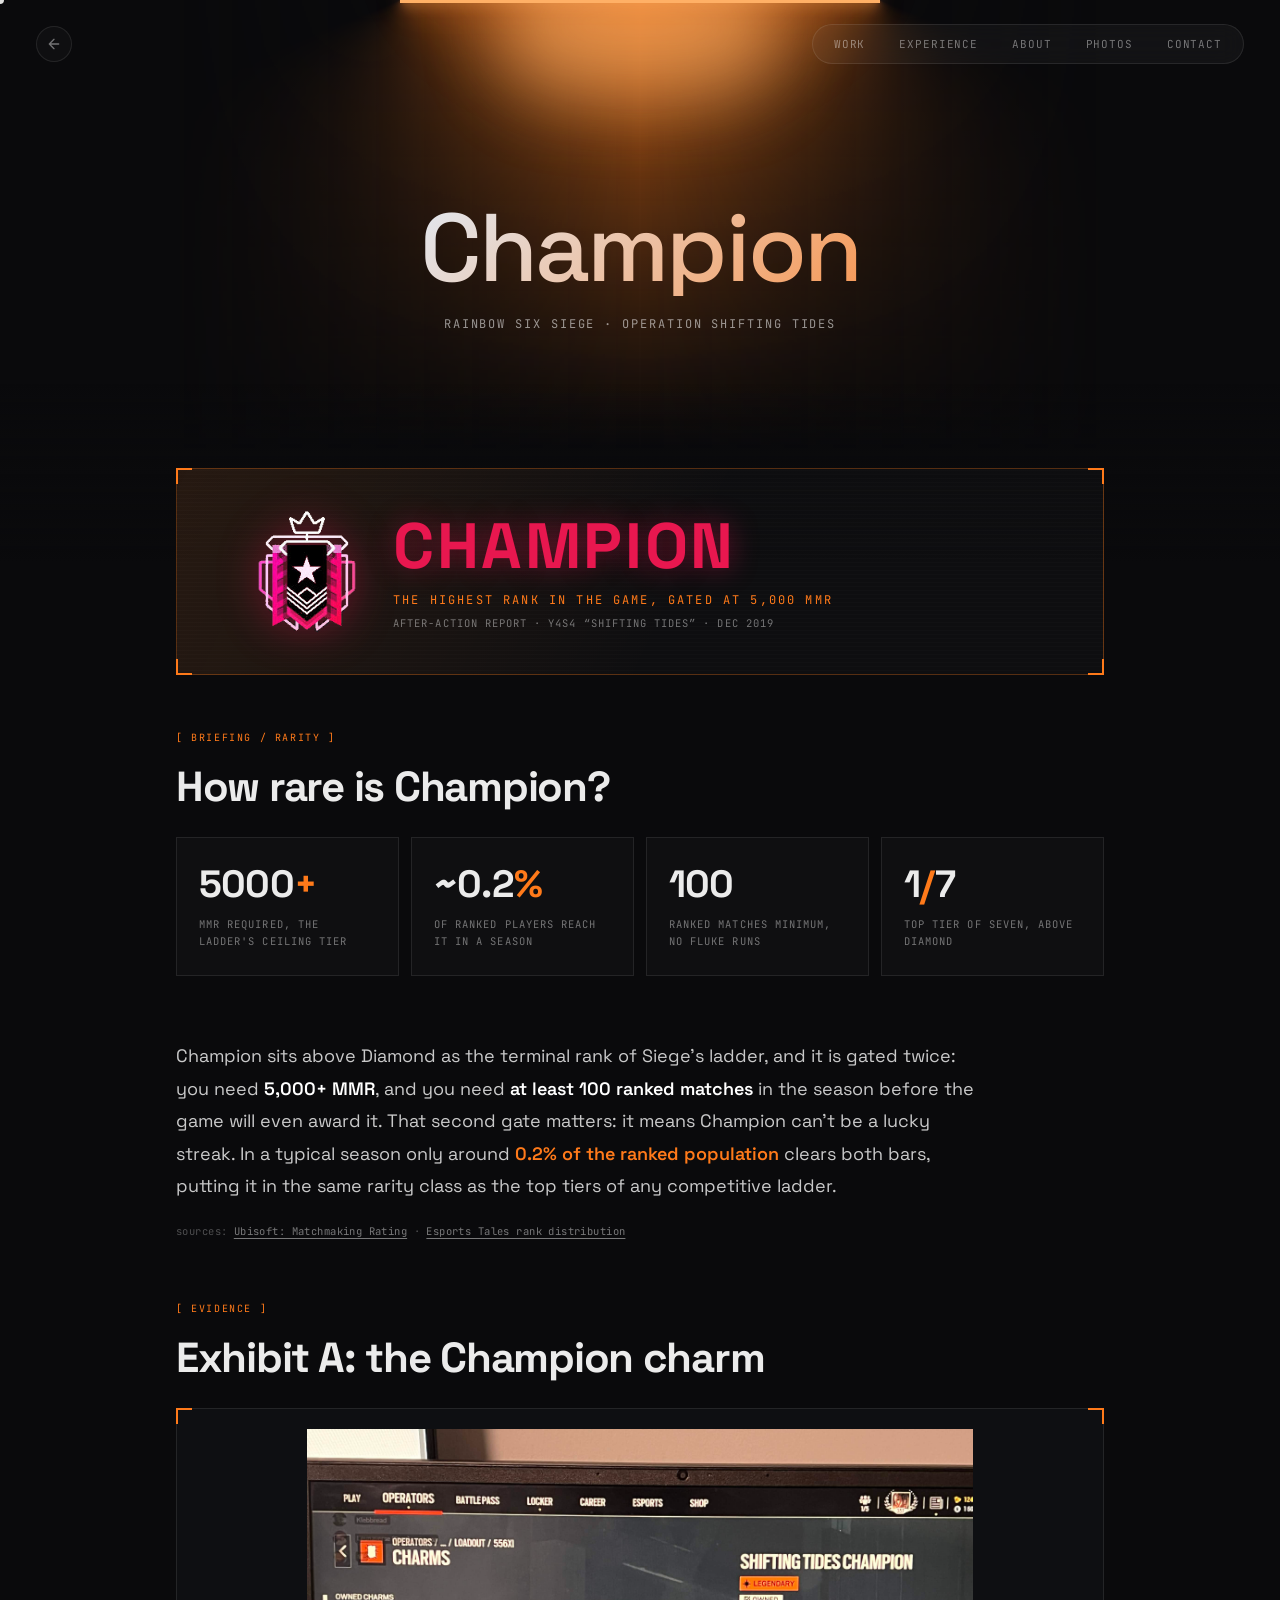
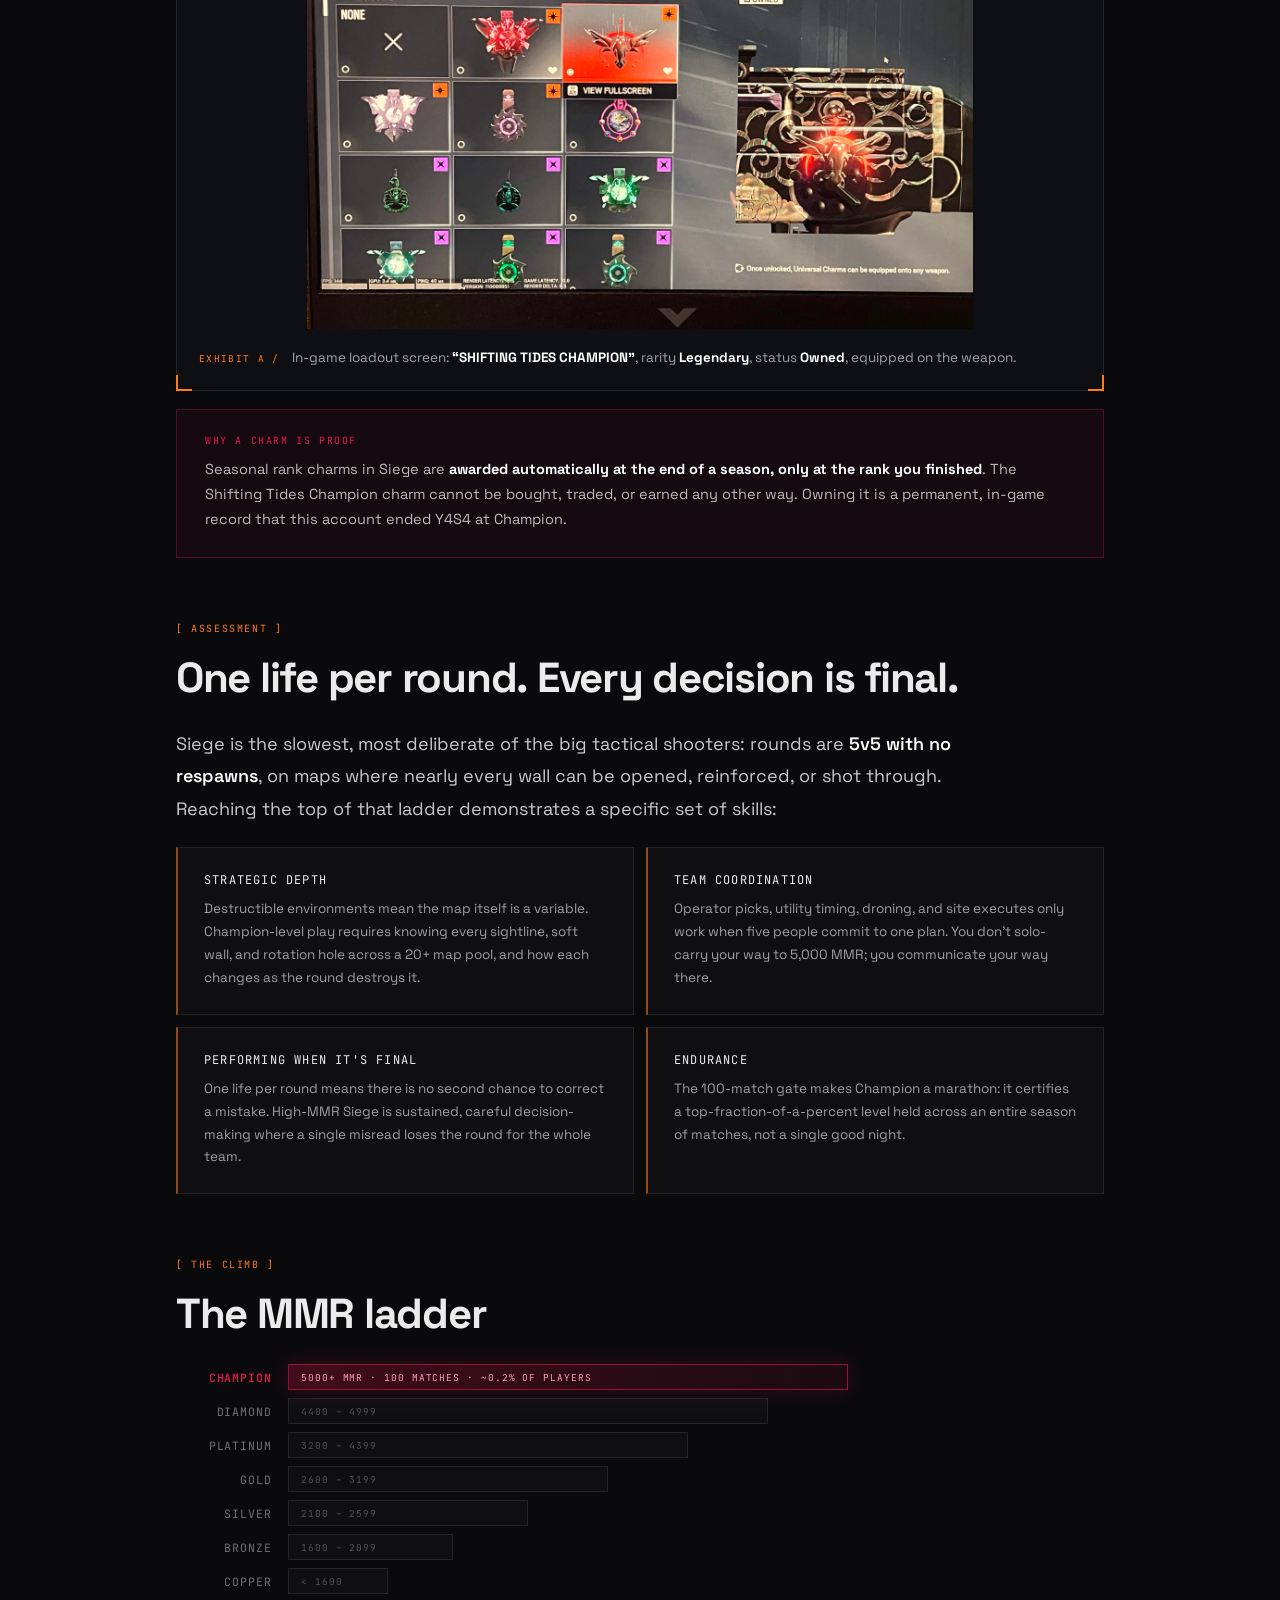
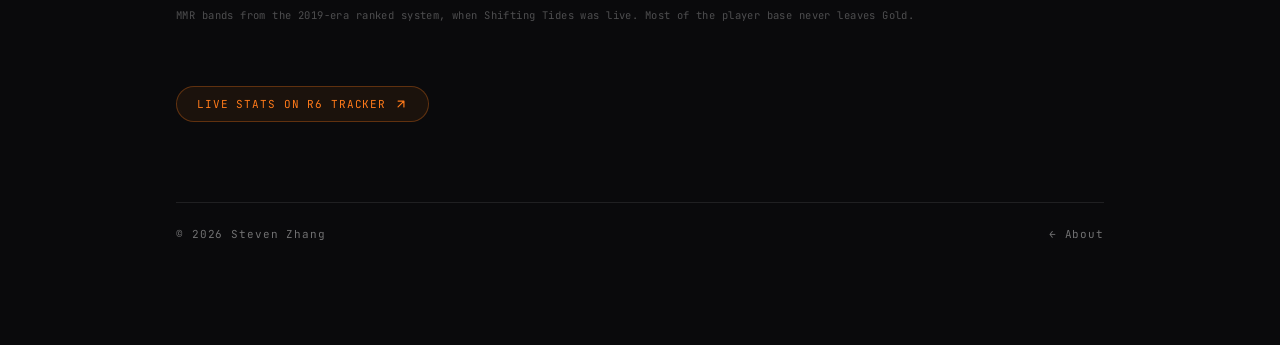
<file: siege.html>
<!doctype html>
<html lang="en">
<head>
  <meta charset="utf-8" />
  <meta name="viewport" content="width=device-width, initial-scale=1" />
  <title>Rainbow Six Siege — Champion — Steven Zhang</title>
  <link rel="preconnect" href="https://fonts.googleapis.com" />
  <link rel="preconnect" href="https://fonts.gstatic.com" crossorigin />
  <link href="https://fonts.googleapis.com/css2?family=Space+Grotesk:wght@300;400;500;600;700&family=JetBrains+Mono:wght@400;500&display=swap" rel="stylesheet" />
  <link rel="stylesheet" href="styles.css" />
  <style>
    :root {
      --sg-orange: #ff7a1a;
      --sg-crimson: #e8174f;
    }

    /* ── Tint the lamp hero Siege orange ─────────────── */
    .lamp-cone-l { background: conic-gradient(from 70deg at center top, rgba(255,122,26,0.9) 0%, transparent 50%, transparent 100%); }
    .lamp-cone-r { background: conic-gradient(from 290deg at center top, transparent 0%, transparent 50%, rgba(255,122,26,0.9) 100%); }
    .lamp-glow { background: radial-gradient(ellipse 55% 100% at center top, rgba(255,122,26,0.5) 0%, rgba(255,122,26,0.18) 35%, rgba(255,122,26,0.04) 65%, transparent 85%); }
    .lamp-hotspot { background: #ffb066; }
    .lamp-bar { background: #ffb066; box-shadow: 0 0 14px rgba(255,176,102,0.9), 0 0 36px rgba(255,122,26,0.45); }
    .lamp-title { background: linear-gradient(135deg, #e2e8f0 0%, #ff7a1a 140%); -webkit-background-clip: text; background-clip: text; }

    /* ── Dossier frame: corner brackets ──────────────── */
    .sg-frame { position: relative; }
    .sg-frame::before, .sg-frame::after,
    .sg-frame > .sg-corner::before, .sg-frame > .sg-corner::after {
      content: '';
      position: absolute;
      width: 14px; height: 14px;
      border-color: var(--sg-orange);
      border-style: solid;
      z-index: 2;
      pointer-events: none;
    }
    .sg-frame::before { top: -1px; left: -1px; border-width: 2px 0 0 2px; }
    .sg-frame::after { top: -1px; right: -1px; border-width: 2px 2px 0 0; }
    .sg-frame > .sg-corner::before { bottom: -1px; left: -1px; border-width: 0 0 2px 2px; }
    .sg-frame > .sg-corner::after { bottom: -1px; right: -1px; border-width: 0 2px 2px 0; }

    /* ── Rank statement / debrief header ─────────────── */
    .sg-statement {
      display: flex; align-items: center; gap: 36px;
      padding: 40px 44px;
      margin-bottom: 56px;
      border: 1px solid rgba(255,122,26,0.3);
      background:
        repeating-linear-gradient(0deg, transparent 0 3px, rgba(255,255,255,0.012) 3px 4px),
        linear-gradient(115deg, rgba(255,122,26,0.1) 0%, transparent 55%),
        rgba(255,255,255,0.02);
    }
    .sg-badge { flex-shrink: 0; filter: drop-shadow(0 0 22px rgba(232,23,79,0.45)); }
    .sg-rank-name {
      font-size: clamp(40px, 6vw, 64px);
      font-weight: 700;
      letter-spacing: 0.04em;
      text-transform: uppercase;
      line-height: 1;
    }
    .sg-rank-name em {
      font-style: normal;
      color: var(--sg-crimson);
      text-shadow: 0 0 28px rgba(232,23,79,0.45);
    }
    .sg-rank-sub {
      font-family: var(--mono); font-size: 12px;
      letter-spacing: 0.18em; text-transform: uppercase;
      color: var(--sg-orange);
      margin-top: 14px;
    }
    .sg-rank-meta {
      font-family: var(--mono); font-size: 10.5px;
      letter-spacing: 0.1em; text-transform: uppercase;
      color: var(--muted);
      margin-top: 8px;
    }

    /* ── Section headers ─────────────────────────────── */
    .section-label {
      font-family: var(--mono); font-size: 10px;
      letter-spacing: 0.16em; text-transform: uppercase;
      color: var(--sg-orange);
      margin-bottom: 16px;
    }
    .section-title {
      font-size: clamp(28px, 4vw, 42px);
      font-weight: 700; letter-spacing: -0.03em;
      margin-bottom: 24px;
    }

    /* ── Stat grid ───────────────────────────────────── */
    .sg-stats {
      display: grid;
      grid-template-columns: repeat(4, 1fr);
      gap: 12px;
      margin-bottom: 64px;
    }
    .sg-stat {
      padding: 26px 22px;
      border: 1px solid var(--border);
      background: var(--surface);
      transition: border-color 0.3s, background 0.3s;
    }
    .sg-stat:hover { border-color: rgba(255,122,26,0.45); background: var(--surface-hi); }
    .sg-stat-num {
      font-size: clamp(26px, 3.4vw, 38px);
      font-weight: 700; letter-spacing: -0.02em;
      line-height: 1.1;
    }
    .sg-stat-num span { color: var(--sg-orange); }
    .sg-stat-label {
      font-family: var(--mono); font-size: 10.5px;
      letter-spacing: 0.1em; text-transform: uppercase;
      color: var(--muted);
      margin-top: 10px;
      line-height: 1.6;
    }

    /* ── Copy ────────────────────────────────────────── */
    .sg-copy {
      font-size: clamp(16px, 2vw, 18px);
      line-height: 1.8;
      color: rgba(255,255,255,0.78);
      max-width: 68ch;
      margin-bottom: 22px;
    }
    .sg-copy strong { color: #fff; font-weight: 600; }
    .sg-copy em { font-style: normal; color: var(--sg-orange); font-weight: 600; }
    .sg-sources {
      font-family: var(--mono); font-size: 10.5px;
      color: var(--dim);
      letter-spacing: 0.04em;
      margin-bottom: 64px;
    }
    .sg-sources a { color: rgba(255,255,255,0.45); text-decoration: underline; text-underline-offset: 3px; }
    .sg-sources a:hover { color: var(--sg-orange); }

    /* ── Evidence exhibit ────────────────────────────── */
    .sg-exhibit {
      border: 1px solid var(--border);
      background: #0e0f12;
      margin-bottom: 18px;
      transition: border-color 0.3s;
      display: block;
    }
    .sg-exhibit:hover { border-color: rgba(255,122,26,0.55); }
    .sg-exhibit img {
      display: block;
      width: 100%;
      max-height: 520px;
      object-fit: contain;
      padding: 20px 20px 0;
      box-sizing: border-box;
    }
    .sg-exhibit-cap {
      display: flex; align-items: baseline; gap: 12px;
      padding: 18px 22px 20px;
    }
    .sg-exhibit-tag {
      font-family: var(--mono); font-size: 9.5px;
      letter-spacing: 0.14em; text-transform: uppercase;
      color: var(--sg-orange);
      flex-shrink: 0;
    }
    .sg-exhibit-text {
      font-size: 13.5px; line-height: 1.65;
      color: rgba(255,255,255,0.62);
    }
    .sg-exhibit-text strong { color: #fff; }

    .sg-charm-note {
      padding: 24px 28px;
      border: 1px solid rgba(232,23,79,0.3);
      background: rgba(232,23,79,0.05);
      margin-bottom: 64px;
    }
    .sg-charm-note-title {
      font-family: var(--mono); font-size: 10px;
      letter-spacing: 0.16em; text-transform: uppercase;
      color: var(--sg-crimson);
      margin-bottom: 10px;
    }
    .sg-charm-note p {
      font-size: 14.5px; line-height: 1.75;
      color: rgba(255,255,255,0.72);
      margin: 0;
    }
    .sg-charm-note strong { color: #fff; }

    /* ── Skill cards ─────────────────────────────────── */
    .sg-skills {
      display: grid;
      grid-template-columns: 1fr 1fr;
      gap: 12px;
      margin-bottom: 64px;
    }
    .sg-skill {
      padding: 24px 26px;
      border: 1px solid var(--border);
      background: var(--surface);
      border-left: 2px solid rgba(255,122,26,0.55);
    }
    .sg-skill-name {
      font-family: var(--mono); font-size: 12px;
      letter-spacing: 0.1em; text-transform: uppercase;
      margin-bottom: 10px;
    }
    .sg-skill-desc {
      font-size: 13.5px; line-height: 1.7;
      color: rgba(255,255,255,0.6);
    }

    /* ── MMR ladder ──────────────────────────────────── */
    .sg-ladder {
      display: flex; flex-direction: column; gap: 8px;
      margin-bottom: 14px;
    }
    .sg-rung {
      display: flex; align-items: center; gap: 16px;
      font-family: var(--mono); font-size: 11.5px;
      letter-spacing: 0.08em; text-transform: uppercase;
      color: var(--muted);
    }
    .sg-rung-name { width: 96px; flex-shrink: 0; text-align: right; }
    .sg-rung-bar {
      height: 26px;
      border: 1px solid var(--border);
      background: var(--surface);
      display: flex; align-items: center;
      padding: 0 12px;
      font-size: 9.5px;
      color: var(--dim);
      white-space: nowrap;
    }
    .sg-rung-champ .sg-rung-name { color: var(--sg-crimson); font-weight: 500; }
    .sg-rung-champ .sg-rung-bar {
      background: linear-gradient(90deg, rgba(232,23,79,0.25), rgba(232,23,79,0.08));
      border-color: rgba(232,23,79,0.55);
      color: #ff9ab5;
      box-shadow: 0 0 22px rgba(232,23,79,0.2);
    }
    .sg-ladder-note {
      font-family: var(--mono); font-size: 10.5px;
      color: var(--dim);
      letter-spacing: 0.04em;
      margin-bottom: 64px;
    }

    /* ── External link ───────────────────────────────── */
    .sg-links { display: flex; gap: 12px; flex-wrap: wrap; margin-bottom: 64px; }
    .sg-link {
      display: inline-flex; align-items: center; gap: 8px;
      font-family: var(--mono); font-size: 11px;
      letter-spacing: 0.08em; text-transform: uppercase;
      padding: 10px 20px; border-radius: 999px;
      border: 1px solid rgba(255,122,26,0.3);
      background: rgba(255,122,26,0.07);
      color: var(--sg-orange);
      transition: background 0.2s, border-color 0.2s, color 0.2s;
      text-decoration: none;
    }
    .sg-link:hover {
      background: rgba(255,122,26,0.16);
      border-color: rgba(255,122,26,0.55);
      color: #fff;
    }

    @media (max-width: 860px) {
      .sg-stats { grid-template-columns: 1fr 1fr; }
    }
    @media (max-width: 760px) {
      .sg-statement { flex-direction: column; text-align: center; gap: 24px; padding: 32px 24px; }
      .sg-skills { grid-template-columns: 1fr; }
      .sg-rung-name { width: 72px; }
    }
  </style>
</head>
<body>

  <nav class="nav">
    <a class="nav-back" href="about.html" data-cursor="Back" aria-label="Back to achievements">
      <svg width="16" height="16" viewBox="0 0 24 24" fill="none" stroke="currentColor" stroke-width="2" stroke-linecap="round" stroke-linejoin="round">
        <path d="M19 12H5M12 19l-7-7 7-7"/>
      </svg>
    </a>
    <div class="nav-links">
      <a class="nav-link" href="work.html" data-cursor="Work">Work</a>
      <a class="nav-link" href="experience.html" data-cursor="Experience">Experience</a>
      <a class="nav-link" href="about.html" data-cursor="About">About</a>
      <a class="nav-link" href="photos.html" data-cursor="Photos">Photos</a>
      <a class="nav-link" href="contact.html" data-cursor="Contact">Contact</a>
    </div>
  </nav>

  <main class="page-inner">

    <!-- Hero -->
    <section class="lamp-hero">
      <div class="lamp-fx" aria-hidden="true">
        <div class="lamp-cone lamp-cone-l"></div>
        <div class="lamp-cone lamp-cone-r"></div>
        <div class="lamp-glow"></div>
        <div class="lamp-hotspot"></div>
        <div class="lamp-bar"></div>
      </div>
      <h2 class="lamp-title">Champion</h2>
      <span class="lamp-sub">Rainbow Six Siege · Operation Shifting Tides</span>
    </section>

    <!-- Rank statement -->
    <div class="sg-statement sg-frame fade-up d2">
      <span class="sg-corner" aria-hidden="true"></span>
      <img class="sg-badge" src="image/logo-siege.png" alt="Rainbow Six Siege Champion rank emblem" height="125" />
      <div>
        <div class="sg-rank-name"><em>Champion</em></div>
        <div class="sg-rank-sub">The highest rank in the game, gated at 5,000 MMR</div>
        <div class="sg-rank-meta">After-action report · Y4S4 “Shifting Tides” · Dec 2019</div>
      </div>
    </div>

    <!-- Rarity -->
    <section>
      <div class="section-label">[ Briefing / Rarity ]</div>
      <h3 class="section-title">How rare is Champion?</h3>
      <div class="sg-stats">
        <div class="sg-stat reveal">
          <div class="sg-stat-num">5000<span>+</span></div>
          <div class="sg-stat-label">MMR required, the ladder's ceiling tier</div>
        </div>
        <div class="sg-stat reveal d1">
          <div class="sg-stat-num">~0.2<span>%</span></div>
          <div class="sg-stat-label">Of ranked players reach it in a season</div>
        </div>
        <div class="sg-stat reveal d2">
          <div class="sg-stat-num">100</div>
          <div class="sg-stat-label">Ranked matches minimum, no fluke runs</div>
        </div>
        <div class="sg-stat reveal d3">
          <div class="sg-stat-num">1<span>/</span>7</div>
          <div class="sg-stat-label">Top tier of seven, above Diamond</div>
        </div>
      </div>

      <p class="sg-copy reveal">
        Champion sits above Diamond as the terminal rank of Siege's ladder, and it is gated twice: you need <strong>5,000+ MMR</strong>, and you need <strong>at least 100 ranked matches</strong> in the season before the game will even award it. That second gate matters: it means Champion can't be a lucky streak. In a typical season only around <em>0.2% of the ranked population</em> clears both bars, putting it in the same rarity class as the top tiers of any competitive ladder.
      </p>
      <p class="sg-sources reveal">
        sources: <a href="https://www.ubisoft.com/en-us/game/rainbow-six/siege/news-updates/4hShcX2HZTG2ttIi3IIN9Y/matchmaking-rating" target="_blank" rel="noopener">Ubisoft: Matchmaking Rating</a> · <a href="https://www.esportstales.com/rainbow-six-siege/seasonal-rank-distribution-and-percentage-of-players" target="_blank" rel="noopener">Esports Tales rank distribution</a>
      </p>
    </section>

    <!-- Proof -->
    <section>
      <div class="section-label">[ Evidence ]</div>
      <h3 class="section-title">Exhibit A: the Champion charm</h3>
      <a class="sg-exhibit sg-frame reveal" href="image/siege1.jpg" target="_blank" rel="noopener" data-cursor="Open">
        <span class="sg-corner" aria-hidden="true"></span>
        <img src="image/siege1.jpg" alt="Rainbow Six Siege loadout screen showing the legendary Shifting Tides Champion charm, owned" loading="lazy" />
        <div class="sg-exhibit-cap">
          <span class="sg-exhibit-tag">Exhibit A /</span>
          <span class="sg-exhibit-text">In-game loadout screen: <strong>“SHIFTING TIDES CHAMPION”</strong>, rarity <strong>Legendary</strong>, status <strong>Owned</strong>, equipped on the weapon.</span>
        </div>
      </a>
      <div class="sg-charm-note reveal">
        <div class="sg-charm-note-title">Why a charm is proof</div>
        <p>Seasonal rank charms in Siege are <strong>awarded automatically at the end of a season, only at the rank you finished</strong>. The Shifting Tides Champion charm cannot be bought, traded, or earned any other way. Owning it is a permanent, in-game record that this account ended Y4S4 at Champion.</p>
      </div>
    </section>

    <!-- What it demonstrates -->
    <section>
      <div class="section-label">[ Assessment ]</div>
      <h3 class="section-title">One life per round. Every decision is final.</h3>
      <p class="sg-copy reveal">
        Siege is the slowest, most deliberate of the big tactical shooters: rounds are <strong>5v5 with no respawns</strong>, on maps where nearly every wall can be opened, reinforced, or shot through. Reaching the top of that ladder demonstrates a specific set of skills:
      </p>
      <div class="sg-skills">
        <div class="sg-skill reveal">
          <div class="sg-skill-name">Strategic depth</div>
          <div class="sg-skill-desc">Destructible environments mean the map itself is a variable. Champion-level play requires knowing every sightline, soft wall, and rotation hole across a 20+ map pool, and how each changes as the round destroys it.</div>
        </div>
        <div class="sg-skill reveal d1">
          <div class="sg-skill-name">Team coordination</div>
          <div class="sg-skill-desc">Operator picks, utility timing, droning, and site executes only work when five people commit to one plan. You don't solo-carry your way to 5,000 MMR; you communicate your way there.</div>
        </div>
        <div class="sg-skill reveal d2">
          <div class="sg-skill-name">Performing when it's final</div>
          <div class="sg-skill-desc">One life per round means there is no second chance to correct a mistake. High-MMR Siege is sustained, careful decision-making where a single misread loses the round for the whole team.</div>
        </div>
        <div class="sg-skill reveal d3">
          <div class="sg-skill-name">Endurance</div>
          <div class="sg-skill-desc">The 100-match gate makes Champion a marathon: it certifies a top-fraction-of-a-percent level held across an entire season of matches, not a single good night.</div>
        </div>
      </div>
    </section>

    <!-- Ladder -->
    <section>
      <div class="section-label">[ The climb ]</div>
      <h3 class="section-title">The MMR ladder</h3>
      <div class="sg-ladder reveal">
        <div class="sg-rung sg-rung-champ">
          <span class="sg-rung-name">Champion</span>
          <div class="sg-rung-bar" style="width: min(100%, 560px)">5000+ MMR · 100 matches · ~0.2% of players</div>
        </div>
        <div class="sg-rung">
          <span class="sg-rung-name">Diamond</span>
          <div class="sg-rung-bar" style="width: min(88%, 480px)">4400 – 4999</div>
        </div>
        <div class="sg-rung">
          <span class="sg-rung-name">Platinum</span>
          <div class="sg-rung-bar" style="width: min(74%, 400px)">3200 – 4399</div>
        </div>
        <div class="sg-rung">
          <span class="sg-rung-name">Gold</span>
          <div class="sg-rung-bar" style="width: min(60%, 320px)">2600 – 3199</div>
        </div>
        <div class="sg-rung">
          <span class="sg-rung-name">Silver</span>
          <div class="sg-rung-bar" style="width: min(46%, 240px)">2100 – 2599</div>
        </div>
        <div class="sg-rung">
          <span class="sg-rung-name">Bronze</span>
          <div class="sg-rung-bar" style="width: min(32%, 165px)">1600 – 2099</div>
        </div>
        <div class="sg-rung">
          <span class="sg-rung-name">Copper</span>
          <div class="sg-rung-bar" style="width: min(20%, 100px)">&lt; 1600</div>
        </div>
      </div>
      <p class="sg-ladder-note">MMR bands from the 2019-era ranked system, when Shifting Tides was live. Most of the player base never leaves Gold.</p>
    </section>

    <!-- Links -->
    <div class="sg-links">
      <a class="sg-link" href="https://r6.tracker.network/r6siege/profile/xbl/sPx1Lr/overview?gamemode=pvp_ranked" target="_blank" rel="noopener" data-cursor="Stats">
        <span>Live stats on R6 Tracker</span>
        <svg width="14" height="14" viewBox="0 0 24 24" fill="none" stroke="currentColor" stroke-width="2" stroke-linecap="round" stroke-linejoin="round"><path d="M7 17L17 7M17 7H7M17 7v10"/></svg>
      </a>
    </div>

    <footer class="page-footer">
      <span class="footer-copy">© <span id="year"></span> Steven Zhang</span>
      <a class="footer-copy" href="about.html" data-cursor="About" style="text-decoration: none;">← About</a>
    </footer>
  </main>

  <script src="script.js"></script>
</body>
</html>
</file>
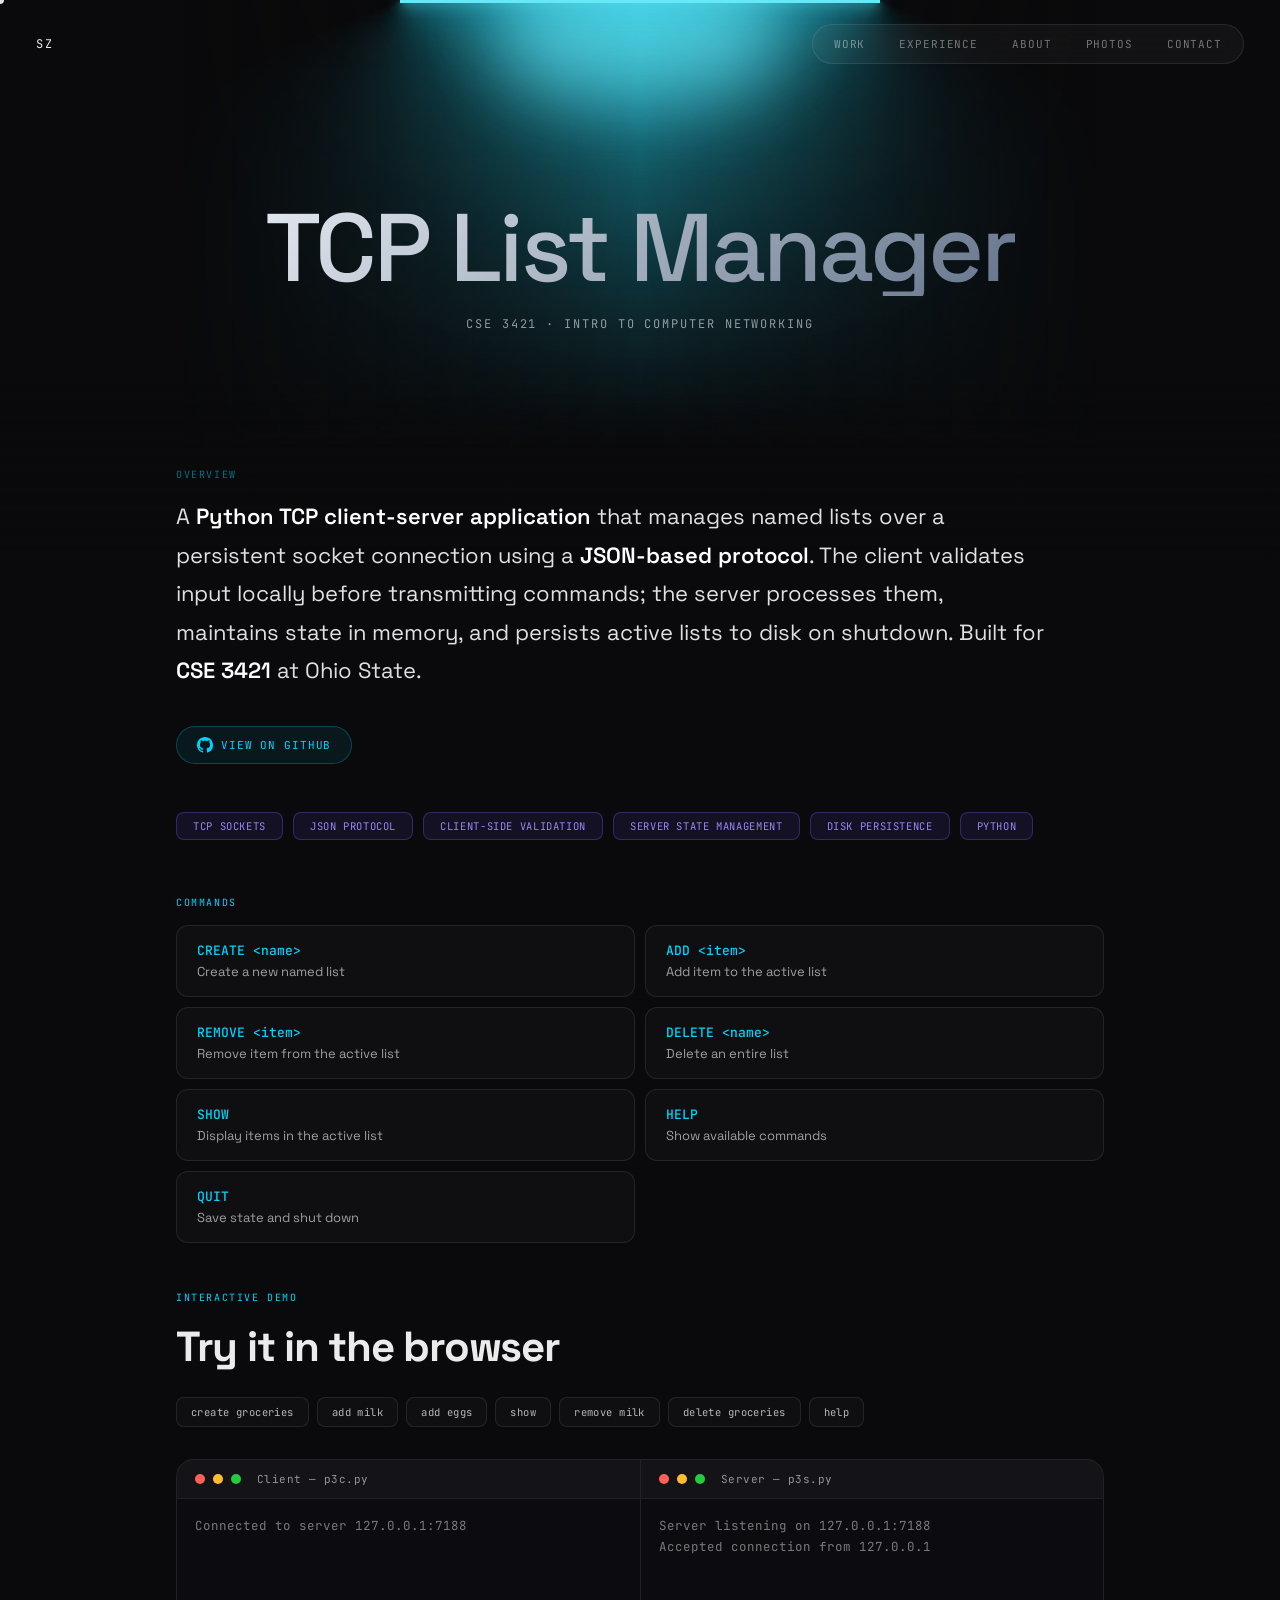
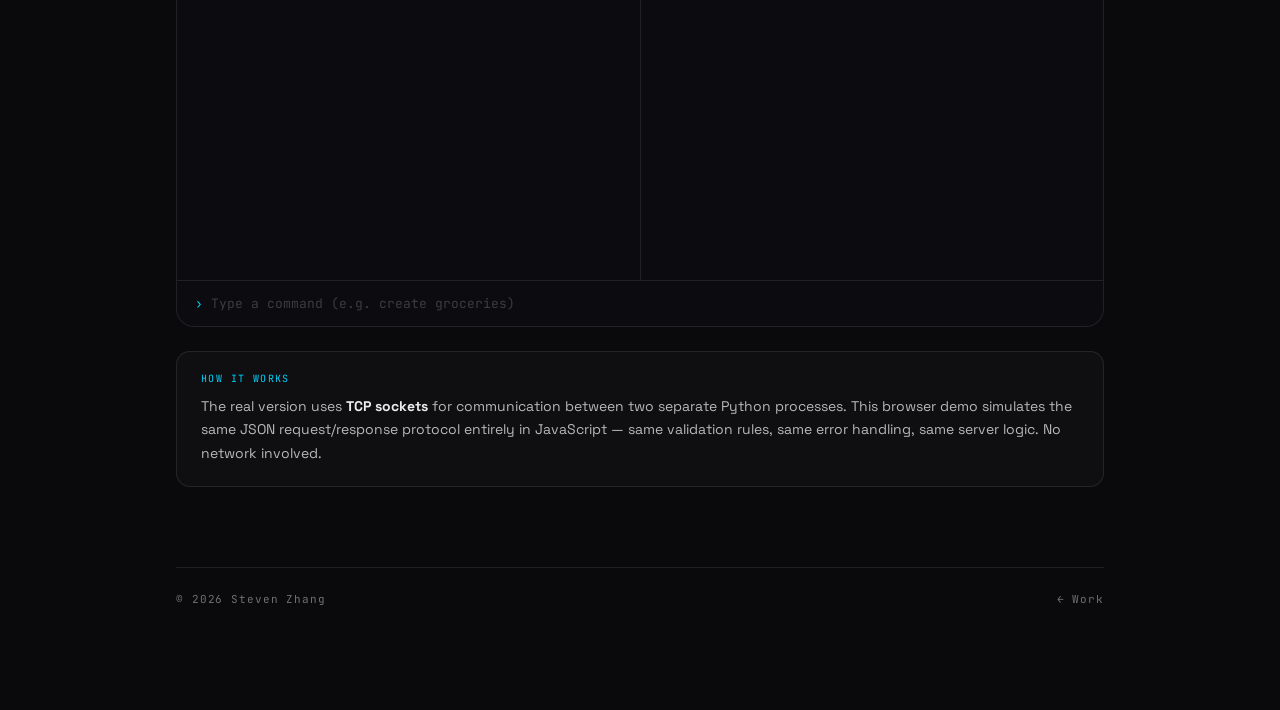
<file: tcp-list-manager.html>
<!doctype html>
<html lang="en">
<head>
  <meta charset="utf-8" />
  <meta name="viewport" content="width=device-width, initial-scale=1" />
  <title>TCP List Manager — Steven Zhang</title>
  <link rel="preconnect" href="https://fonts.googleapis.com" />
  <link rel="preconnect" href="https://fonts.gstatic.com" crossorigin />
  <link href="https://fonts.googleapis.com/css2?family=Space+Grotesk:wght@300;400;500;600;700&family=JetBrains+Mono:wght@400;500&display=swap" rel="stylesheet" />
  <link rel="stylesheet" href="styles.css" />
  <style>
    /* ── Project overview ────────────────────────────── */
    .proj-desc {
      font-size: clamp(18px, 2.4vw, 22px);
      line-height: 1.75;
      color: #e0e0e0 !important;
      max-width: 62ch;
      margin-bottom: 36px;
      position: relative;
      z-index: 10;
    }
    .proj-desc strong { color: #fff !important; font-weight: 600; }

    .proj-links {
      display: flex; gap: 12px; flex-wrap: wrap;
      margin-bottom: 48px;
    }
    .proj-link {
      display: inline-flex; align-items: center; gap: 8px;
      font-family: var(--mono); font-size: 11px;
      letter-spacing: 0.08em; text-transform: uppercase;
      padding: 10px 20px; border-radius: 999px;
      border: 1px solid rgba(0,212,255,0.25);
      background: rgba(0,212,255,0.07);
      color: var(--accent2);
      transition: background 0.2s, border-color 0.2s, color 0.2s;
      text-decoration: none;
    }
    .proj-link:hover {
      background: rgba(0,212,255,0.15);
      border-color: rgba(0,212,255,0.45);
      color: #fff;
    }

    .proj-concepts {
      display: flex; flex-wrap: wrap; gap: 10px;
      margin-bottom: 56px;
    }
    .proj-chip {
      font-family: var(--mono); font-size: 10.5px;
      letter-spacing: 0.06em; text-transform: uppercase;
      padding: 6px 16px; border-radius: 8px;
      border: 1px solid rgba(124,92,255,0.3);
      background: rgba(124,92,255,0.1);
      color: rgba(160,140,255,0.95);
    }

    /* ── Section headers ─────────────────────────────── */
    .section-label {
      font-family: var(--mono); font-size: 10px;
      letter-spacing: 0.16em; text-transform: uppercase;
      color: var(--accent2);
      margin-bottom: 16px;
    }
    .section-title {
      font-size: clamp(28px, 4vw, 42px);
      font-weight: 700; letter-spacing: -0.03em;
      margin-bottom: 24px;
    }

    /* ── Terminal demo ───────────────────────────────── */
    .demo-wrap {
      border: 1px solid var(--border);
      border-radius: 18px;
      overflow: hidden;
      background: #0c0c10;
      margin-bottom: 24px;
    }
    .demo-panels {
      display: grid;
      grid-template-columns: 1fr 1fr;
      min-height: 420px;
    }
    .demo-panel {
      display: flex; flex-direction: column;
    }
    .demo-panel + .demo-panel {
      border-left: 1px solid var(--border);
    }
    .demo-panel-head {
      display: flex; align-items: center; gap: 8px;
      padding: 12px 18px;
      background: rgba(255,255,255,0.03);
      border-bottom: 1px solid rgba(255,255,255,0.06);
    }
    .demo-dot {
      width: 10px; height: 10px; border-radius: 50%;
    }
    .demo-dot-r { background: #ff5f56; }
    .demo-dot-y { background: #ffbd2e; }
    .demo-dot-g { background: #27c93f; }
    .demo-panel-label {
      font-family: var(--mono); font-size: 11px;
      color: rgba(255,255,255,0.55);
      letter-spacing: 0.04em;
      margin-left: 8px;
    }
    .demo-output {
      flex: 1;
      padding: 16px 18px;
      overflow-y: auto;
      font-family: var(--mono);
      font-size: 12.5px;
      line-height: 1.7;
      color: rgba(255,255,255,0.7);
      max-height: 380px;
    }
    .demo-output .line-cmd { color: var(--accent2); }
    .demo-output .line-ok { color: #22dd55; }
    .demo-output .line-warn { color: #ffbd2e; }
    .demo-output .line-err { color: #ff5f56; }
    .demo-output .line-info { color: rgba(255,255,255,0.45); }
    .demo-output .line-show { color: var(--accent); }
    .demo-output .line-json { color: rgba(255,255,255,0.6); }

    /* ── Input bar ───────────────────────────────────── */
    .demo-input-bar {
      display: flex; gap: 0;
      border-top: 1px solid var(--border);
    }
    .demo-prompt {
      font-family: var(--mono); font-size: 13px;
      color: var(--accent2);
      padding: 14px 0 14px 18px;
      user-select: none;
    }
    .demo-input {
      flex: 1;
      background: transparent;
      border: none; outline: none;
      font-family: var(--mono); font-size: 13px;
      color: var(--fg);
      padding: 14px 18px 14px 8px;
    }
    .demo-input::placeholder { color: rgba(255,255,255,0.2); }

    /* ── Quick commands ──────────────────────────────── */
    .demo-quick {
      display: flex; flex-wrap: wrap; gap: 8px;
      margin-bottom: 32px;
    }
    .demo-qbtn {
      font-family: var(--mono); font-size: 10.5px;
      letter-spacing: 0.04em;
      padding: 7px 14px; border-radius: 8px;
      border: 1px solid var(--border);
      background: var(--surface);
      color: rgba(255,255,255,0.7);
      cursor: pointer;
      transition: border-color 0.2s, color 0.2s, background 0.2s;
    }
    .demo-qbtn:hover {
      border-color: rgba(255,255,255,0.25);
      color: var(--fg);
      background: var(--surface-hi);
    }

    /* ── How it works note ───────────────────────────── */
    .demo-note {
      padding: 20px 24px;
      border: 1px solid var(--border);
      border-radius: 14px;
      background: var(--surface);
      margin-bottom: 48px;
    }
    .demo-note-title {
      font-family: var(--mono); font-size: 10px;
      letter-spacing: 0.14em; text-transform: uppercase;
      color: var(--accent2);
      margin-bottom: 10px;
    }
    .demo-note p {
      font-size: 14px;
      line-height: 1.7;
      color: rgba(255,255,255,0.7);
      margin: 0;
    }

    /* ── Command ref table ───────────────────────────── */
    .cmd-grid {
      display: grid;
      grid-template-columns: 1fr 1fr;
      gap: 10px;
      margin-bottom: 48px;
    }
    .cmd-card {
      padding: 16px 20px;
      border: 1px solid var(--border);
      border-radius: 12px;
      background: var(--surface);
    }
    .cmd-name {
      font-family: var(--mono); font-size: 13px;
      font-weight: 500;
      color: var(--accent2);
      margin-bottom: 4px;
    }
    .cmd-desc {
      font-size: 13px;
      color: rgba(255,255,255,0.6);
    }

    @media (max-width: 760px) {
      .demo-panels { grid-template-columns: 1fr; }
      .demo-panel + .demo-panel { border-left: none; border-top: 1px solid var(--border); }
      .cmd-grid { grid-template-columns: 1fr; }
    }
  </style>
</head>
<body>

  <nav class="nav">
    <a class="nav-logo" href="index.html" data-cursor="Home">SZ</a>
    <div class="nav-links">
      <a class="nav-link" href="work.html" data-cursor="Work">Work</a>
      <a class="nav-link" href="experience.html" data-cursor="Experience">Experience</a>
      <a class="nav-link" href="about.html" data-cursor="About">About</a>
      <a class="nav-link" href="photos.html" data-cursor="Photos">Photos</a>
      <a class="nav-link" href="contact.html" data-cursor="Contact">Contact</a>
    </div>
  </nav>

  <main class="page-inner">

    <!-- Hero -->
    <section class="lamp-hero">
      <div class="lamp-fx" aria-hidden="true">
        <div class="lamp-cone lamp-cone-l"></div>
        <div class="lamp-cone lamp-cone-r"></div>
        <div class="lamp-glow"></div>
        <div class="lamp-hotspot"></div>
        <div class="lamp-bar"></div>
      </div>
      <h2 class="lamp-title">TCP List Manager</h2>
      <span class="lamp-sub">CSE 3421 · Intro to Computer Networking</span>
    </section>

    <!-- Project Overview -->
    <section>
      <div class="section-label">Overview</div>
      <p class="proj-desc">
        A <strong>Python TCP client-server application</strong> that manages named lists over a persistent socket connection using a <strong>JSON-based protocol</strong>. The client validates input locally before transmitting commands; the server processes them, maintains state in memory, and persists active lists to disk on shutdown. Built for <strong>CSE 3421</strong> at Ohio State.
      </p>

      <div class="proj-links">
        <a class="proj-link" href="https://github.com/BigMuscleSmoe/tcp-list-manager" target="_blank" rel="noopener" data-cursor="GitHub">
          <svg width="16" height="16" viewBox="0 0 24 24" fill="currentColor"><path d="M12 0C5.37 0 0 5.37 0 12c0 5.31 3.435 9.795 8.205 11.385.6.105.825-.255.825-.57 0-.285-.015-1.23-.015-2.235-3.015.555-3.795-.735-4.035-1.41-.135-.345-.72-1.41-1.23-1.695-.42-.225-1.02-.78-.015-.795.945-.015 1.62.87 1.845 1.23 1.08 1.815 2.805 1.305 3.495.99.105-.78.42-1.305.765-1.605-2.67-.3-5.46-1.335-5.46-5.925 0-1.305.465-2.385 1.23-3.225-.12-.3-.54-1.53.12-3.18 0 0 1.005-.315 3.3 1.23.96-.27 1.98-.405 3-.405s2.04.135 3 .405c2.295-1.56 3.3-1.23 3.3-1.23.66 1.65.24 2.88.12 3.18.765.84 1.23 1.905 1.23 3.225 0 4.605-2.805 5.625-5.475 5.925.435.375.81 1.095.81 2.22 0 1.605-.015 2.895-.015 3.3 0 .315.225.69.825.57A12.02 12.02 0 0024 12c0-6.63-5.37-12-12-12z"/></svg>
          <span>View on GitHub</span>
        </a>
      </div>

      <div class="proj-concepts">
        <span class="proj-chip">TCP Sockets</span>
        <span class="proj-chip">JSON Protocol</span>
        <span class="proj-chip">Client-Side Validation</span>
        <span class="proj-chip">Server State Management</span>
        <span class="proj-chip">Disk Persistence</span>
        <span class="proj-chip">Python</span>
      </div>
    </section>

    <!-- Command Reference -->
    <section>
      <div class="section-label">Commands</div>
      <div class="cmd-grid">
        <div class="cmd-card">
          <div class="cmd-name">CREATE &lt;name&gt;</div>
          <div class="cmd-desc">Create a new named list</div>
        </div>
        <div class="cmd-card">
          <div class="cmd-name">ADD &lt;item&gt;</div>
          <div class="cmd-desc">Add item to the active list</div>
        </div>
        <div class="cmd-card">
          <div class="cmd-name">REMOVE &lt;item&gt;</div>
          <div class="cmd-desc">Remove item from the active list</div>
        </div>
        <div class="cmd-card">
          <div class="cmd-name">DELETE &lt;name&gt;</div>
          <div class="cmd-desc">Delete an entire list</div>
        </div>
        <div class="cmd-card">
          <div class="cmd-name">SHOW</div>
          <div class="cmd-desc">Display items in the active list</div>
        </div>
        <div class="cmd-card">
          <div class="cmd-name">HELP</div>
          <div class="cmd-desc">Show available commands</div>
        </div>
        <div class="cmd-card">
          <div class="cmd-name">QUIT</div>
          <div class="cmd-desc">Save state and shut down</div>
        </div>
      </div>
    </section>

    <!-- Interactive Demo -->
    <section>
      <div class="section-label">Interactive Demo</div>
      <h3 class="section-title">Try it in the browser</h3>

      <div class="demo-quick" id="quick-btns">
        <button class="demo-qbtn" data-cmd="create groceries">create groceries</button>
        <button class="demo-qbtn" data-cmd="add milk">add milk</button>
        <button class="demo-qbtn" data-cmd="add eggs">add eggs</button>
        <button class="demo-qbtn" data-cmd="show">show</button>
        <button class="demo-qbtn" data-cmd="remove milk">remove milk</button>
        <button class="demo-qbtn" data-cmd="delete groceries">delete groceries</button>
        <button class="demo-qbtn" data-cmd="help">help</button>
      </div>

      <div class="demo-wrap">
        <div class="demo-panels">
          <div class="demo-panel">
            <div class="demo-panel-head">
              <span class="demo-dot demo-dot-r"></span>
              <span class="demo-dot demo-dot-y"></span>
              <span class="demo-dot demo-dot-g"></span>
              <span class="demo-panel-label">Client — p3c.py</span>
            </div>
            <div class="demo-output" id="client-out">
              <div class="line-info">Connected to server 127.0.0.1:7188</div>
            </div>
          </div>
          <div class="demo-panel">
            <div class="demo-panel-head">
              <span class="demo-dot demo-dot-r"></span>
              <span class="demo-dot demo-dot-y"></span>
              <span class="demo-dot demo-dot-g"></span>
              <span class="demo-panel-label">Server — p3s.py</span>
            </div>
            <div class="demo-output" id="server-out">
              <div class="line-info">Server listening on 127.0.0.1:7188</div>
              <div class="line-info">Accepted connection from 127.0.0.1</div>
            </div>
          </div>
        </div>
        <div class="demo-input-bar">
          <span class="demo-prompt">›</span>
          <input class="demo-input" id="demo-input" type="text" placeholder="Type a command (e.g. create groceries)" autocomplete="off" spellcheck="false" />
        </div>
      </div>

      <div class="demo-note">
        <div class="demo-note-title">How it works</div>
        <p>The real version uses <strong style="color:var(--fg)">TCP sockets</strong> for communication between two separate Python processes. This browser demo simulates the same JSON request/response protocol entirely in JavaScript — same validation rules, same error handling, same server logic. No network involved.</p>
      </div>
    </section>

    <footer class="page-footer">
      <span class="footer-copy">© <span id="year"></span> Steven Zhang</span>
      <a class="footer-copy" href="work.html" data-cursor="Work" style="text-decoration: none;">← Work</a>
    </footer>
  </main>

  <script src="script.js"></script>
  <script>
  (function() {
    // ── Server state ──────────────────────────────────
    var lists = {};
    var currentList = null;

    var clientOut = document.getElementById('client-out');
    var serverOut = document.getElementById('server-out');
    var input = document.getElementById('demo-input');

    var VALID_COMMANDS = ['ADD','CREATE','DELETE','HELP','QUIT','REMOVE','SHOW'];
    var NEED_PARAM = ['ADD','CREATE','DELETE','REMOVE'];

    var USAGE = [
      'add <item>         - Add list item',
      'create <list name> - Create list',
      'delete <list name> - Delete list',
      'help               - Help',
      'quit               - Quit',
      'remove <item>      - Remove list item',
      'show               - Show items'
    ];

    function addLine(el, text, cls) {
      var d = document.createElement('div');
      if (cls) d.className = cls;
      d.textContent = text;
      el.appendChild(d);
      el.scrollTop = el.scrollHeight;
    }

    function processCommand(raw) {
      raw = raw.trim();
      if (!raw) {
        addLine(clientOut, 'Error: No command entered.', 'line-err');
        return;
      }

      var tokens = raw.split(/\s+/);
      var command = tokens[0].toUpperCase();
      var parameter = tokens.slice(1).join(' ');

      // Client-side: show what user typed
      addLine(clientOut, '> ' + raw, 'line-cmd');

      // Client-side validation
      if (command === 'SHUTDOWN') {
        addLine(clientOut, 'Command error: SHUTDOWN is an invalid command', 'line-err');
        return;
      }

      if (VALID_COMMANDS.indexOf(command) === -1) {
        addLine(clientOut, 'Invalid command: ' + command, 'line-err');
        USAGE.forEach(function(l) { addLine(clientOut, '  ' + l, 'line-info'); });
        return;
      }

      if (NEED_PARAM.indexOf(command) !== -1 && !parameter) {
        addLine(clientOut, 'Missing element in command: ' + command, 'line-err');
        USAGE.forEach(function(l) { addLine(clientOut, '  ' + l, 'line-info'); });
        return;
      }

      if (command === 'HELP') {
        addLine(clientOut, 'usage:', 'line-info');
        USAGE.forEach(function(l) { addLine(clientOut, '  ' + l, 'line-info'); });
        return;
      }

      // ── Send to "server" ──────────────────────────
      var request = { command: command, parameter: parameter };
      addLine(serverOut, '← ' + JSON.stringify(request), 'line-json');

      var response = { response: '', parameter: '' };

      if (command === 'CREATE') {
        if (!parameter) {
          response.response = 'ERROR';
          response.parameter = 'Missing list name for CREATE.';
        } else if (lists[parameter]) {
          response.response = 'WARNING';
          response.parameter = "List '" + parameter + "' already exists. You cannot create a duplicate.";
        } else if (currentList) {
          response.response = 'ERROR';
          response.parameter = "List '" + currentList + "' is currently active. DELETE it before creating a new one.";
        } else {
          lists[parameter] = [];
          currentList = parameter;
          response.response = 'CREATE';
          response.parameter = "List '" + parameter + "' created and selected.";
        }
      }

      else if (command === 'ADD') {
        if (!currentList) {
          response.response = 'ERROR';
          response.parameter = 'No list selected. Use CREATE first.';
        } else if (!parameter) {
          response.response = 'ERROR';
          response.parameter = 'Missing item to ADD.';
        } else if (lists[currentList].indexOf(parameter) !== -1) {
          response.response = 'WARNING';
          response.parameter = "'" + parameter + "' already exists in list.";
        } else {
          lists[currentList].push(parameter);
          response.response = 'ADD';
          response.parameter = "'" + parameter + "' added to list '" + currentList + "'.";
        }
      }

      else if (command === 'REMOVE') {
        if (!currentList) {
          response.response = 'ERROR';
          response.parameter = 'No list selected.';
        } else if (!parameter) {
          response.response = 'ERROR';
          response.parameter = 'Missing item to REMOVE.';
        } else {
          var idx = lists[currentList].indexOf(parameter);
          if (idx === -1) {
            response.response = 'WARNING';
            response.parameter = "'" + parameter + "' not found in list.";
          } else {
            lists[currentList].splice(idx, 1);
            response.response = 'REMOVE';
            response.parameter = "'" + parameter + "' removed from list.";
          }
        }
      }

      else if (command === 'DELETE') {
        if (!parameter) {
          response.response = 'ERROR';
          response.parameter = 'Missing list name for DELETE.';
        } else if (!lists[parameter]) {
          response.response = 'WARNING';
          response.parameter = "List '" + parameter + "' does not exist.";
        } else {
          delete lists[parameter];
          if (currentList === parameter) currentList = null;
          response.response = 'DELETE';
          response.parameter = "List '" + parameter + "' deleted.";
        }
      }

      else if (command === 'SHOW') {
        if (!currentList) {
          response.response = 'ERROR';
          response.parameter = 'No list selected.';
        } else if (lists[currentList].length === 0) {
          response.response = 'SHOW';
          response.parameter = '(list is empty)';
        } else {
          response.response = 'SHOW';
          response.parameter = lists[currentList].join('; ');
        }
      }

      else if (command === 'QUIT') {
        response.response = 'SHUTDOWN';
        response.parameter = 'Server shutting down.';
      }

      else {
        response.response = 'ERROR';
        response.parameter = 'Unsupported command: ' + command;
      }

      // Server log: show outgoing response
      addLine(serverOut, '→ ' + JSON.stringify(response), 'line-json');

      // ── Client handles response ───────────────────
      var type = response.response;
      var param = response.parameter;

      if (type === 'SHOW') {
        addLine(clientOut, 'List Items:', 'line-show');
        var items = param.split(';');
        items.forEach(function(item, i) {
          addLine(clientOut, '  ' + (i + 1) + '. ' + item.trim(), 'line-show');
        });
      } else if (type === 'WARNING') {
        addLine(clientOut, 'WARNING: ' + param, 'line-warn');
      } else if (type === 'ERROR') {
        addLine(clientOut, 'ERROR: ' + param, 'line-err');
      } else if (type === 'SHUTDOWN') {
        addLine(clientOut, 'Server requested shutdown. Closing client.', 'line-info');
        addLine(serverOut, 'Server shut down.', 'line-info');
        // Reset state
        lists = {};
        currentList = null;
        setTimeout(function() {
          addLine(serverOut, 'Server listening on 127.0.0.1:7188', 'line-info');
          addLine(serverOut, 'Accepted connection from 127.0.0.1', 'line-info');
          addLine(clientOut, 'Connected to server 127.0.0.1:7188', 'line-info');
        }, 600);
      } else {
        addLine(clientOut, param, 'line-ok');
      }
    }

    // ── Input handling ────────────────────────────────
    input.addEventListener('keydown', function(e) {
      if (e.key === 'Enter') {
        processCommand(input.value);
        input.value = '';
      }
    });

    // ── Quick command buttons ─────────────────────────
    document.getElementById('quick-btns').addEventListener('click', function(e) {
      var btn = e.target.closest('[data-cmd]');
      if (!btn) return;
      processCommand(btn.getAttribute('data-cmd'));
      input.focus();
    });
  })();
  </script>
</body>
</html>
</file>
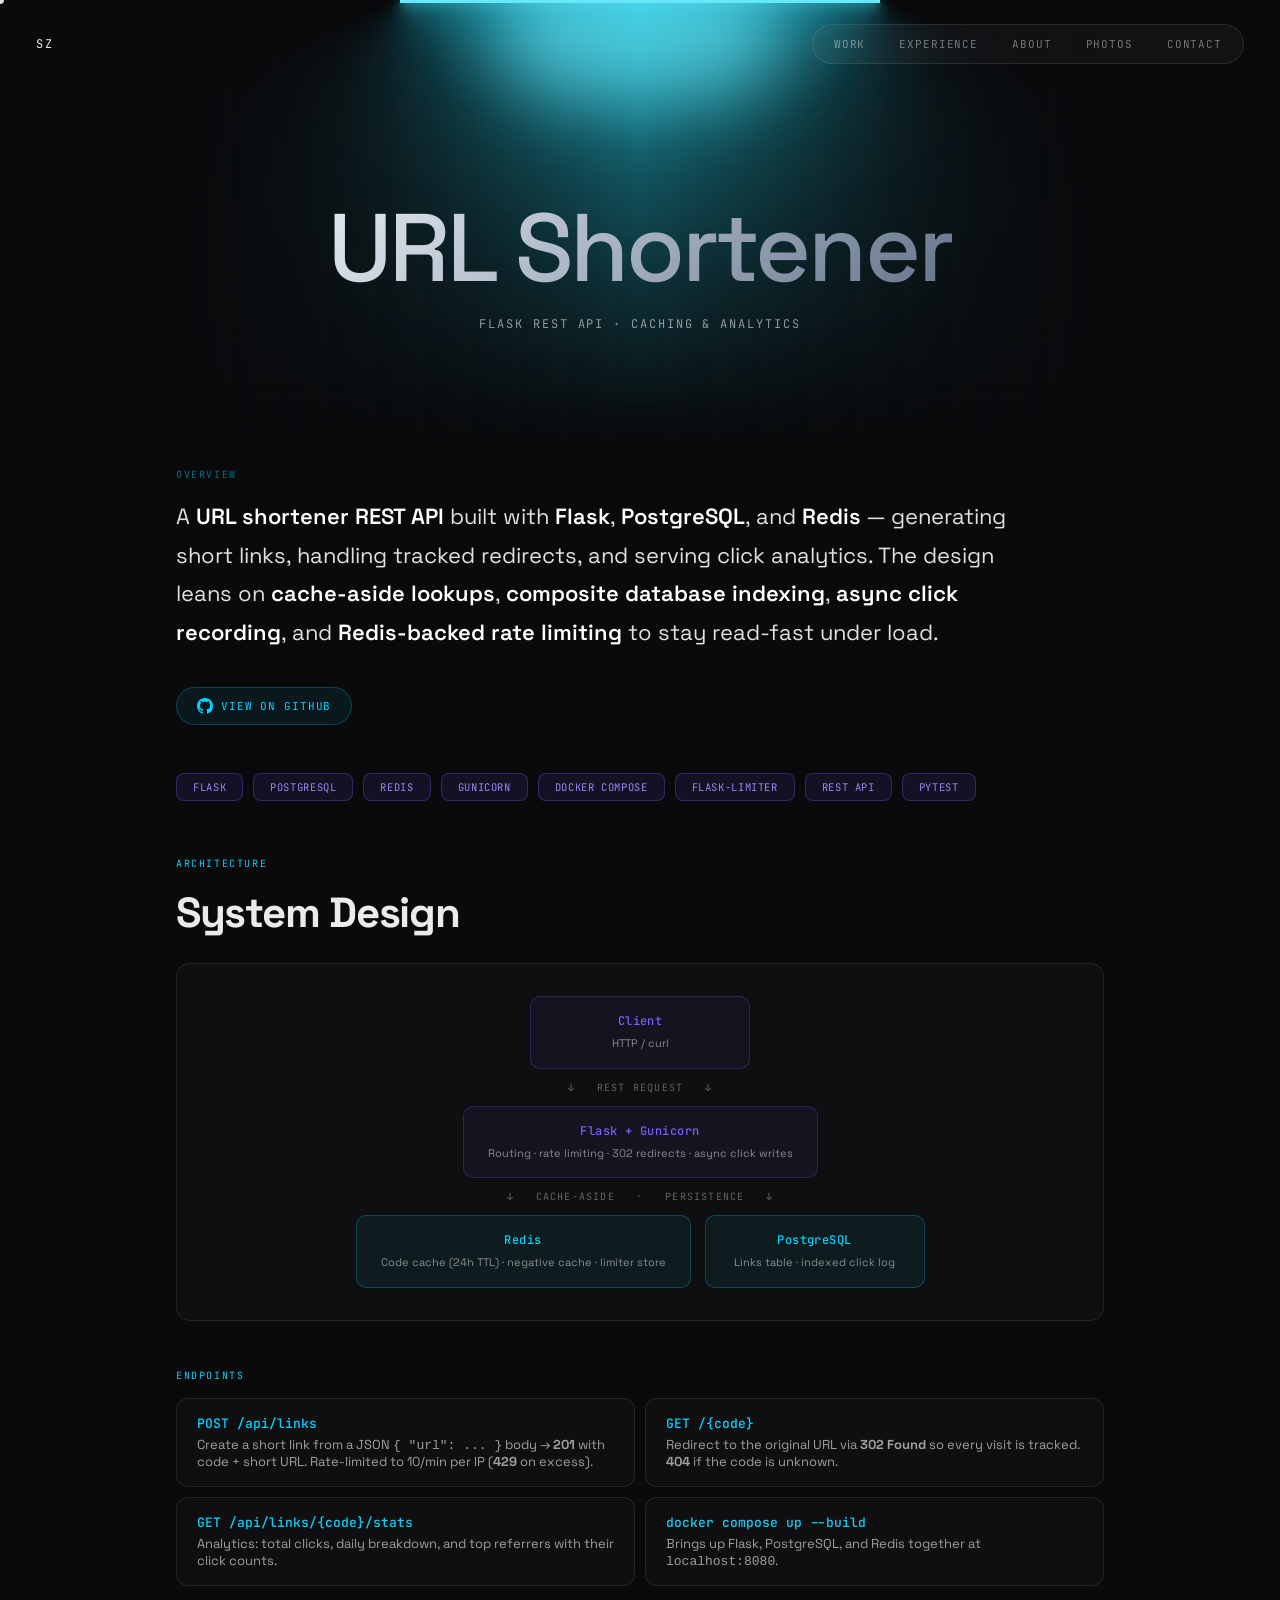
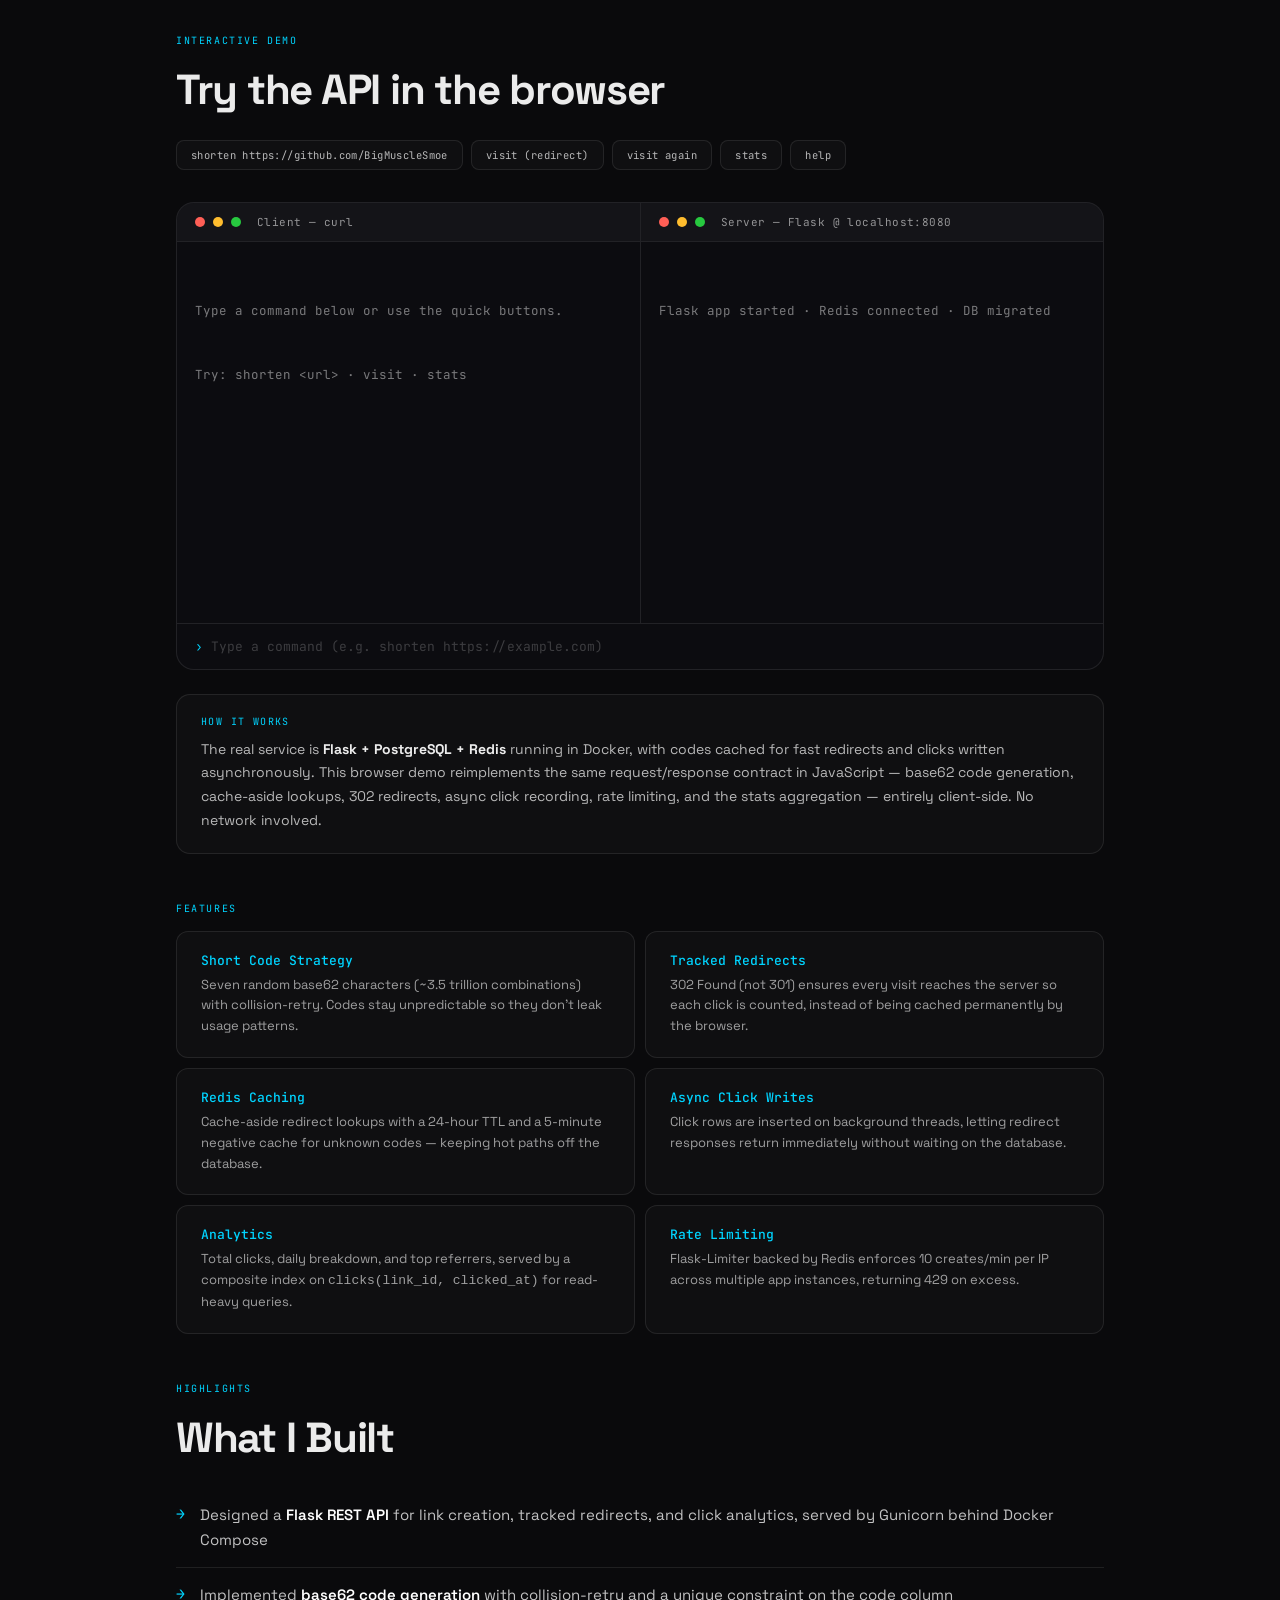
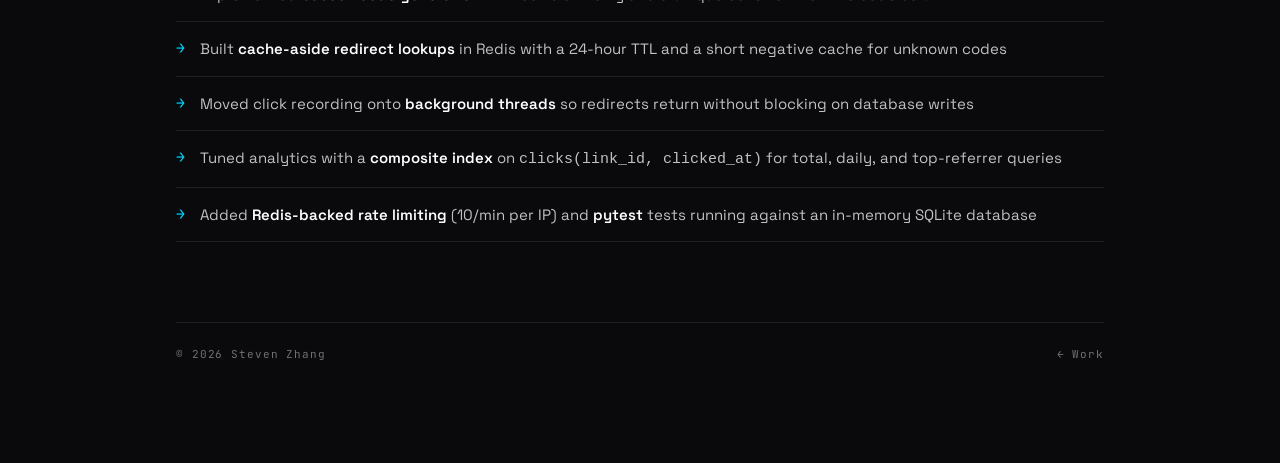
<file: url-shortener.html>
<!doctype html>
<html lang="en">
<head>
  <meta charset="utf-8" />
  <meta name="viewport" content="width=device-width, initial-scale=1" />
  <title>URL Shortener — Steven Zhang</title>
  <link rel="preconnect" href="https://fonts.googleapis.com" />
  <link rel="preconnect" href="https://fonts.gstatic.com" crossorigin />
  <link href="https://fonts.googleapis.com/css2?family=Space+Grotesk:wght@300;400;500;600;700&family=JetBrains+Mono:wght@400;500&display=swap" rel="stylesheet" />
  <link rel="stylesheet" href="styles.css" />
  <style>
    /* ── Project overview ────────────────────────────── */
    .proj-desc {
      font-size: clamp(18px, 2.4vw, 22px);
      line-height: 1.75;
      color: #e0e0e0 !important;
      max-width: 62ch;
      margin-bottom: 36px;
      position: relative;
      z-index: 10;
    }
    .proj-desc strong { color: #fff !important; font-weight: 600; }

    .proj-links {
      display: flex; gap: 12px; flex-wrap: wrap;
      margin-bottom: 48px;
    }
    .proj-link {
      display: inline-flex; align-items: center; gap: 8px;
      font-family: var(--mono); font-size: 11px;
      letter-spacing: 0.08em; text-transform: uppercase;
      padding: 10px 20px; border-radius: 999px;
      border: 1px solid rgba(0,212,255,0.25);
      background: rgba(0,212,255,0.07);
      color: var(--accent2);
      transition: background 0.2s, border-color 0.2s, color 0.2s;
      text-decoration: none;
    }
    .proj-link:hover {
      background: rgba(0,212,255,0.15);
      border-color: rgba(0,212,255,0.45);
      color: #fff;
    }

    .proj-concepts {
      display: flex; flex-wrap: wrap; gap: 10px;
      margin-bottom: 56px;
    }
    .proj-chip {
      font-family: var(--mono); font-size: 10.5px;
      letter-spacing: 0.06em; text-transform: uppercase;
      padding: 6px 16px; border-radius: 8px;
      border: 1px solid rgba(124,92,255,0.3);
      background: rgba(124,92,255,0.1);
      color: rgba(160,140,255,0.95);
    }

    /* ── Section headers ─────────────────────────────── */
    .section-label {
      font-family: var(--mono); font-size: 10px;
      letter-spacing: 0.16em; text-transform: uppercase;
      color: var(--accent2);
      margin-bottom: 16px;
    }
    .section-title {
      font-size: clamp(28px, 4vw, 42px);
      font-weight: 700; letter-spacing: -0.03em;
      margin-bottom: 24px;
    }

    /* ── Architecture diagram (layered) ──────────────── */
    .arch {
      display: flex; flex-direction: column; align-items: center;
      margin-bottom: 48px;
      padding: 32px 24px;
      border: 1px solid var(--border);
      border-radius: 14px;
      background: var(--surface);
    }
    .arch-tier {
      display: flex; gap: 14px;
      justify-content: center; align-items: stretch;
      flex-wrap: wrap;
      width: 100%;
    }
    .arch-stage {
      display: flex; flex-direction: column; align-items: center;
      justify-content: center; gap: 6px;
      padding: 16px 24px;
      border: 1px solid rgba(124,92,255,0.25);
      border-radius: 10px;
      background: rgba(124,92,255,0.06);
      min-width: 220px;
      text-align: center;
    }
    .arch-stage-name {
      font-family: var(--mono); font-size: 12px;
      font-weight: 500; color: var(--accent);
      letter-spacing: 0.04em;
    }
    .arch-stage-desc {
      font-size: 11px; color: rgba(255,255,255,0.5);
      line-height: 1.5;
    }
    /* Data tier (Redis + PostgreSQL) in cyan to read as "backing stores" */
    .arch-stores .arch-stage {
      border-color: rgba(0,212,255,0.25);
      background: rgba(0,212,255,0.06);
    }
    .arch-stores .arch-stage-name { color: var(--accent2); }
    .arch-flow {
      font-family: var(--mono); font-size: 10px;
      letter-spacing: 0.12em; text-transform: uppercase;
      color: rgba(255,255,255,0.35);
      padding: 12px 0;
      user-select: none;
      text-align: center;
    }

    /* ── Command / endpoint ref ──────────────────────── */
    .cmd-grid {
      display: grid;
      grid-template-columns: 1fr 1fr;
      gap: 10px;
      margin-bottom: 48px;
    }
    .cmd-card {
      padding: 16px 20px;
      border: 1px solid var(--border);
      border-radius: 12px;
      background: var(--surface);
    }
    .cmd-name {
      font-family: var(--mono); font-size: 13px;
      font-weight: 500;
      color: var(--accent2);
      margin-bottom: 4px;
      word-break: break-word;
    }
    .cmd-desc {
      font-size: 13px;
      color: rgba(255,255,255,0.6);
    }

    /* ── Terminal demo ───────────────────────────────── */
    .demo-wrap {
      border: 1px solid var(--border);
      border-radius: 18px;
      overflow: hidden;
      background: #0c0c10;
      margin-bottom: 24px;
    }
    .demo-panels {
      display: grid;
      grid-template-columns: 1fr 1fr;
      min-height: 420px;
    }
    .demo-panel {
      display: flex; flex-direction: column;
    }
    .demo-panel + .demo-panel {
      border-left: 1px solid var(--border);
    }
    .demo-panel-head {
      display: flex; align-items: center; gap: 8px;
      padding: 12px 18px;
      background: rgba(255,255,255,0.03);
      border-bottom: 1px solid rgba(255,255,255,0.06);
    }
    .demo-dot {
      width: 10px; height: 10px; border-radius: 50%;
    }
    .demo-dot-r { background: #ff5f56; }
    .demo-dot-y { background: #ffbd2e; }
    .demo-dot-g { background: #27c93f; }
    .demo-panel-label {
      font-family: var(--mono); font-size: 11px;
      color: rgba(255,255,255,0.55);
      letter-spacing: 0.04em;
      margin-left: 8px;
    }
    .demo-output {
      flex: 1;
      padding: 16px 18px;
      overflow-y: auto;
      font-family: var(--mono);
      font-size: 12.5px;
      line-height: 1.7;
      color: rgba(255,255,255,0.7);
      max-height: 380px;
      white-space: pre-wrap;
      word-break: break-word;
    }
    .demo-output::-webkit-scrollbar { width: 6px; }
    .demo-output::-webkit-scrollbar-track { background: transparent; }
    .demo-output::-webkit-scrollbar-thumb {
      background: rgba(255,255,255,0.1); border-radius: 3px;
    }
    .demo-output { scrollbar-width: thin; scrollbar-color: rgba(255,255,255,0.1) transparent; }
    .demo-output .line-cmd { color: var(--accent2); }
    .demo-output .line-ok { color: #22dd55; }
    .demo-output .line-warn { color: #ffbd2e; }
    .demo-output .line-err { color: #ff5f56; }
    .demo-output .line-info { color: rgba(255,255,255,0.45); }
    .demo-output .line-show { color: var(--accent); }
    .demo-output .line-json { color: rgba(255,255,255,0.62); }

    /* ── Input bar ───────────────────────────────────── */
    .demo-input-bar {
      display: flex; gap: 0;
      border-top: 1px solid var(--border);
    }
    .demo-prompt {
      font-family: var(--mono); font-size: 13px;
      color: var(--accent2);
      padding: 14px 0 14px 18px;
      user-select: none;
    }
    .demo-input {
      flex: 1;
      background: transparent;
      border: none; outline: none;
      font-family: var(--mono); font-size: 13px;
      color: var(--fg);
      padding: 14px 18px 14px 8px;
    }
    .demo-input::placeholder { color: rgba(255,255,255,0.2); }

    /* ── Quick commands ──────────────────────────────── */
    .demo-quick {
      display: flex; flex-wrap: wrap; gap: 8px;
      margin-bottom: 32px;
    }
    .demo-qbtn {
      font-family: var(--mono); font-size: 10.5px;
      letter-spacing: 0.04em;
      padding: 7px 14px; border-radius: 8px;
      border: 1px solid var(--border);
      background: var(--surface);
      color: rgba(255,255,255,0.7);
      cursor: pointer;
      transition: border-color 0.2s, color 0.2s, background 0.2s;
    }
    .demo-qbtn:hover {
      border-color: rgba(255,255,255,0.25);
      color: var(--fg);
      background: var(--surface-hi);
    }

    /* ── How it works note ───────────────────────────── */
    .demo-note {
      padding: 20px 24px;
      border: 1px solid var(--border);
      border-radius: 14px;
      background: var(--surface);
      margin-bottom: 48px;
    }
    .demo-note-title {
      font-family: var(--mono); font-size: 10px;
      letter-spacing: 0.14em; text-transform: uppercase;
      color: var(--accent2);
      margin-bottom: 10px;
    }
    .demo-note p {
      font-size: 14px;
      line-height: 1.7;
      color: rgba(255,255,255,0.7);
      margin: 0;
    }

    /* ── Feature cards ───────────────────────────────── */
    .feat-grid {
      display: grid;
      grid-template-columns: 1fr 1fr;
      gap: 10px;
      margin-bottom: 48px;
    }
    .feat-card {
      padding: 20px 24px;
      border: 1px solid var(--border);
      border-radius: 12px;
      background: var(--surface);
    }
    .feat-name {
      font-family: var(--mono); font-size: 13px;
      font-weight: 500;
      color: var(--accent2);
      margin-bottom: 6px;
    }
    .feat-desc {
      font-size: 13px;
      line-height: 1.6;
      color: rgba(255,255,255,0.6);
    }

    /* ── Contributions list ──────────────────────────── */
    .contrib-list {
      list-style: none;
      margin-bottom: 48px;
    }
    .contrib-list li {
      position: relative;
      padding: 14px 0 14px 24px;
      font-size: 15px;
      line-height: 1.7;
      color: rgba(255,255,255,0.75);
      border-bottom: 1px solid var(--border);
    }
    .contrib-list li::before {
      content: '\2192';
      position: absolute;
      left: 0;
      color: var(--accent2);
      font-family: var(--mono);
    }
    .contrib-list li strong { color: #fff; font-weight: 600; }

    @media (max-width: 760px) {
      .feat-grid { grid-template-columns: 1fr; }
      .cmd-grid { grid-template-columns: 1fr; }
      .demo-panels { grid-template-columns: 1fr; }
      .demo-panel + .demo-panel { border-left: none; border-top: 1px solid var(--border); }
      .arch-stage { min-width: 0; width: 100%; }
    }
  </style>
</head>
<body>

  <nav class="nav">
    <a class="nav-logo" href="index.html" data-cursor="Home">SZ</a>
    <div class="nav-links">
      <a class="nav-link" href="work.html" data-cursor="Work">Work</a>
      <a class="nav-link" href="experience.html" data-cursor="Experience">Experience</a>
      <a class="nav-link" href="about.html" data-cursor="About">About</a>
      <a class="nav-link" href="photos.html" data-cursor="Photos">Photos</a>
      <a class="nav-link" href="contact.html" data-cursor="Contact">Contact</a>
    </div>
  </nav>

  <main class="page-inner">

    <!-- Hero -->
    <section class="lamp-hero">
      <div class="lamp-fx" aria-hidden="true">
        <div class="lamp-cone lamp-cone-l"></div>
        <div class="lamp-cone lamp-cone-r"></div>
        <div class="lamp-glow"></div>
        <div class="lamp-hotspot"></div>
        <div class="lamp-bar"></div>
      </div>
      <h2 class="lamp-title">URL Shortener</h2>
      <span class="lamp-sub">Flask REST API · Caching &amp; Analytics</span>
    </section>

    <!-- Overview -->
    <section>
      <div class="section-label">Overview</div>
      <p class="proj-desc">
        A <strong>URL shortener REST API</strong> built with <strong>Flask</strong>, <strong>PostgreSQL</strong>, and <strong>Redis</strong> — generating short links, handling tracked redirects, and serving click analytics. The design leans on <strong>cache-aside lookups</strong>, <strong>composite database indexing</strong>, <strong>async click recording</strong>, and <strong>Redis-backed rate limiting</strong> to stay read-fast under load.
      </p>

      <div class="proj-links">
        <a class="proj-link" href="https://github.com/BigMuscleSmoe/url-shortener" target="_blank" rel="noopener" data-cursor="GitHub">
          <svg width="16" height="16" viewBox="0 0 24 24" fill="currentColor"><path d="M12 0C5.37 0 0 5.37 0 12c0 5.31 3.435 9.795 8.205 11.385.6.105.825-.255.825-.57 0-.285-.015-1.23-.015-2.235-3.015.555-3.795-.735-4.035-1.41-.135-.345-.72-1.41-1.23-1.695-.42-.225-1.02-.78-.015-.795.945-.015 1.62.87 1.845 1.23 1.08 1.815 2.805 1.305 3.495.99.105-.78.42-1.305.765-1.605-2.67-.3-5.46-1.335-5.46-5.925 0-1.305.465-2.385 1.23-3.225-.12-.3-.54-1.53.12-3.18 0 0 1.005-.315 3.3 1.23.96-.27 1.98-.405 3-.405s2.04.135 3 .405c2.295-1.56 3.3-1.23 3.3-1.23.66 1.65.24 2.88.12 3.18.765.84 1.23 1.905 1.23 3.225 0 4.605-2.805 5.625-5.475 5.925.435.375.81 1.095.81 2.22 0 1.605-.015 2.895-.015 3.3 0 .315.225.69.825.57A12.02 12.02 0 0024 12c0-6.63-5.37-12-12-12z"/></svg>
          <span>View on GitHub</span>
        </a>
      </div>

      <div class="proj-concepts">
        <span class="proj-chip">Flask</span>
        <span class="proj-chip">PostgreSQL</span>
        <span class="proj-chip">Redis</span>
        <span class="proj-chip">Gunicorn</span>
        <span class="proj-chip">Docker Compose</span>
        <span class="proj-chip">Flask-Limiter</span>
        <span class="proj-chip">REST API</span>
        <span class="proj-chip">pytest</span>
      </div>
    </section>

    <!-- Architecture -->
    <section>
      <div class="section-label">Architecture</div>
      <h3 class="section-title">System Design</h3>
      <div class="arch">
        <div class="arch-tier">
          <div class="arch-stage">
            <span class="arch-stage-name">Client</span>
            <span class="arch-stage-desc">HTTP / curl</span>
          </div>
        </div>

        <div class="arch-flow">↓ &nbsp; REST request &nbsp; ↓</div>

        <div class="arch-tier">
          <div class="arch-stage">
            <span class="arch-stage-name">Flask + Gunicorn</span>
            <span class="arch-stage-desc">Routing · rate limiting · 302 redirects · async click writes</span>
          </div>
        </div>

        <div class="arch-flow">↓ &nbsp; cache-aside &nbsp; · &nbsp; persistence &nbsp; ↓</div>

        <div class="arch-tier arch-stores">
          <div class="arch-stage">
            <span class="arch-stage-name">Redis</span>
            <span class="arch-stage-desc">Code cache (24h TTL) · negative cache · limiter store</span>
          </div>
          <div class="arch-stage">
            <span class="arch-stage-name">PostgreSQL</span>
            <span class="arch-stage-desc">Links table · indexed click log</span>
          </div>
        </div>
      </div>
    </section>

    <!-- Endpoint Reference -->
    <section>
      <div class="section-label">Endpoints</div>
      <div class="cmd-grid">
        <div class="cmd-card">
          <div class="cmd-name">POST /api/links</div>
          <div class="cmd-desc">Create a short link from a JSON <code>{ "url": ... }</code> body → <strong>201</strong> with code + short URL. Rate-limited to 10/min per IP (<strong>429</strong> on excess).</div>
        </div>
        <div class="cmd-card">
          <div class="cmd-name">GET /{code}</div>
          <div class="cmd-desc">Redirect to the original URL via <strong>302 Found</strong> so every visit is tracked. <strong>404</strong> if the code is unknown.</div>
        </div>
        <div class="cmd-card">
          <div class="cmd-name">GET /api/links/{code}/stats</div>
          <div class="cmd-desc">Analytics: total clicks, daily breakdown, and top referrers with their click counts.</div>
        </div>
        <div class="cmd-card">
          <div class="cmd-name">docker compose up --build</div>
          <div class="cmd-desc">Brings up Flask, PostgreSQL, and Redis together at <code>localhost:8080</code>.</div>
        </div>
      </div>
    </section>

    <!-- Interactive Demo -->
    <section>
      <div class="section-label">Interactive Demo</div>
      <h3 class="section-title">Try the API in the browser</h3>

      <div class="demo-quick" id="quick-btns">
        <button class="demo-qbtn" data-cmd="shorten https://github.com/BigMuscleSmoe">shorten https://github.com/BigMuscleSmoe</button>
        <button class="demo-qbtn" data-cmd="visit">visit (redirect)</button>
        <button class="demo-qbtn" data-cmd="visit">visit again</button>
        <button class="demo-qbtn" data-cmd="stats">stats</button>
        <button class="demo-qbtn" data-cmd="help">help</button>
      </div>

      <div class="demo-wrap">
        <div class="demo-panels">
          <div class="demo-panel">
            <div class="demo-panel-head">
              <span class="demo-dot demo-dot-r"></span>
              <span class="demo-dot demo-dot-y"></span>
              <span class="demo-dot demo-dot-g"></span>
              <span class="demo-panel-label">Client — curl</span>
            </div>
            <div class="demo-output" id="client-out">
              <div class="line-info">Type a command below or use the quick buttons.</div>
              <div class="line-info">Try: shorten &lt;url&gt; · visit · stats</div>
            </div>
          </div>
          <div class="demo-panel">
            <div class="demo-panel-head">
              <span class="demo-dot demo-dot-r"></span>
              <span class="demo-dot demo-dot-y"></span>
              <span class="demo-dot demo-dot-g"></span>
              <span class="demo-panel-label">Server — Flask @ localhost:8080</span>
            </div>
            <div class="demo-output" id="server-out">
              <div class="line-info">Flask app started · Redis connected · DB migrated</div>
            </div>
          </div>
        </div>
        <div class="demo-input-bar">
          <span class="demo-prompt">›</span>
          <input class="demo-input" id="demo-input" type="text" placeholder="Type a command (e.g. shorten https://example.com)" autocomplete="off" spellcheck="false" />
        </div>
      </div>

      <div class="demo-note">
        <div class="demo-note-title">How it works</div>
        <p>The real service is <strong style="color:var(--fg)">Flask + PostgreSQL + Redis</strong> running in Docker, with codes cached for fast redirects and clicks written asynchronously. This browser demo reimplements the same request/response contract in JavaScript — base62 code generation, cache-aside lookups, 302 redirects, async click recording, rate limiting, and the stats aggregation — entirely client-side. No network involved.</p>
      </div>
    </section>

    <!-- Features -->
    <section>
      <div class="section-label">Features</div>
      <div class="feat-grid">
        <div class="feat-card reveal">
          <div class="feat-name">Short Code Strategy</div>
          <div class="feat-desc">Seven random base62 characters (~3.5 trillion combinations) with collision-retry. Codes stay unpredictable so they don't leak usage patterns.</div>
        </div>
        <div class="feat-card reveal d1">
          <div class="feat-name">Tracked Redirects</div>
          <div class="feat-desc">302 Found (not 301) ensures every visit reaches the server so each click is counted, instead of being cached permanently by the browser.</div>
        </div>
        <div class="feat-card reveal d2">
          <div class="feat-name">Redis Caching</div>
          <div class="feat-desc">Cache-aside redirect lookups with a 24-hour TTL and a 5-minute negative cache for unknown codes — keeping hot paths off the database.</div>
        </div>
        <div class="feat-card reveal d3">
          <div class="feat-name">Async Click Writes</div>
          <div class="feat-desc">Click rows are inserted on background threads, letting redirect responses return immediately without waiting on the database.</div>
        </div>
        <div class="feat-card reveal d4">
          <div class="feat-name">Analytics</div>
          <div class="feat-desc">Total clicks, daily breakdown, and top referrers, served by a composite index on <code>clicks(link_id, clicked_at)</code> for read-heavy queries.</div>
        </div>
        <div class="feat-card reveal d5">
          <div class="feat-name">Rate Limiting</div>
          <div class="feat-desc">Flask-Limiter backed by Redis enforces 10 creates/min per IP across multiple app instances, returning 429 on excess.</div>
        </div>
      </div>
    </section>

    <!-- What I Built -->
    <section>
      <div class="section-label">Highlights</div>
      <h3 class="section-title">What I Built</h3>
      <ul class="contrib-list">
        <li>Designed a <strong>Flask REST API</strong> for link creation, tracked redirects, and click analytics, served by Gunicorn behind Docker Compose</li>
        <li>Implemented <strong>base62 code generation</strong> with collision-retry and a unique constraint on the code column</li>
        <li>Built <strong>cache-aside redirect lookups</strong> in Redis with a 24-hour TTL and a short negative cache for unknown codes</li>
        <li>Moved click recording onto <strong>background threads</strong> so redirects return without blocking on database writes</li>
        <li>Tuned analytics with a <strong>composite index</strong> on <code>clicks(link_id, clicked_at)</code> for total, daily, and top-referrer queries</li>
        <li>Added <strong>Redis-backed rate limiting</strong> (10/min per IP) and <strong>pytest</strong> tests running against an in-memory SQLite database</li>
      </ul>
    </section>

    <footer class="page-footer">
      <span class="footer-copy">© <span id="year"></span> Steven Zhang</span>
      <a class="footer-copy" href="work.html" data-cursor="Work" style="text-decoration: none;">← Work</a>
    </footer>
  </main>

  <script src="script.js"></script>
  <script>
  (function() {
    // ── In-memory "server" state ──────────────────────
    var links = {};          // code -> { url, clicks: [{ ts, referrer }] }
    var lastCode = null;
    var createTimes = [];     // timestamps (ms) of recent creates, for rate limiting
    var RATE_MAX = 10;        // creates per window
    var RATE_WINDOW = 60000;  // 60s

    var REFERRERS = ['google.com', 'twitter.com', 't.co', 'reddit.com', 'direct', 'linkedin.com'];
    var BASE62 = 'ABCDEFGHIJKLMNOPQRSTUVWXYZabcdefghijklmnopqrstuvwxyz0123456789';

    var clientOut = document.getElementById('client-out');
    var serverOut = document.getElementById('server-out');
    var input = document.getElementById('demo-input');

    function addLine(el, text, cls) {
      var d = document.createElement('div');
      if (cls) d.className = cls;
      d.textContent = text;
      el.appendChild(d);
      el.scrollTop = el.scrollHeight;
    }

    function genCode() {
      var code;
      do {
        code = '';
        for (var i = 0; i < 7; i++) {
          code += BASE62[Math.floor(Math.random() * BASE62.length)];
        }
      } while (links[code]); // collision retry
      return code;
    }

    function today(offsetDays) {
      var d = new Date();
      d.setDate(d.getDate() - (offsetDays || 0));
      return d.toISOString().slice(0, 10);
    }

    var USAGE = [
      'shorten <url>   - Create a short link (POST /api/links)',
      'visit [code]    - Follow a short link (GET /{code})',
      'stats [code]    - Show analytics (GET /api/links/{code}/stats)',
      'help            - Show this help'
    ];

    // ── Command dispatch ──────────────────────────────
    function processCommand(raw) {
      raw = raw.trim();
      if (!raw) return;

      var tokens = raw.split(/\s+/);
      var command = tokens[0].toLowerCase();
      var arg = tokens.slice(1).join(' ').trim();

      if (command === 'help') {
        addLine(clientOut, '> help', 'line-cmd');
        addLine(clientOut, 'usage:', 'line-info');
        USAGE.forEach(function(l) { addLine(clientOut, '  ' + l, 'line-info'); });
        return;
      }

      if (command === 'shorten') return doShorten(arg);
      if (command === 'visit')   return doVisit(arg || lastCode);
      if (command === 'stats')   return doStats(arg || lastCode);

      addLine(clientOut, '> ' + raw, 'line-cmd');
      addLine(clientOut, "Unknown command: '" + command + "'", 'line-err');
      USAGE.forEach(function(l) { addLine(clientOut, '  ' + l, 'line-info'); });
    }

    // ── POST /api/links ───────────────────────────────
    function doShorten(url) {
      url = (url || '').trim();
      addLine(clientOut, "$ curl -X POST localhost:8080/api/links \\", 'line-cmd');
      addLine(clientOut, "    -d '{\"url\": \"" + (url || '') + "\"}'", 'line-cmd');

      if (!url) {
        addLine(serverOut, 'POST /api/links  ->  400 Bad Request', 'line-warn');
        addLine(serverOut, '  { "error": "url is required" }', 'line-json');
        addLine(clientOut, '400 Bad Request: url is required', 'line-err');
        return;
      }

      // Rate limiting (Flask-Limiter: 10/min per IP)
      var now = Date.now();
      createTimes = createTimes.filter(function(t) { return now - t < RATE_WINDOW; });
      if (createTimes.length >= RATE_MAX) {
        addLine(serverOut, 'POST /api/links  ->  429 Too Many Requests', 'line-warn');
        addLine(serverOut, '  { "error": "rate limit exceeded (10/min)" }', 'line-json');
        addLine(clientOut, '429 Too Many Requests — slow down (10/min per IP)', 'line-warn');
        return;
      }
      createTimes.push(now);

      var code = genCode();           // no dedup — identical URLs get distinct codes
      links[code] = { url: url, clicks: [] };
      lastCode = code;
      var shortUrl = 'localhost:8080/' + code;

      addLine(serverOut, 'POST /api/links  ->  201 Created', 'line-ok');
      addLine(serverOut, '  { "code": "' + code + '", "short_url": "http://' + shortUrl + '" }', 'line-json');
      addLine(clientOut, '201 Created  →  ' + shortUrl, 'line-ok');
      addLine(clientOut, '  (active code is now "' + code + '")', 'line-info');
    }

    // ── GET /{code}  (302 redirect, async click write) ─
    function doVisit(code) {
      code = (code || '').trim();
      if (!code) {
        addLine(clientOut, '$ curl -i localhost:8080/', 'line-cmd');
        addLine(clientOut, 'No code yet — run "shorten <url>" first.', 'line-warn');
        return;
      }
      addLine(clientOut, '$ curl -i localhost:8080/' + code, 'line-cmd');

      var link = links[code];
      if (!link) {
        addLine(serverOut, 'GET /' + code + '  ->  404 Not Found  (negative-cached 5m)', 'line-warn');
        addLine(clientOut, '404 Not Found: no such code', 'line-err');
        return;
      }

      // Redis cache-aside: first lookup misses, subsequent ones hit
      var cacheHit = link._cached === true;
      link._cached = true;
      addLine(serverOut, 'GET /' + code + '  ->  302 Found   [redis ' + (cacheHit ? 'HIT' : 'MISS → set 24h TTL') + ']', cacheHit ? 'line-ok' : 'line-info');
      addLine(serverOut, '  Location: ' + link.url, 'line-json');
      addLine(clientOut, '302 Found  →  Location: ' + link.url, 'line-show');

      // Async click recording (background thread)
      var referrer = REFERRERS[Math.floor(Math.random() * REFERRERS.length)];
      setTimeout(function() {
        link.clicks.push({ ts: Date.now(), referrer: referrer, day: today(Math.floor(Math.random() * 3)) });
        addLine(serverOut, '  · click recorded async (ref: ' + referrer + ')', 'line-info');
      }, 120);
    }

    // ── GET /api/links/{code}/stats ───────────────────
    function doStats(code) {
      code = (code || '').trim();
      if (!code) {
        addLine(clientOut, '$ curl localhost:8080/api/links//stats', 'line-cmd');
        addLine(clientOut, 'No code yet — run "shorten <url>" first.', 'line-warn');
        return;
      }
      addLine(clientOut, '$ curl localhost:8080/api/links/' + code + '/stats', 'line-cmd');

      var link = links[code];
      if (!link) {
        addLine(serverOut, 'GET /api/links/' + code + '/stats  ->  404 Not Found', 'line-warn');
        addLine(clientOut, '404 Not Found: no such code', 'line-err');
        return;
      }

      // daily breakdown
      var byDay = {};
      var byRef = {};
      link.clicks.forEach(function(c) {
        byDay[c.day] = (byDay[c.day] || 0) + 1;
        byRef[c.referrer] = (byRef[c.referrer] || 0) + 1;
      });
      var days = Object.keys(byDay).sort();
      var refs = Object.keys(byRef).sort(function(a, b) { return byRef[b] - byRef[a]; }).slice(0, 5);

      addLine(serverOut, 'GET /api/links/' + code + '/stats  ->  200 OK', 'line-ok');
      addLine(serverOut, '  composite index scan on clicks(link_id, clicked_at)', 'line-info');

      addLine(clientOut, '200 OK', 'line-ok');
      addLine(clientOut, '  total_clicks: ' + link.clicks.length, 'line-show');
      if (days.length) {
        addLine(clientOut, '  daily:', 'line-show');
        days.forEach(function(d) { addLine(clientOut, '    ' + d + '  ' + byDay[d], 'line-json'); });
      }
      if (refs.length) {
        addLine(clientOut, '  top_referrers:', 'line-show');
        refs.forEach(function(r) { addLine(clientOut, '    ' + r + '  ' + byRef[r], 'line-json'); });
      }
      if (!link.clicks.length) {
        addLine(clientOut, '  (no clicks yet — try "visit")', 'line-info');
      }
    }

    // ── Input handling ────────────────────────────────
    input.addEventListener('keydown', function(e) {
      if (e.key === 'Enter') {
        processCommand(input.value);
        input.value = '';
      }
    });

    document.getElementById('quick-btns').addEventListener('click', function(e) {
      var btn = e.target.closest('[data-cmd]');
      if (!btn) return;
      processCommand(btn.getAttribute('data-cmd'));
      input.focus();
    });
  })();
  </script>
</body>
</html>
</file>
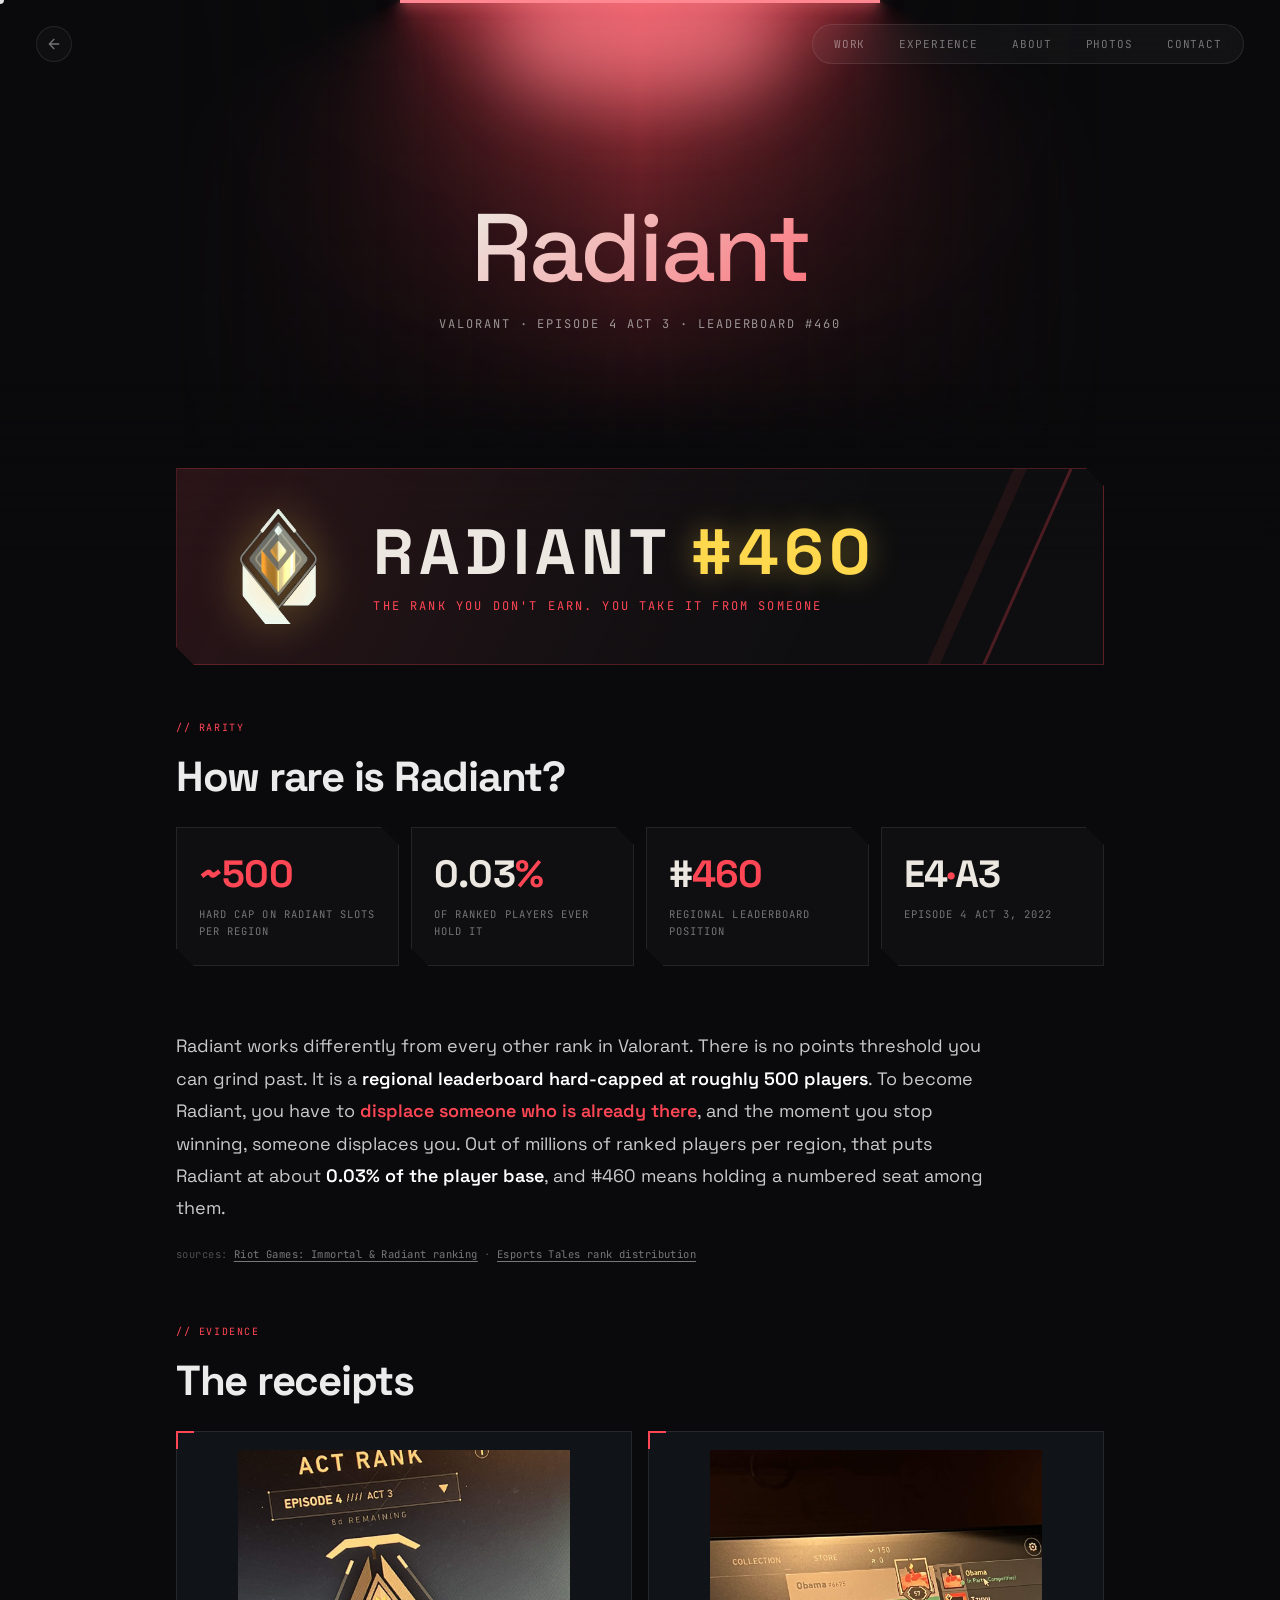
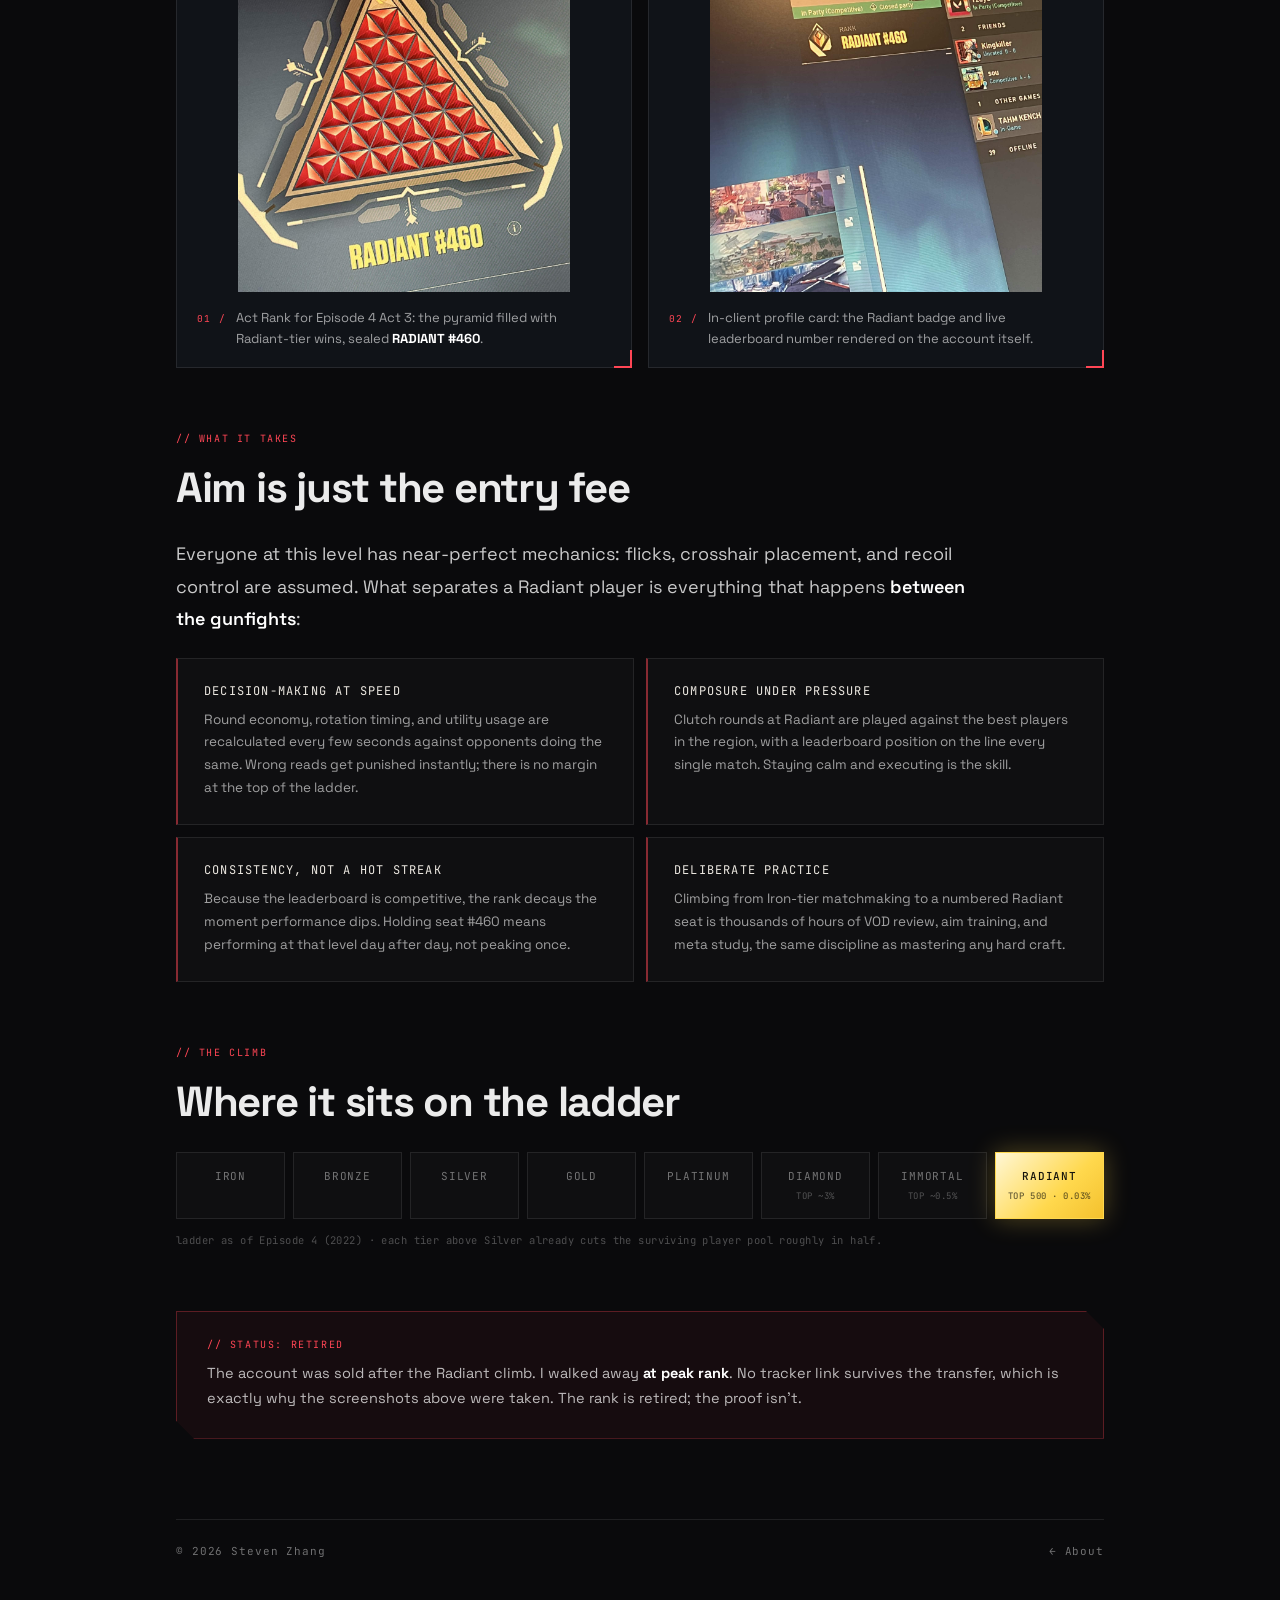
<file: valorant.html>
<!doctype html>
<html lang="en">
<head>
  <meta charset="utf-8" />
  <meta name="viewport" content="width=device-width, initial-scale=1" />
  <title>Valorant — Radiant — Steven Zhang</title>
  <link rel="preconnect" href="https://fonts.googleapis.com" />
  <link rel="preconnect" href="https://fonts.gstatic.com" crossorigin />
  <link href="https://fonts.googleapis.com/css2?family=Space+Grotesk:wght@300;400;500;600;700&family=JetBrains+Mono:wght@400;500&display=swap" rel="stylesheet" />
  <link rel="stylesheet" href="styles.css" />
  <style>
    :root {
      --val-red: #ff4655;
      --val-cream: #ece8e1;
    }

    /* ── Tint the lamp hero VALORANT red ─────────────── */
    .lamp-cone-l { background: conic-gradient(from 70deg at center top, rgba(255,70,85,0.9) 0%, transparent 50%, transparent 100%); }
    .lamp-cone-r { background: conic-gradient(from 290deg at center top, transparent 0%, transparent 50%, rgba(255,70,85,0.9) 100%); }
    .lamp-glow { background: radial-gradient(ellipse 55% 100% at center top, rgba(255,70,85,0.5) 0%, rgba(255,70,85,0.18) 35%, rgba(255,70,85,0.04) 65%, transparent 85%); }
    .lamp-hotspot { background: #ff8791; }
    .lamp-bar { background: #ff8791; box-shadow: 0 0 14px rgba(255,135,145,0.9), 0 0 36px rgba(255,70,85,0.45); }
    .lamp-title { background: linear-gradient(135deg, #ece8e1 0%, #ff4655 140%); -webkit-background-clip: text; background-clip: text; }

    /* ── VALORANT-style cut-corner panel ─────────────── */
    .vl-cut {
      clip-path: polygon(0 0, calc(100% - 18px) 0, 100% 18px, 100% 100%, 18px 100%, 0 calc(100% - 18px));
    }

    /* ── Rank statement ──────────────────────────────── */
    .vl-statement {
      display: flex; align-items: center; gap: 36px;
      padding: 40px 44px;
      margin-bottom: 56px;
      background:
        linear-gradient(115deg, rgba(255,70,85,0.12) 0%, rgba(255,70,85,0.03) 45%, transparent 70%),
        rgba(255,255,255,0.02);
      border: 1px solid rgba(255,70,85,0.25);
      position: relative;
      overflow: hidden;
    }
    .vl-statement::after {
      content: '';
      position: absolute; top: -40%; right: 8%;
      width: 3px; height: 180%;
      background: rgba(255,70,85,0.25);
      transform: rotate(24deg);
      pointer-events: none;
    }
    .vl-statement::before {
      content: '';
      position: absolute; top: -40%; right: 13%;
      width: 12px; height: 180%;
      background: rgba(255,70,85,0.08);
      transform: rotate(24deg);
      pointer-events: none;
    }
    .vl-badge { flex-shrink: 0; filter: drop-shadow(0 0 24px rgba(255,216,77,0.35)); }
    .vl-rank-name {
      font-size: clamp(40px, 6vw, 64px);
      font-weight: 700;
      letter-spacing: 0.08em;
      text-transform: uppercase;
      line-height: 1;
      color: var(--val-cream);
    }
    .vl-rank-name em {
      font-style: normal;
      color: #ffd84d;
      text-shadow: 0 0 30px rgba(255,216,77,0.4);
    }
    .vl-rank-sub {
      font-family: var(--mono); font-size: 12px;
      letter-spacing: 0.18em; text-transform: uppercase;
      color: var(--val-red);
      margin-top: 14px;
    }

    /* ── Section headers ─────────────────────────────── */
    .section-label {
      font-family: var(--mono); font-size: 10px;
      letter-spacing: 0.16em; text-transform: uppercase;
      color: var(--val-red);
      margin-bottom: 16px;
    }
    .section-title {
      font-size: clamp(28px, 4vw, 42px);
      font-weight: 700; letter-spacing: -0.03em;
      margin-bottom: 24px;
    }

    /* ── Stat grid ───────────────────────────────────── */
    .vl-stats {
      display: grid;
      grid-template-columns: repeat(4, 1fr);
      gap: 12px;
      margin-bottom: 64px;
    }
    .vl-stat {
      padding: 26px 22px;
      border: 1px solid var(--border);
      background: var(--surface);
      transition: border-color 0.3s, background 0.3s;
    }
    .vl-stat:hover { border-color: rgba(255,70,85,0.4); background: var(--surface-hi); }
    .vl-stat-num {
      font-size: clamp(26px, 3.4vw, 38px);
      font-weight: 700; letter-spacing: -0.02em;
      color: var(--val-cream);
      line-height: 1.1;
    }
    .vl-stat-num span { color: var(--val-red); }
    .vl-stat-label {
      font-family: var(--mono); font-size: 10.5px;
      letter-spacing: 0.1em; text-transform: uppercase;
      color: var(--muted);
      margin-top: 10px;
      line-height: 1.6;
    }

    /* ── Body copy ───────────────────────────────────── */
    .vl-copy {
      font-size: clamp(16px, 2vw, 18px);
      line-height: 1.8;
      color: rgba(255,255,255,0.78);
      max-width: 68ch;
      margin-bottom: 22px;
    }
    .vl-copy strong { color: #fff; font-weight: 600; }
    .vl-copy em { font-style: normal; color: var(--val-red); font-weight: 600; }
    .vl-sources {
      font-family: var(--mono); font-size: 10.5px;
      color: var(--dim);
      letter-spacing: 0.04em;
      margin-bottom: 64px;
    }
    .vl-sources a { color: rgba(255,255,255,0.45); text-decoration: underline; text-underline-offset: 3px; }
    .vl-sources a:hover { color: var(--val-red); }

    /* ── Proof gallery ───────────────────────────────── */
    .vl-proofs {
      display: grid;
      grid-template-columns: 1fr 1fr;
      gap: 16px;
      margin-bottom: 64px;
    }
    .vl-proof {
      display: block;
      border: 1px solid var(--border);
      background: #101318;
      position: relative;
      transition: border-color 0.3s, transform 0.3s;
    }
    .vl-proof:hover { border-color: rgba(255,70,85,0.5); transform: translateY(-4px); }
    .vl-proof::before, .vl-proof::after {
      content: '';
      position: absolute;
      width: 16px; height: 16px;
      border-color: var(--val-red);
      border-style: solid;
      z-index: 2;
    }
    .vl-proof::before { top: -1px; left: -1px; border-width: 2px 0 0 2px; }
    .vl-proof::after { bottom: -1px; right: -1px; border-width: 0 2px 2px 0; }
    .vl-proof img {
      display: block;
      width: 100%;
      height: 460px;
      object-fit: contain;
      padding: 18px 18px 0;
      box-sizing: border-box;
    }
    .vl-proof-cap {
      display: flex; align-items: baseline; gap: 10px;
      padding: 16px 20px 18px;
    }
    .vl-proof-tag {
      font-family: var(--mono); font-size: 9.5px;
      letter-spacing: 0.14em;
      color: var(--val-red);
      flex-shrink: 0;
    }
    .vl-proof-text {
      font-size: 13px; line-height: 1.6;
      color: rgba(255,255,255,0.6);
    }

    /* ── Skill list ──────────────────────────────────── */
    .vl-skills {
      display: grid;
      grid-template-columns: 1fr 1fr;
      gap: 12px;
      margin-bottom: 64px;
    }
    .vl-skill {
      padding: 24px 26px;
      border: 1px solid var(--border);
      background: var(--surface);
      border-left: 2px solid rgba(255,70,85,0.5);
    }
    .vl-skill-name {
      font-family: var(--mono); font-size: 12px;
      letter-spacing: 0.1em; text-transform: uppercase;
      color: var(--val-cream);
      margin-bottom: 10px;
    }
    .vl-skill-desc {
      font-size: 13.5px; line-height: 1.7;
      color: rgba(255,255,255,0.6);
    }

    /* ── Ladder ──────────────────────────────────────── */
    .vl-ladder {
      display: flex; flex-wrap: wrap; gap: 8px;
      align-items: stretch;
      margin-bottom: 14px;
    }
    .vl-tier {
      flex: 1; min-width: 86px;
      padding: 16px 10px;
      border: 1px solid var(--border);
      background: var(--surface);
      text-align: center;
      font-family: var(--mono); font-size: 11px;
      letter-spacing: 0.08em; text-transform: uppercase;
      color: var(--muted);
    }
    .vl-tier small {
      display: block;
      font-size: 9px;
      margin-top: 7px;
      color: var(--dim);
      letter-spacing: 0.06em;
    }
    .vl-tier-radiant {
      color: #16140c;
      font-weight: 500;
      background: linear-gradient(135deg, #fff7d6, #ffd84d 60%, #f4c12e);
      border-color: #ffd84d;
      box-shadow: 0 0 26px rgba(255,216,77,0.3);
    }
    .vl-tier-radiant small { color: rgba(22,20,12,0.65); }
    .vl-ladder-note {
      font-family: var(--mono); font-size: 10.5px;
      color: var(--dim);
      letter-spacing: 0.04em;
      margin-bottom: 64px;
    }

    /* ── Retired note ────────────────────────────────── */
    .vl-retired {
      padding: 26px 30px;
      border: 1px solid rgba(255,70,85,0.3);
      background: rgba(255,70,85,0.05);
      margin-bottom: 64px;
    }
    .vl-retired-title {
      font-family: var(--mono); font-size: 10px;
      letter-spacing: 0.16em; text-transform: uppercase;
      color: var(--val-red);
      margin-bottom: 10px;
    }
    .vl-retired p {
      font-size: 14.5px; line-height: 1.75;
      color: rgba(255,255,255,0.72);
      margin: 0;
    }
    .vl-retired strong { color: #fff; }

    @media (max-width: 860px) {
      .vl-stats { grid-template-columns: 1fr 1fr; }
    }
    @media (max-width: 760px) {
      .vl-statement { flex-direction: column; text-align: center; gap: 24px; padding: 32px 24px; }
      .vl-proofs { grid-template-columns: 1fr; }
      .vl-proof img { height: 400px; }
      .vl-skills { grid-template-columns: 1fr; }
    }
  </style>
</head>
<body>

  <nav class="nav">
    <a class="nav-back" href="about.html" data-cursor="Back" aria-label="Back to achievements">
      <svg width="16" height="16" viewBox="0 0 24 24" fill="none" stroke="currentColor" stroke-width="2" stroke-linecap="round" stroke-linejoin="round">
        <path d="M19 12H5M12 19l-7-7 7-7"/>
      </svg>
    </a>
    <div class="nav-links">
      <a class="nav-link" href="work.html" data-cursor="Work">Work</a>
      <a class="nav-link" href="experience.html" data-cursor="Experience">Experience</a>
      <a class="nav-link" href="about.html" data-cursor="About">About</a>
      <a class="nav-link" href="photos.html" data-cursor="Photos">Photos</a>
      <a class="nav-link" href="contact.html" data-cursor="Contact">Contact</a>
    </div>
  </nav>

  <main class="page-inner">

    <!-- Hero -->
    <section class="lamp-hero">
      <div class="lamp-fx" aria-hidden="true">
        <div class="lamp-cone lamp-cone-l"></div>
        <div class="lamp-cone lamp-cone-r"></div>
        <div class="lamp-glow"></div>
        <div class="lamp-hotspot"></div>
        <div class="lamp-bar"></div>
      </div>
      <h2 class="lamp-title">Radiant</h2>
      <span class="lamp-sub">Valorant · Episode 4 Act 3 · Leaderboard #460</span>
    </section>

    <!-- Rank statement -->
    <div class="vl-statement vl-cut fade-up d2">
      <img class="vl-badge" src="image/logo-radiant.png" alt="Valorant Radiant rank icon" height="115" />
      <div>
        <div class="vl-rank-name">Radiant <em>#460</em></div>
        <div class="vl-rank-sub">The rank you don't earn. You take it from someone</div>
      </div>
    </div>

    <!-- Rarity -->
    <section>
      <div class="section-label">// Rarity</div>
      <h3 class="section-title">How rare is Radiant?</h3>
      <div class="vl-stats">
        <div class="vl-stat vl-cut reveal">
          <div class="vl-stat-num"><span>~500</span></div>
          <div class="vl-stat-label">Hard cap on Radiant slots per region</div>
        </div>
        <div class="vl-stat vl-cut reveal d1">
          <div class="vl-stat-num">0.03<span>%</span></div>
          <div class="vl-stat-label">Of ranked players ever hold it</div>
        </div>
        <div class="vl-stat vl-cut reveal d2">
          <div class="vl-stat-num">#<span>460</span></div>
          <div class="vl-stat-label">Regional leaderboard position</div>
        </div>
        <div class="vl-stat vl-cut reveal d3">
          <div class="vl-stat-num">E4<span>·</span>A3</div>
          <div class="vl-stat-label">Episode 4 Act 3, 2022</div>
        </div>
      </div>

      <p class="vl-copy reveal">
        Radiant works differently from every other rank in Valorant. There is no points threshold you can grind past. It is a <strong>regional leaderboard hard-capped at roughly 500 players</strong>. To become Radiant, you have to <em>displace someone who is already there</em>, and the moment you stop winning, someone displaces you. Out of millions of ranked players per region, that puts Radiant at about <strong>0.03% of the player base</strong>, and #460 means holding a numbered seat among them.
      </p>
      <p class="vl-sources reveal">
        sources: <a href="https://support-valorant.riotgames.com/hc/en-us/articles/4405964120339-Rank-Rating-RR-for-Immortal-and-Radiant-Ranks" target="_blank" rel="noopener">Riot Games: Immortal &amp; Radiant ranking</a> · <a href="https://www.esportstales.com/valorant/rank-distribution-and-percentage-of-players-by-tier" target="_blank" rel="noopener">Esports Tales rank distribution</a>
      </p>
    </section>

    <!-- Proof -->
    <section>
      <div class="section-label">// Evidence</div>
      <h3 class="section-title">The receipts</h3>
      <div class="vl-proofs">
        <a class="vl-proof reveal" href="image/val1.jpg" target="_blank" rel="noopener" data-cursor="Open">
          <img src="image/val1.jpg" alt="Valorant Act Rank screen showing Radiant #460 for Episode 4 Act 3" loading="lazy" />
          <div class="vl-proof-cap">
            <span class="vl-proof-tag">01 /</span>
            <span class="vl-proof-text">Act Rank for Episode 4 Act 3: the pyramid filled with Radiant-tier wins, sealed <strong style="color:#fff">RADIANT #460</strong>.</span>
          </div>
        </a>
        <a class="vl-proof reveal d1" href="image/val2.jpg" target="_blank" rel="noopener" data-cursor="Open">
          <img src="image/val2.jpg" alt="Valorant in-game profile card showing rank Radiant #460" loading="lazy" />
          <div class="vl-proof-cap">
            <span class="vl-proof-tag">02 /</span>
            <span class="vl-proof-text">In-client profile card: the Radiant badge and live leaderboard number rendered on the account itself.</span>
          </div>
        </a>
      </div>
    </section>

    <!-- What it demonstrates -->
    <section>
      <div class="section-label">// What it takes</div>
      <h3 class="section-title">Aim is just the entry fee</h3>
      <p class="vl-copy reveal">
        Everyone at this level has near-perfect mechanics: flicks, crosshair placement, and recoil control are assumed. What separates a Radiant player is everything that happens <strong>between the gunfights</strong>:
      </p>
      <div class="vl-skills">
        <div class="vl-skill reveal">
          <div class="vl-skill-name">Decision-making at speed</div>
          <div class="vl-skill-desc">Round economy, rotation timing, and utility usage are recalculated every few seconds against opponents doing the same. Wrong reads get punished instantly; there is no margin at the top of the ladder.</div>
        </div>
        <div class="vl-skill reveal d1">
          <div class="vl-skill-name">Composure under pressure</div>
          <div class="vl-skill-desc">Clutch rounds at Radiant are played against the best players in the region, with a leaderboard position on the line every single match. Staying calm and executing is the skill.</div>
        </div>
        <div class="vl-skill reveal d2">
          <div class="vl-skill-name">Consistency, not a hot streak</div>
          <div class="vl-skill-desc">Because the leaderboard is competitive, the rank decays the moment performance dips. Holding seat #460 means performing at that level day after day, not peaking once.</div>
        </div>
        <div class="vl-skill reveal d3">
          <div class="vl-skill-name">Deliberate practice</div>
          <div class="vl-skill-desc">Climbing from Iron-tier matchmaking to a numbered Radiant seat is thousands of hours of VOD review, aim training, and meta study, the same discipline as mastering any hard craft.</div>
        </div>
      </div>
    </section>

    <!-- Ladder -->
    <section>
      <div class="section-label">// The climb</div>
      <h3 class="section-title">Where it sits on the ladder</h3>
      <div class="vl-ladder reveal">
        <div class="vl-tier">Iron</div>
        <div class="vl-tier">Bronze</div>
        <div class="vl-tier">Silver</div>
        <div class="vl-tier">Gold</div>
        <div class="vl-tier">Platinum</div>
        <div class="vl-tier">Diamond<small>top ~3%</small></div>
        <div class="vl-tier">Immortal<small>top ~0.5%</small></div>
        <div class="vl-tier vl-tier-radiant">Radiant<small>top 500 · 0.03%</small></div>
      </div>
      <p class="vl-ladder-note">ladder as of Episode 4 (2022) · each tier above Silver already cuts the surviving player pool roughly in half.</p>
    </section>

    <!-- Retired -->
    <div class="vl-retired vl-cut reveal">
      <div class="vl-retired-title">// Status: Retired</div>
      <p>The account was sold after the Radiant climb. I walked away <strong>at peak rank</strong>. No tracker link survives the transfer, which is exactly why the screenshots above were taken. The rank is retired; the proof isn't.</p>
    </div>

    <footer class="page-footer">
      <span class="footer-copy">© <span id="year"></span> Steven Zhang</span>
      <a class="footer-copy" href="about.html" data-cursor="About" style="text-decoration: none;">← About</a>
    </footer>
  </main>

  <script src="script.js"></script>
</body>
</html>
</file>
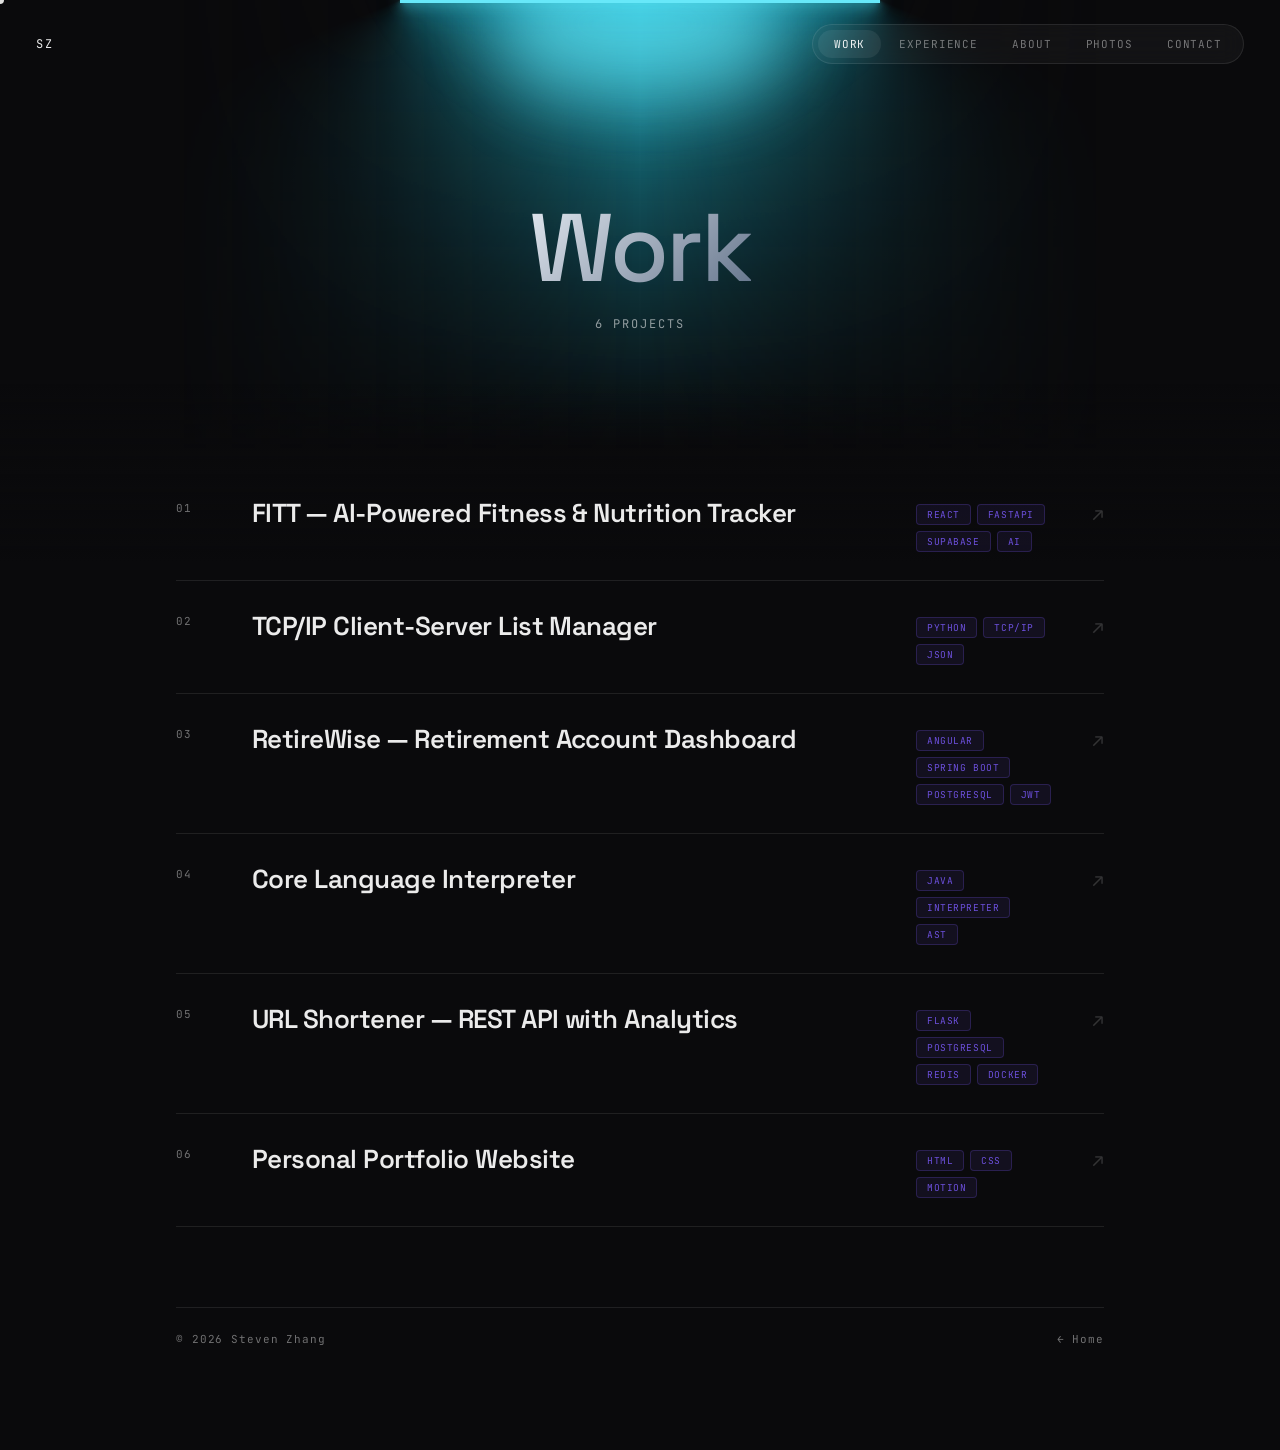
<file: work.html>
<!doctype html>
<html lang="en">
<head>
  <meta charset="utf-8" />
  <meta name="viewport" content="width=device-width, initial-scale=1" />
  <title>Work — Steven Zhang</title>
  <link rel="preconnect" href="https://fonts.googleapis.com" />
  <link rel="preconnect" href="https://fonts.gstatic.com" crossorigin />
  <link href="https://fonts.googleapis.com/css2?family=Space+Grotesk:wght@300;400;500;600;700&family=JetBrains+Mono:wght@400;500&display=swap" rel="stylesheet" />
  <link rel="stylesheet" href="styles.css" />
</head>
<body>

  <nav class="nav">
    <a class="nav-logo" href="index.html" data-cursor="Home">SZ</a>
    <div class="nav-links">
      <a class="nav-link" href="work.html" data-cursor="Work">Work</a>
      <a class="nav-link" href="experience.html" data-cursor="Experience">Experience</a>
      <a class="nav-link" href="about.html" data-cursor="About">About</a>
      <a class="nav-link" href="photos.html" data-cursor="Photos">Photos</a>
      <a class="nav-link" href="contact.html" data-cursor="Contact">Contact</a>
    </div>
  </nav>

  <main class="page-inner">
    <section class="lamp-hero">
      <div class="lamp-fx" aria-hidden="true">
        <div class="lamp-cone lamp-cone-l"></div>
        <div class="lamp-cone lamp-cone-r"></div>
        <div class="lamp-glow"></div>
        <div class="lamp-hotspot"></div>
        <div class="lamp-bar"></div>
      </div>
      <h2 class="lamp-title">Work</h2>
      <span class="lamp-sub">6 projects</span>
    </section>

    <div class="work-list">
      <a class="work-item reveal" href="fitt.html" data-cursor="View">
        <div class="work-num">01</div>
        <div class="work-body">
          <div class="work-title">FITT — AI-Powered Fitness & Nutrition Tracker</div>
          <div class="work-expand">Frontend lead on a 6-person team project — built ~3,700 lines of React/JSX for workout logging, nutrition tracking, Chart.js analytics, and an AI coaching chat powered by Groq.</div>
        </div>
        <div class="work-tags">
          <span class="work-tag">React</span>
          <span class="work-tag">FastAPI</span>
          <span class="work-tag">Supabase</span>
          <span class="work-tag">AI</span>
        </div>
        <div class="work-arrow">↗</div>
      </a>

      <a class="work-item reveal d1" href="tcp-list-manager.html" data-cursor="View">
        <div class="work-num">02</div>
        <div class="work-body">
          <div class="work-title">TCP/IP Client-Server List Manager</div>
          <div class="work-expand">Python client/server app using TCP sockets and JSON request/response for list operations — with validation, logging, and persistent storage.</div>
        </div>
        <div class="work-tags">
          <span class="work-tag">Python</span>
          <span class="work-tag">TCP/IP</span>
          <span class="work-tag">JSON</span>
        </div>
        <div class="work-arrow">↗</div>
      </a>

      <a class="work-item reveal d2" href="retirewise.html" data-cursor="View">
        <div class="work-num">03</div>
        <div class="work-body">
          <div class="work-title">RetireWise — Retirement Account Dashboard</div>
          <div class="work-expand">Full-stack 401(k) dashboard with Angular 19 + Spring Boot 3 — balance tracking, contribution management, retirement projections, and JWT authentication with role-based access control. Deployed live on Railway.</div>
        </div>
        <div class="work-tags">
          <span class="work-tag">Angular</span>
          <span class="work-tag">Spring Boot</span>
          <span class="work-tag">PostgreSQL</span>
          <span class="work-tag">JWT</span>
        </div>
        <div class="work-arrow">&#8599;</div>
      </a>

      <a class="work-item reveal d3" href="core-language-interpreter.html" data-cursor="View">
        <div class="work-num">04</div>
        <div class="work-body">
          <div class="work-title">Core Language Interpreter</div>
          <div class="work-expand">Java interpreter with full pipeline — tokenizer, recursive-descent parser, AST construction, pretty-printing, and tree-walk execution for an imperative language.</div>
        </div>
        <div class="work-tags">
          <span class="work-tag">Java</span>
          <span class="work-tag">Interpreter</span>
          <span class="work-tag">AST</span>
        </div>
        <div class="work-arrow">↗</div>
      </a>

      <a class="work-item reveal d4" href="url-shortener.html" data-cursor="View">
        <div class="work-num">05</div>
        <div class="work-body">
          <div class="work-title">URL Shortener — REST API with Analytics</div>
          <div class="work-expand">Flask REST API with PostgreSQL and Redis — base62 short links, tracked 302 redirects, cache-aside lookups, async click recording, rate limiting, and click analytics.</div>
        </div>
        <div class="work-tags">
          <span class="work-tag">Flask</span>
          <span class="work-tag">PostgreSQL</span>
          <span class="work-tag">Redis</span>
          <span class="work-tag">Docker</span>
        </div>
        <div class="work-arrow">↗</div>
      </a>

      <a class="work-item reveal d5" href="#" data-cursor="View">
        <div class="work-num">06</div>
        <div class="work-body">
          <div class="work-title">Personal Portfolio Website</div>
          <div class="work-expand">Responsive HTML / CSS / JS portfolio with premium motion — loader, scroll reveals, magnetic cursor, and editorial typography.</div>
        </div>
        <div class="work-tags">
          <span class="work-tag">HTML</span>
          <span class="work-tag">CSS</span>
          <span class="work-tag">Motion</span>
        </div>
        <div class="work-arrow">↗</div>
      </a>

    </div>

    <footer class="page-footer">
      <span class="footer-copy">© <span id="year"></span> Steven Zhang</span>
      <a class="footer-copy" href="index.html" data-cursor="Home" style="text-decoration: none;">← Home</a>
    </footer>
  </main>

  <script src="script.js"></script>
</body>
</html>
</file>
<file: styles.css>
/* ============================================================
   Steven Zhang — Portfolio
   Shared styles for all pages
   ============================================================ */

:root {
  --bg: #0a0a0c;
  --fg: rgba(255, 255, 255, 0.92);
  --muted: rgba(255, 255, 255, 0.42);
  --dim: rgba(255, 255, 255, 0.28);
  --border: rgba(255, 255, 255, 0.09);
  --surface: rgba(255, 255, 255, 0.025);
  --surface-hi: rgba(255, 255, 255, 0.05);

  --accent: #7c5cff;
  --accent2: #00d4ff;
  --green: #22dd55;

  --sans: 'Space Grotesk', ui-sans-serif, system-ui, -apple-system, sans-serif;
  --mono: 'JetBrains Mono', ui-monospace, SFMono-Regular, monospace;
}

* { margin: 0; padding: 0; box-sizing: border-box; }

html { scroll-behavior: smooth; overflow-x: hidden; }

body {
  font-family: var(--sans);
  background: var(--bg);
  color: var(--fg);
  overflow-x: hidden;
  min-height: 100vh;
}

@media (pointer: fine) { body { cursor: none; } }

a { color: inherit; text-decoration: none; }
button { font-family: inherit; }

/* ============================================================
   LOADER — counter 0 → 100 with progress bar
   ============================================================ */
.loader {
  position: fixed; inset: 0; z-index: 900;
  display: flex; flex-direction: column;
  align-items: center; justify-content: center;
  background: var(--bg);
  pointer-events: none;
  transition: opacity 0.55s ease, transform 0.55s ease;
}
.loader.hide {
  opacity: 0;
  transform: translateY(-8px);
}
.loader-count {
  font-size: clamp(80px, 16vw, 180px);
  font-weight: 700;
  letter-spacing: -0.05em;
  line-height: 1;
  font-variant-numeric: tabular-nums;
  color: var(--fg);
}
.loader-label {
  font-family: var(--mono);
  font-size: 11px;
  letter-spacing: 0.2em;
  text-transform: uppercase;
  color: var(--muted);
  margin-top: 16px;
}
.loader-bar-track {
  position: absolute; bottom: 0; left: 0; right: 0;
  height: 2px; background: rgba(255, 255, 255, 0.06);
}
.loader-bar-fill {
  height: 100%;
  background: linear-gradient(90deg, var(--accent), var(--accent2));
  width: 0%;
  transition: width 0.04s linear;
}

/* ============================================================
   CURSOR — dot + trailing ring + label
   ============================================================ */
.cur-dot, .cur-ring, .cur-label {
  position: fixed; top: 0; left: 0;
  pointer-events: none;
  will-change: transform;
}
.cur-dot {
  width: 8px; height: 8px; border-radius: 50%;
  background: var(--fg);
  transform: translate(-50%, -50%);
  mix-blend-mode: difference;
  z-index: 9999;
}
.cur-ring {
  width: 38px; height: 38px; border-radius: 50%;
  border: 1px solid rgba(255, 255, 255, 0.28);
  transform: translate(-50%, -50%);
  z-index: 9998;
  transition: width 0.25s, height 0.25s, border-color 0.25s;
}
.cur-ring.hover {
  width: 64px; height: 64px;
  border-color: var(--accent);
}
.cur-label {
  font-family: var(--mono); font-size: 9px;
  letter-spacing: 0.1em; text-transform: uppercase;
  color: var(--fg);
  opacity: 0; transition: opacity 0.2s;
  z-index: 9999;
}
.cur-label.show { opacity: 1; }
.cur-hidden .cur-dot, .cur-hidden .cur-ring { opacity: 0; }

/* ============================================================
   NAV — top bar with logo + pill links
   ============================================================ */
.nav {
  position: fixed; top: 0; left: 0; right: 0;
  z-index: 200;
  display: flex; align-items: center; justify-content: space-between;
  padding: 24px 36px;
  pointer-events: none;
  opacity: 0; transform: translateY(-8px);
  transition: opacity 0.6s ease 0.3s, transform 0.6s ease 0.3s;
}
.nav.visible { opacity: 1; transform: translateY(0); }
.nav > * { pointer-events: auto; }

.nav-logo {
  font-family: var(--mono); font-size: 12px;
  letter-spacing: 0.14em; text-transform: uppercase;
  color: var(--fg);
  transition: color 0.2s;
}
.nav-logo:hover { color: var(--accent2); }

.nav-back {
  width: 36px; height: 36px;
  border-radius: 50%;
  border: 1px solid var(--border);
  background: var(--surface);
  color: var(--muted);
  display: flex; align-items: center; justify-content: center;
  transition: border-color 0.2s, color 0.2s, background 0.2s;
}
.nav-back:hover {
  border-color: rgba(255, 255, 255, 0.3);
  background: var(--surface-hi);
  color: var(--fg);
}

.nav-links {
  display: flex; gap: 2px;
  background: rgba(255, 255, 255, 0.04);
  border: 1px solid var(--border);
  border-radius: 999px;
  padding: 5px;
  backdrop-filter: blur(12px);
}
.nav-link {
  font-family: var(--mono); font-size: 11px;
  letter-spacing: 0.08em; text-transform: uppercase;
  color: var(--muted);
  padding: 7px 16px; border-radius: 999px;
  transition: color 0.2s, background 0.2s;
}
.nav-link:hover { color: var(--fg); }
.nav-link.active {
  background: rgba(255, 255, 255, 0.07);
  color: var(--fg);
}

/* ============================================================
   REVEAL ANIMATIONS
   ============================================================ */
@keyframes slideUp {
  from { transform: translateY(105%); }
  to   { transform: translateY(0); }
}
@keyframes fadeUp {
  from { opacity: 0; transform: translateY(8px); }
  to   { opacity: 1; transform: translateY(0); }
}

.reveal-wrap {
  display: inline-block;
  overflow: hidden;
  vertical-align: bottom;
}
.reveal-inner {
  display: inline-block;
  transform: translateY(105%);
}
.entered .reveal-inner {
  animation: slideUp 0.9s cubic-bezier(0.16, 1, 0.3, 1) both;
}

.fade-up {
  opacity: 0;
  transform: translateY(8px);
}
.entered .fade-up {
  animation: fadeUp 0.8s cubic-bezier(0.16, 1, 0.3, 1) both;
}

.reveal {
  opacity: 0;
  transform: translateY(14px);
  transition: opacity 0.7s cubic-bezier(0.16, 1, 0.3, 1),
              transform 0.7s cubic-bezier(0.16, 1, 0.3, 1);
}
.reveal.show {
  opacity: 1;
  transform: translateY(0);
}

/* Stagger delay helpers */
.d1 { animation-delay: 0.1s !important; transition-delay: 0.1s !important; }
.d2 { animation-delay: 0.2s !important; transition-delay: 0.2s !important; }
.d3 { animation-delay: 0.3s !important; transition-delay: 0.3s !important; }
.d4 { animation-delay: 0.4s !important; transition-delay: 0.4s !important; }
.d5 { animation-delay: 0.5s !important; transition-delay: 0.5s !important; }
.d6 { animation-delay: 0.6s !important; transition-delay: 0.6s !important; }
.d7 { animation-delay: 0.7s !important; transition-delay: 0.7s !important; }

/* ============================================================
   HOME — hero
   ============================================================ */
.home {
  min-height: 100vh;
  display: flex; flex-direction: column;
  padding: 0 36px;
}
/* Soft readability wash behind the hero — keeps the shader vivid at the
   edges but darkens the area under the type so text pops. */
.home::before {
  content: '';
  position: fixed;
  inset: 0;
  z-index: 1;
  pointer-events: none;
  background:
    radial-gradient(ellipse 70% 55% at 30% 50%, rgba(8, 8, 12, 0.72) 0%, rgba(8, 8, 12, 0.45) 35%, rgba(8, 8, 12, 0) 70%),
    linear-gradient(180deg, rgba(8, 8, 12, 0.35) 0%, rgba(8, 8, 12, 0) 25%, rgba(8, 8, 12, 0) 75%, rgba(8, 8, 12, 0.4) 100%);
}
.home-hero {
  flex: 1;
  display: flex; flex-direction: column;
  justify-content: flex-start;
  padding: 120px 0 32px;
  position: relative;
}

.hero-eyebrow {
  font-family: var(--mono);
  font-size: 11px; letter-spacing: 0.18em;
  text-transform: uppercase;
  color: rgba(255, 255, 255, 0.75);
  margin-bottom: 32px;
  text-shadow: 0 1px 8px rgba(0, 0, 0, 0.5);
}

.hero-name {
  font-size: clamp(72px, 13vw, 200px);
  font-weight: 700;
  letter-spacing: -0.05em;
  line-height: 0.88;
  margin-bottom: 48px;
}
.hero-name .line { display: block; white-space: nowrap; }
.name-first {
  color: #fff;
  text-shadow: 0 2px 24px rgba(0, 0, 0, 0.45);
}
.name-last {
  color: transparent;
  -webkit-text-stroke: 1.5px rgba(255, 255, 255, 0.78);
  filter: drop-shadow(0 2px 16px rgba(0, 0, 0, 0.5));
}

.hero-bottom {
  display: flex; align-items: flex-end; justify-content: space-between;
  gap: 40px;
  margin-top: auto;
  padding-top: 48px;
}
.hero-desc {
  font-size: clamp(17px, 2.1vw, 22px);
  line-height: 1.6;
  color: rgba(255, 255, 255, 0.82);
  max-width: 48ch;
  text-shadow: 0 1px 12px rgba(0, 0, 0, 0.55);
}
.hero-meta {
  display: flex;
  flex-wrap: wrap;
  justify-content: flex-end;
  gap: 10px;
  max-width: 300px;
}
.avail-dot {
  width: 7px; height: 7px; border-radius: 50%;
  background: var(--green);
  box-shadow: 0 0 10px rgba(34, 221, 85, 0.8);
  animation: pulse 2s ease-in-out infinite;
  flex-shrink: 0;
}
@keyframes pulse {
  0%, 100% { box-shadow: 0 0 10px rgba(34, 221, 85, 0.8); }
  50%      { box-shadow: 0 0 20px rgba(34, 221, 85, 0.2); }
}
.chip {
  display: inline-flex; align-items: center; gap: 8px;
  font-family: var(--mono); font-size: 12px;
  letter-spacing: 0.08em; text-transform: uppercase;
  padding: 8px 14px; border-radius: 999px;
  border: 1px solid rgba(255, 255, 255, 0.18);
  background: rgba(10, 10, 14, 0.42);
  backdrop-filter: blur(8px);
  -webkit-backdrop-filter: blur(8px);
  color: rgba(255, 255, 255, 0.82);
  white-space: nowrap;
}
.chip-avail {
  color: rgba(255, 255, 255, 0.92);
  border-color: rgba(34, 221, 85, 0.35);
  background: rgba(34, 221, 85, 0.08);
}

.home-divider {
  height: 1px; background: var(--border);
  margin: 0 -36px;
}
.home-scroll-hint {
  font-family: var(--mono); font-size: 10px;
  letter-spacing: 0.14em; text-transform: uppercase;
  color: var(--muted);
  padding: 20px 0;
  display: flex; align-items: center; gap: 16px;
}
.scroll-line {
  flex: 1; height: 1px;
  background: linear-gradient(90deg, var(--border), transparent);
}
.reel-link {
  display: inline-flex; align-items: center; gap: 10px;
  font-family: var(--mono); font-size: 10px;
  letter-spacing: 0.14em; text-transform: uppercase;
  color: var(--fg);
  padding: 8px 14px 8px 8px;
  border: 1px solid var(--border);
  border-radius: 999px;
  background: var(--surface);
  transition: border-color 0.2s, background 0.2s, color 0.2s;
}
.reel-link:hover {
  border-color: rgba(255, 255, 255, 0.25);
  background: var(--surface-hi);
  color: var(--accent2);
}
.reel-icon {
  display: inline-flex; align-items: center; justify-content: center;
  width: 22px; height: 22px; border-radius: 50%;
  background: linear-gradient(135deg, var(--accent), var(--accent2));
  color: #0a0a0c;
}

/* ============================================================
   LAMP HERO — cyan beam shining down on subpage titles
   Used on: work, experience, about, photos, contact
   ============================================================ */
.lamp-hero {
  position: relative;
  /* Break out of .page-inner's max-width: 1000px */
  width: 100vw;
  margin-left: calc(50% - 50vw);
  margin-right: calc(50% - 50vw);
  /* Pull up so the light source sits at the very top of the viewport */
  margin-top: -120px;
  margin-bottom: 56px;
  padding: 200px 24px 80px;
  /* Let the light bleed downward into the rest of the page */
  overflow: visible;
  display: flex;
  flex-direction: column;
  align-items: center;
  text-align: center;
  background: transparent;
}

.lamp-fx {
  position: absolute;
  inset: 0;
  pointer-events: none;
  overflow: visible;
  z-index: 0;
}

/* --- Two cones fanning outward from the bar's endpoints --- */
.lamp-cone {
  position: absolute;
  top: 0;
  height: 28rem;
  width: 30rem;
  max-width: 50vw;
  overflow: hidden;
  opacity: 0;
  z-index: 1;
}
.lamp-cone-l {
  right: 50%;
  background: conic-gradient(
    from 70deg at center top,
    rgba(34, 211, 238, 0.9) 0%,
    transparent 50%,
    transparent 100%
  );
  transform: scaleX(0.5);
  transform-origin: right top;
  animation:
    lamp-cone-in 1.4s 0.3s cubic-bezier(0.16, 1, 0.3, 1) forwards,
    lamp-cone-l-grow 1.4s 0.3s cubic-bezier(0.16, 1, 0.3, 1) forwards;
}
.lamp-cone-r {
  left: 50%;
  background: conic-gradient(
    from 290deg at center top,
    transparent 0%,
    transparent 50%,
    rgba(34, 211, 238, 0.9) 100%
  );
  transform: scaleX(0.5);
  transform-origin: left top;
  animation:
    lamp-cone-in 1.4s 0.3s cubic-bezier(0.16, 1, 0.3, 1) forwards,
    lamp-cone-r-grow 1.4s 0.3s cubic-bezier(0.16, 1, 0.3, 1) forwards;
}
@keyframes lamp-cone-in   { to { opacity: 1; } }
@keyframes lamp-cone-l-grow { to { transform: scaleX(1); } }
@keyframes lamp-cone-r-grow { to { transform: scaleX(1); } }

/* Cone masks — fade out the bottom and the OUTER side of each cone */
.lamp-cone::before {
  content: '';
  position: absolute;
  inset: 0;
  background: var(--bg);
  -webkit-mask-image: linear-gradient(to top, black, transparent);
          mask-image: linear-gradient(to top, black, transparent);
}
.lamp-cone-l::after {
  content: '';
  position: absolute;
  inset: 0;
  background: var(--bg);
  -webkit-mask-image: linear-gradient(to right, black, transparent);
          mask-image: linear-gradient(to right, black, transparent);
}
.lamp-cone-r::after {
  content: '';
  position: absolute;
  inset: 0;
  background: var(--bg);
  -webkit-mask-image: linear-gradient(to left, black, transparent);
          mask-image: linear-gradient(to left, black, transparent);
}

/* --- Big diffuse cyan halo right under the bar --- */
.lamp-glow {
  position: absolute;
  top: -4rem;
  left: 50%;
  width: 36rem;
  max-width: 90vw;
  height: 14rem;
  transform: translateX(-50%);
  background: radial-gradient(
    ellipse 55% 100% at center top,
    rgba(34, 211, 238, 0.5) 0%,
    rgba(34, 211, 238, 0.18) 35%,
    rgba(34, 211, 238, 0.04) 65%,
    transparent 85%
  );
  filter: blur(30px);
  z-index: 2;
}

/* --- Bright concentrated hotspot at the source --- */
.lamp-hotspot {
  position: absolute;
  top: -3rem;
  left: 50%;
  width: 18rem;
  max-width: 70vw;
  height: 9rem;
  border-radius: 999px;
  background: #67e8f9;
  filter: blur(38px);
  opacity: 0.6;
  z-index: 3;
  transform: translateX(-50%) scaleX(0.5);
  animation: lamp-hotspot-grow 1.4s 0.3s cubic-bezier(0.16, 1, 0.3, 1) forwards;
}
@keyframes lamp-hotspot-grow {
  to { transform: translateX(-50%) scaleX(1); }
}

/* --- The cyan filament — solid bar, crisp edges, the light source --- */
.lamp-bar {
  position: absolute;
  top: 0;
  left: 50%;
  width: 30rem;
  max-width: 50vw;
  height: 3px;
  background: #67e8f9;
  box-shadow:
    0 0 14px rgba(103, 232, 249, 0.9),
    0 0 36px rgba(34, 211, 238, 0.45);
  z-index: 4;
  transform: translateX(-50%) scaleX(0.4);
  animation: lamp-bar-grow 1.4s 0.3s cubic-bezier(0.16, 1, 0.3, 1) forwards;
}
@keyframes lamp-bar-grow {
  to { transform: translateX(-50%) scaleX(1); }
}

/* Floor wash: hides the bottom edge of cones so the light fades organically */
.lamp-fx::after {
  content: '';
  position: absolute;
  left: 0; right: 0;
  top: 24rem;
  height: 16rem;
  background: linear-gradient(to bottom, transparent, var(--bg) 70%);
  pointer-events: none;
  z-index: 5;
}

/* --- Title sits below the bar, glowing in the light cone --- */
.lamp-title {
  position: relative;
  z-index: 10;
  font-size: clamp(48px, 9vw, 96px);
  font-weight: 500;
  letter-spacing: -0.03em;
  line-height: 1;
  margin: 0;
  background: linear-gradient(135deg, #e2e8f0 0%, #64748b 100%);
  -webkit-background-clip: text;
          background-clip: text;
  color: transparent;
  opacity: 0;
  transform: translateY(40px);
  animation: lamp-title-in 1.2s 0.55s cubic-bezier(0.16, 1, 0.3, 1) forwards;
}
@keyframes lamp-title-in {
  to { opacity: 1; transform: translateY(0); }
}

.lamp-sub {
  position: relative;
  z-index: 10;
  margin-top: 20px;
  font-family: var(--mono);
  font-size: 12px;
  letter-spacing: 0.16em;
  text-transform: uppercase;
  color: rgba(255, 255, 255, 0.55);
  opacity: 0;
  transform: translateY(12px);
  animation: lamp-title-in 1.2s 0.75s cubic-bezier(0.16, 1, 0.3, 1) forwards;
}

@media (max-width: 760px) {
  .lamp-hero {
    margin-top: -100px;
    padding: 160px 20px 56px;
  }
}

@media (prefers-reduced-motion: reduce) {
  .lamp-cone { opacity: 1; transform: scaleX(1); animation: none; }
  .lamp-hotspot { transform: translateX(-50%) scaleX(1); animation: none; }
  .lamp-bar     { transform: translateX(-50%) scaleX(1); animation: none; }
  .lamp-title, .lamp-sub {
    opacity: 1; transform: none; animation: none;
  }
}

/* ============================================================
   SUB-PAGE — shared layout
   ============================================================ */
.page-inner {
  max-width: 1000px;
  margin: 0 auto;
  padding: 120px 36px 80px;
}
.page-header {
  display: flex; align-items: baseline; justify-content: space-between;
  gap: 24px;
  padding-bottom: 32px;
  border-bottom: 1px solid var(--border);
  margin-bottom: 48px;
}
.page-title {
  font-size: clamp(42px, 7vw, 80px);
  font-weight: 700;
  letter-spacing: -0.04em;
  line-height: 1;
}
.page-count {
  font-family: var(--mono); font-size: 12px;
  letter-spacing: 0.1em; color: var(--muted);
  white-space: nowrap;
}

/* ============================================================
   WORK
   ============================================================ */
.work-list { }
.work-item {
  display: grid;
  grid-template-columns: 52px 1fr 140px 24px;
  align-items: start;
  gap: 0 24px;
  padding: 28px 0;
  border-bottom: 1px solid var(--border);
  position: relative;
}
.work-item::after {
  content: '';
  position: absolute; bottom: -1px; left: 0;
  width: 0; height: 1px;
  background: var(--accent);
  transition: width 0.6s cubic-bezier(0.16, 1, 0.3, 1);
}
.work-item:hover::after { width: 100%; }
.work-item:hover .work-num { color: var(--accent); }
.work-item:hover .work-arrow { transform: translate(4px, -4px); opacity: 1; color: var(--fg); }
.work-item:hover .work-expand { max-height: 200px; opacity: 1; margin-top: 12px; }
.work-num {
  font-family: var(--mono); font-size: 11px;
  letter-spacing: 0.1em; color: var(--muted);
  padding-top: 5px;
  transition: color 0.3s;
}
.work-body { min-width: 0; }
.work-title {
  font-size: clamp(18px, 2.4vw, 26px);
  font-weight: 600;
  letter-spacing: -0.02em;
}
.work-expand {
  max-height: 0;
  overflow: hidden;
  opacity: 0;
  transition: max-height 0.5s cubic-bezier(0.16, 1, 0.3, 1),
              opacity 0.4s ease, margin-top 0.5s ease;
  font-size: 14px; line-height: 1.65;
  color: rgba(255, 255, 255, 0.5);
}
.work-tags {
  display: flex; flex-wrap: wrap; gap: 6px;
  padding-top: 8px;
  align-items: flex-start;
}
.work-tag {
  font-family: var(--mono); font-size: 9.5px;
  letter-spacing: 0.06em; text-transform: uppercase;
  padding: 3px 10px; border-radius: 4px;
  border: 1px solid rgba(124, 92, 255, 0.22);
  background: rgba(124, 92, 255, 0.08);
  color: rgba(124, 92, 255, 0.85);
  white-space: nowrap;
}
.work-arrow {
  font-size: 20px;
  color: var(--muted);
  padding-top: 4px;
  text-align: right;
  transition: transform 0.3s cubic-bezier(0.34, 1.56, 0.64, 1),
              opacity 0.2s, color 0.2s;
  opacity: 0.4;
}

/* ============================================================
   EXPERIENCE — tabs + timeline + skills
   ============================================================ */
.tab-row {
  display: flex; gap: 4px;
  background: rgba(255, 255, 255, 0.04);
  border: 1px solid var(--border);
  border-radius: 999px;
  padding: 4px;
  width: fit-content;
  margin-bottom: 48px;
}
.tab-btn {
  font-family: var(--mono); font-size: 11px;
  letter-spacing: 0.08em; text-transform: uppercase;
  padding: 8px 20px; border-radius: 999px;
  border: none; background: transparent;
  color: var(--muted);
  transition: all 0.2s;
}
.tab-btn:hover { color: var(--fg); }
.tab-btn.active {
  background: rgba(255, 255, 255, 0.08);
  color: var(--fg);
}

.timeline {
  padding-left: 28px;
  border-left: 1px solid var(--border);
}
.tl-item {
  padding: 0 0 44px 36px;
  position: relative;
}
/* Fallback marker: hollow dot centered on the rail
   (rail = .timeline border-left; item edge sits 29px right of it) */
.tl-item::before {
  content: '';
  position: absolute; left: -33px; top: 7px;
  width: 9px; height: 9px; border-radius: 50%;
  background: var(--bg);
  border: 1px solid rgba(255, 255, 255, 0.3);
}
.tl-item:first-child::before {
  border-color: var(--accent);
  box-shadow: 0 0 12px rgba(124, 92, 255, 0.5);
}
/* Logo tile marker (LinkedIn-style) replaces the dot when present */
.tl-item.has-logo::before { display: none; }
.tl-logo {
  position: absolute; left: -53px; top: 0;
  width: 48px; height: 48px; padding: 6px;
  border-radius: 8px;
  background: #f4f4f5;
  display: flex; align-items: center; justify-content: center;
  box-shadow: 0 0 0 1px rgba(255, 255, 255, 0.08);
}
.tl-logo img {
  width: 100%; height: 100%;
  object-fit: contain;
  display: block;
}
.tl-item:first-child .tl-logo {
  box-shadow: 0 0 0 1px var(--accent), 0 0 12px rgba(124, 92, 255, 0.5);
}
.tl-date {
  font-family: var(--mono); font-size: 10.5px;
  letter-spacing: 0.1em; text-transform: uppercase;
  color: var(--accent2);
  margin-bottom: 8px;
}
.tl-role {
  font-size: 19px;
  font-weight: 600;
  letter-spacing: -0.02em;
  margin-bottom: 4px;
}
.tl-org {
  font-size: 13px;
  color: var(--muted);
  margin-bottom: 10px;
}
.tl-desc {
  font-size: 14px;
  line-height: 1.7;
  color: rgba(255, 255, 255, 0.52);
}

.skills-grid {
  display: grid;
  grid-template-columns: 1fr 1fr;
  gap: 16px;
}
.skill-card {
  padding: 28px 30px;
  border: 1px solid var(--border);
  border-radius: 14px;
  background: var(--surface);
}
.skill-label {
  font-family: var(--mono); font-size: 10px;
  letter-spacing: 0.14em; text-transform: uppercase;
  color: var(--accent2);
  margin-bottom: 14px;
}
.skill-pills {
  display: flex; flex-wrap: wrap; gap: 8px;
}
.skill-pill {
  font-size: 13.5px;
  color: rgba(255, 255, 255, 0.7);
  padding: 5px 13px; border-radius: 7px;
  background: var(--surface-hi);
  border: 1px solid var(--border);
}

/* ============================================================
   ABOUT
   ============================================================ */
.about-text {
  font-size: clamp(17px, 2.2vw, 22px);
  line-height: 1.8;
  color: rgba(255, 255, 255, 0.65);
  max-width: 60ch;
  margin-bottom: 56px;
}
.about-text strong { color: var(--fg); font-weight: 600; }

.stats-row {
  display: flex;
  gap: 1px;
  border: 1px solid var(--border);
  border-radius: 16px;
  overflow: hidden;
}
.stat {
  flex: 1;
  padding: 32px 28px;
  background: var(--surface);
  border-right: 1px solid var(--border);
}
.stat:last-child { border-right: none; }
.stat-num {
  font-size: 44px;
  font-weight: 700;
  letter-spacing: -0.04em;
  color: var(--accent);
  line-height: 1;
  margin-bottom: 8px;
}
.stat-label {
  font-size: 13px;
  color: var(--muted);
  line-height: 1.5;
}

.interests-row { margin-top: 48px; }
.interests-label {
  font-family: var(--mono); font-size: 10px;
  letter-spacing: 0.14em; text-transform: uppercase;
  color: var(--muted);
  margin-bottom: 20px;
}
.interest-pills {
  display: flex; flex-wrap: wrap; gap: 10px;
}
.int-pill {
  font-size: 15px;
  padding: 10px 22px;
  border: 1px solid var(--border);
  border-radius: 999px;
  color: rgba(255, 255, 255, 0.65);
  transition: border-color 0.2s, color 0.2s, background 0.2s;
}
.int-pill:hover {
  border-color: rgba(255, 255, 255, 0.3);
  color: var(--fg);
  background: var(--surface);
}

/* ============================================================
   CERTIFICATIONS
   ============================================================ */
.certs-row { margin-top: 48px; }
.certs-label {
  font-family: var(--mono); font-size: 10px;
  letter-spacing: 0.14em; text-transform: uppercase;
  color: var(--muted);
  margin-bottom: 20px;
}
.certs-grid {
  display: flex; flex-direction: column; gap: 12px;
}
.cert-card {
  display: flex; align-items: center; gap: 20px;
  padding: 22px 26px;
  border: 1px solid var(--border);
  border-radius: 14px;
  background: var(--surface);
  transition: border-color 0.3s, background 0.3s;
}
.cert-card:hover {
  border-color: rgba(255, 255, 255, 0.18);
  background: var(--surface-hi);
}
.cert-icon {
  width: 48px; height: 48px;
  border-radius: 12px;
  overflow: hidden;
  background: rgba(255, 255, 255, 0.08);
  border: 1px solid rgba(255, 255, 255, 0.12);
  display: flex; align-items: center; justify-content: center;
  flex-shrink: 0;
}
.cert-info { flex: 1; min-width: 0; }
.cert-name {
  font-size: 16px; font-weight: 600;
  letter-spacing: -0.01em;
  color: var(--fg);
  margin-bottom: 3px;
}
.cert-issuer {
  font-family: var(--mono); font-size: 11px;
  letter-spacing: 0.06em;
  color: var(--muted);
}
.cert-view {
  display: inline-flex; align-items: center; gap: 8px;
  font-family: var(--mono); font-size: 11px;
  letter-spacing: 0.08em; text-transform: uppercase;
  padding: 9px 18px;
  border-radius: 999px;
  border: 1px solid rgba(0, 212, 255, 0.25);
  background: rgba(0, 212, 255, 0.07);
  color: var(--accent2);
  transition: background 0.2s, border-color 0.2s, color 0.2s;
  flex-shrink: 0;
  text-decoration: none;
}
.cert-soon {
  display: inline-flex; align-items: center;
  font-family: var(--mono); font-size: 11px;
  letter-spacing: 0.08em; text-transform: uppercase;
  padding: 9px 18px;
  border-radius: 999px;
  border: 1px solid rgba(255, 255, 255, 0.12);
  background: rgba(255, 255, 255, 0.04);
  color: var(--muted);
  flex-shrink: 0;
}
.cert-view:hover {
  background: rgba(0, 212, 255, 0.15);
  border-color: rgba(0, 212, 255, 0.45);
  color: #fff;
}

/* ============================================================
   CONTACT
   ============================================================ */
.contact-hero { margin-bottom: 56px; }
.contact-label {
  font-family: var(--mono); font-size: 10px;
  letter-spacing: 0.18em; text-transform: uppercase;
  color: var(--muted);
  margin-bottom: 20px;
}
.contact-email {
  display: inline-block;
  font-size: clamp(26px, 5vw, 56px);
  font-weight: 600;
  letter-spacing: -0.03em;
  color: var(--fg);
  line-height: 1.05;
  transition: color 0.2s;
}
.contact-email:hover { color: var(--accent2); }

.contact-grid {
  display: grid;
  grid-template-columns: 1fr 1fr;
  gap: 16px;
  margin-bottom: 40px;
}
.ci-card {
  padding: 24px 28px;
  border: 1px solid var(--border);
  border-radius: 14px;
  background: var(--surface);
}
.ci-label {
  font-family: var(--mono); font-size: 10px;
  letter-spacing: 0.12em; text-transform: uppercase;
  color: var(--muted);
  margin-bottom: 8px;
}
.ci-val {
  font-size: 15px;
  color: var(--fg);
  transition: color 0.2s;
}
a.ci-val:hover { color: var(--accent2); }

.contact-btns {
  display: flex;
  gap: 12px;
  flex-wrap: wrap;
}
.cbtn {
  padding: 14px 28px;
  border-radius: 999px;
  font-size: 14px;
  font-weight: 500;
  transition: all 0.2s;
  border: 1px solid transparent;
  display: inline-block;
}
.cbtn-pri {
  background: var(--fg);
  color: var(--bg);
}
.cbtn-pri:hover { background: rgba(255, 255, 255, 0.85); }
.cbtn-sec {
  background: transparent;
  color: var(--fg);
  border-color: var(--border);
}
.cbtn-sec:hover {
  border-color: rgba(255, 255, 255, 0.3);
  background: var(--surface);
}
.cbtn-icon {
  display: inline-flex;
  align-items: center;
  gap: 9px;
}
.cbtn-icon svg { flex: none; }

/* ============================================================
   PHOTOS
   ============================================================ */
.album-grid {
  display: grid;
  grid-template-columns: repeat(3, 1fr);
  gap: 16px;
}
.album-card {
  --base: 220;
  --spread: 200;
  --hue: calc(var(--base) + (var(--xp, 0.5) * var(--spread, 0)));
  --radius: 18;
  --border: 2;
  --border-size: calc(var(--border) * 1px);
  --spotlight-size: 340px;

  position: relative;
  border: var(--border-size) solid rgba(255, 255, 255, 0.12);
  border-radius: calc(var(--radius) * 1px);
  /* overflow stays visible so the ::before/::after glow on the BORDER ring
     isn't clipped; the inner .album-cover clips itself to the rounded corners. */
  overflow: visible;
  background-color: var(--surface);
  background-image: radial-gradient(
    var(--spotlight-size) var(--spotlight-size) at
    calc(var(--x, -100) * 1px) calc(var(--y, -100) * 1px),
    hsl(var(--hue) 100% 70% / 0.10),
    transparent 70%
  );
  background-attachment: fixed;
  background-repeat: no-repeat;
  background-clip: padding-box;
  transition: transform 0.4s cubic-bezier(0.16, 1, 0.3, 1);
  display: block;
}
.album-card::before,
.album-card::after {
  content: '';
  position: absolute;
  inset: calc(var(--border-size) * -1);
  border: var(--border-size) solid transparent;
  border-radius: inherit;
  background-attachment: fixed;
  background-repeat: no-repeat;
  background-size: calc(100% + (2 * var(--border-size))) calc(100% + (2 * var(--border-size)));
  background-position: 50% 50%;
  /* Border-only mask using the standard "transparent + white intersect" trick.
     Both prefixes set so it works across Chromium / Firefox / WebKit. */
  -webkit-mask: linear-gradient(transparent, transparent), linear-gradient(white, white);
          mask: linear-gradient(transparent, transparent), linear-gradient(white, white);
  -webkit-mask-clip: padding-box, border-box;
          mask-clip: padding-box, border-box;
  -webkit-mask-composite: source-in;
          mask-composite: intersect;
  pointer-events: none;
  z-index: 2;
}
/* Saturated colored border glow */
.album-card::before {
  background-image: radial-gradient(
    calc(var(--spotlight-size) * 0.75) calc(var(--spotlight-size) * 0.75) at
    calc(var(--x, 0) * 1px) calc(var(--y, 0) * 1px),
    hsl(var(--hue) 100% 55% / 1),
    transparent 100%
  );
  filter: brightness(1.8);
}
/* Inner white hot edge */
.album-card::after {
  background-image: radial-gradient(
    calc(var(--spotlight-size) * 0.45) calc(var(--spotlight-size) * 0.45) at
    calc(var(--x, 0) * 1px) calc(var(--y, 0) * 1px),
    rgba(255, 255, 255, 0.9),
    transparent 100%
  );
}
.album-card:hover {
  /* No transform — would create a containing block that breaks
     background-attachment: fixed on the ::before/::after spotlight glow. */
}
/* Same reason: override the .reveal transform on album cards. Fade in with
   opacity only so the spotlight border keeps tracking the cursor. */
.album-card.reveal,
.album-card.reveal.show {
  transform: none;
  transition: opacity 0.75s ease;
}
.album-cover {
  aspect-ratio: 4 / 3;
  background-size: cover;
  background-position: center;
  background-color: #111;
  position: relative;
  /* clip cover image to the card's rounded top corners */
  border-top-left-radius: calc(var(--radius, 18) * 1px - var(--border-size, 2px));
  border-top-right-radius: calc(var(--radius, 18) * 1px - var(--border-size, 2px));
  overflow: hidden;
}
.album-cover::after {
  content: '';
  position: absolute; inset: 0;
  background: linear-gradient(180deg, transparent 50%, rgba(0, 0, 0, 0.5) 100%);
}
.album-meta {
  padding: 18px 22px;
  display: flex; justify-content: space-between; align-items: center;
}
.album-name {
  font-size: 18px;
  font-weight: 600;
  letter-spacing: -0.02em;
}
.album-count {
  font-family: var(--mono); font-size: 11px;
  color: var(--muted);
  letter-spacing: 0.08em;
}

/* Photo viewer */
.viewer-back {
  font-family: var(--mono); font-size: 11px;
  letter-spacing: 0.1em; text-transform: uppercase;
  color: var(--muted);
  display: inline-flex; align-items: center; gap: 8px;
  margin-bottom: 32px;
  transition: color 0.2s;
}
.viewer-back:hover { color: var(--fg); }
.viewer-stage {
  border: 1px solid var(--border);
  border-radius: 18px;
  overflow: hidden;
  background: #000;
  aspect-ratio: 16 / 10;
  position: relative;
  margin-bottom: 24px;
}
.viewer-img {
  width: 100%; height: 100%;
  object-fit: contain;
  display: block;
}
.viewer-controls {
  display: flex; align-items: center; justify-content: space-between;
  gap: 16px;
}
.viewer-arrow {
  width: 44px; height: 44px;
  border-radius: 50%;
  border: 1px solid var(--border);
  background: var(--surface);
  color: var(--fg);
  display: inline-flex; align-items: center; justify-content: center;
  transition: all 0.2s;
}
.viewer-arrow:hover {
  border-color: rgba(255, 255, 255, 0.3);
  background: var(--surface-hi);
}
.viewer-counter {
  font-family: var(--mono); font-size: 12px;
  letter-spacing: 0.08em;
  color: var(--muted);
}

/* ============================================================
   PASSWORD GATE
   ============================================================ */
.pw-gate {
  position: fixed; inset: 0; z-index: 500;
  display: flex; align-items: center; justify-content: center;
  background: var(--bg);
}
.pw-box {
  text-align: center;
  max-width: 340px;
  width: 100%;
  padding: 0 20px;
}
.pw-close {
  position: fixed; top: 28px; left: 36px;
  width: 40px; height: 40px;
  border-radius: 50%;
  border: 1px solid var(--border);
  background: var(--surface);
  color: var(--muted);
  display: flex; align-items: center; justify-content: center;
  cursor: pointer;
  transition: border-color 0.2s, color 0.2s, background 0.2s;
  z-index: 501;
}
.pw-close:hover {
  border-color: rgba(255, 255, 255, 0.3);
  background: var(--surface-hi);
  color: var(--fg);
}
.pw-title {
  font-size: 22px; font-weight: 600;
  letter-spacing: -0.02em;
  margin-bottom: 8px;
}
.pw-sub {
  font-size: 14px;
  color: var(--muted);
  margin-bottom: 28px;
}
.pw-input {
  width: 100%;
  padding: 14px 18px;
  border-radius: 12px;
  border: 1px solid var(--border);
  background: var(--surface);
  color: var(--fg);
  font-family: var(--mono);
  font-size: 14px;
  letter-spacing: 0.06em;
  outline: none;
  transition: border-color 0.2s;
  margin-bottom: 12px;
}
.pw-input:focus {
  border-color: var(--accent2);
}
.pw-btn {
  width: 100%;
  padding: 13px;
  border: none;
  border-radius: 999px;
  background: var(--fg);
  color: var(--bg);
  font-family: var(--mono);
  font-size: 12px;
  letter-spacing: 0.1em;
  text-transform: uppercase;
  font-weight: 500;
  cursor: pointer;
  transition: background 0.2s;
}
.pw-btn:hover { background: rgba(255, 255, 255, 0.85); }
.pw-error {
  font-family: var(--mono);
  font-size: 11px;
  color: #ff5f56;
  margin-top: 14px;
  opacity: 0;
  transition: opacity 0.2s;
}

/* ============================================================
   FOOTER
   ============================================================ */
.page-footer {
  margin-top: 80px;
  padding: 24px 0;
  border-top: 1px solid var(--border);
  display: flex;
  justify-content: space-between;
  align-items: center;
}
.footer-copy {
  font-family: var(--mono); font-size: 11px;
  letter-spacing: 0.08em;
  color: var(--muted);
}

/* ============================================================
   RESPONSIVE
   ============================================================ */
@media (max-width: 760px) {
  .nav { padding: 16px 20px; }
  .home { padding: 0 20px; }
  .hero-bottom { flex-direction: column; align-items: flex-start; }
  .hero-meta { text-align: left; }
  .hero-chips { justify-content: flex-start; }
  .page-inner { padding: 100px 20px 60px; }
  .work-item {
    grid-template-columns: 40px 1fr 24px;
  }
  .work-item > .work-tags { display: none; }
  .stats-row { flex-direction: column; }
  .stat { border-right: none; border-bottom: 1px solid var(--border); }
  .stat:last-child { border-bottom: none; }
  .contact-grid { grid-template-columns: 1fr; }
  .skills-grid { grid-template-columns: 1fr; }
  .timeline { margin-left: 12px; }
  .tl-item { padding-left: 28px; }
  .tl-logo { width: 40px; height: 40px; padding: 5px; left: -49px; }
  .album-grid { grid-template-columns: 1fr 1fr; }
}
@media (max-width: 540px) {
  .album-grid { grid-template-columns: 1fr; }
  .nav-link { padding: 7px 10px; font-size: 10px; }
}

/* ============================================================
   REDUCED MOTION
   ============================================================ */
@media (prefers-reduced-motion: reduce) {
  *, *::before, *::after {
    animation-duration: 0.01ms !important;
    transition-duration: 0.01ms !important;
  }
  .avail-dot { animation: none; }
}

/* ============================================================
   ANIMATED BACKGROUND CANVAS
   ============================================================ */
#bg-canvas,
#bg-canvas-gl {
  position: fixed;
  inset: 0;
  width: 100vw;
  height: 100vh;
  pointer-events: none;
  display: block;
}
#bg-canvas-gl { z-index: 0; }
#bg-canvas    { z-index: 1; }

/* Lift page content above the canvas */
.home,
main {
  position: relative;
  z-index: 2;
}
/* (Nav and loader already use position: fixed with high z-index; they sit above the canvas naturally.) */

/* Let the home content sit on the animated bg with no flat panel */
body { background: var(--bg); }
.home { background: transparent; }

/* ============================================================
   TWEAKS PANEL — vanilla floating panel
   ============================================================ */
.bg-tweaks {
  position: fixed;
  right: 20px;
  bottom: 20px;
  z-index: 1000;
  width: 240px;
  padding: 14px 14px 12px;
  background: rgba(14, 14, 18, 0.78);
  backdrop-filter: blur(18px) saturate(1.1);
  -webkit-backdrop-filter: blur(18px) saturate(1.1);
  border: 1px solid rgba(255, 255, 255, 0.08);
  border-radius: 14px;
  box-shadow:
    0 24px 60px rgba(0, 0, 0, 0.55),
    inset 0 1px 0 rgba(255, 255, 255, 0.04);
  color: var(--fg);
  font-family: var(--sans, ui-sans-serif, system-ui);
}
.bg-tweaks-head {
  display: flex;
  align-items: center;
  justify-content: space-between;
  margin-bottom: 12px;
}
.bg-tweaks-title {
  font-family: var(--mono, ui-monospace, "JetBrains Mono", monospace);
  font-size: 10px;
  letter-spacing: 0.14em;
  text-transform: uppercase;
  color: rgba(255, 255, 255, 0.55);
}
.bg-tweaks-close {
  width: 22px;
  height: 22px;
  border: none;
  border-radius: 6px;
  background: rgba(255, 255, 255, 0.04);
  color: rgba(255, 255, 255, 0.6);
  font-size: 16px;
  line-height: 1;
  cursor: pointer;
  transition: background 0.15s, color 0.15s;
}
.bg-tweaks-close:hover {
  background: rgba(255, 255, 255, 0.10);
  color: var(--fg);
}
.bg-tweaks-label {
  font-family: var(--mono, ui-monospace, "JetBrains Mono", monospace);
  font-size: 9.5px;
  letter-spacing: 0.16em;
  text-transform: uppercase;
  color: rgba(255, 255, 255, 0.4);
  margin-bottom: 8px;
}
.bg-tweaks-modes {
  display: grid;
  grid-template-columns: repeat(3, 1fr);
  gap: 4px;
  padding: 3px;
  background: rgba(255, 255, 255, 0.03);
  border: 1px solid rgba(255, 255, 255, 0.06);
  border-radius: 10px;
}
.bg-tweaks-mode {
  appearance: none;
  border: none;
  padding: 7px 4px;
  border-radius: 7px;
  background: transparent;
  color: rgba(255, 255, 255, 0.55);
  font-family: var(--mono, ui-monospace, "JetBrains Mono", monospace);
  font-size: 10px;
  letter-spacing: 0.08em;
  text-transform: uppercase;
  cursor: pointer;
  transition: background 0.18s, color 0.18s;
}
.bg-tweaks-mode:hover { color: var(--fg); }
.bg-tweaks-mode.active {
  background: linear-gradient(135deg, rgba(124, 92, 255, 0.22), rgba(0, 212, 255, 0.18));
  color: var(--fg);
  box-shadow: inset 0 0 0 1px rgba(124, 92, 255, 0.35);
}
.bg-tweaks-hint {
  margin: 10px 0 0;
  font-family: var(--mono, ui-monospace, "JetBrains Mono", monospace);
  font-size: 10px;
  line-height: 1.5;
  letter-spacing: 0.04em;
  color: rgba(255, 255, 255, 0.35);
}
</file>
